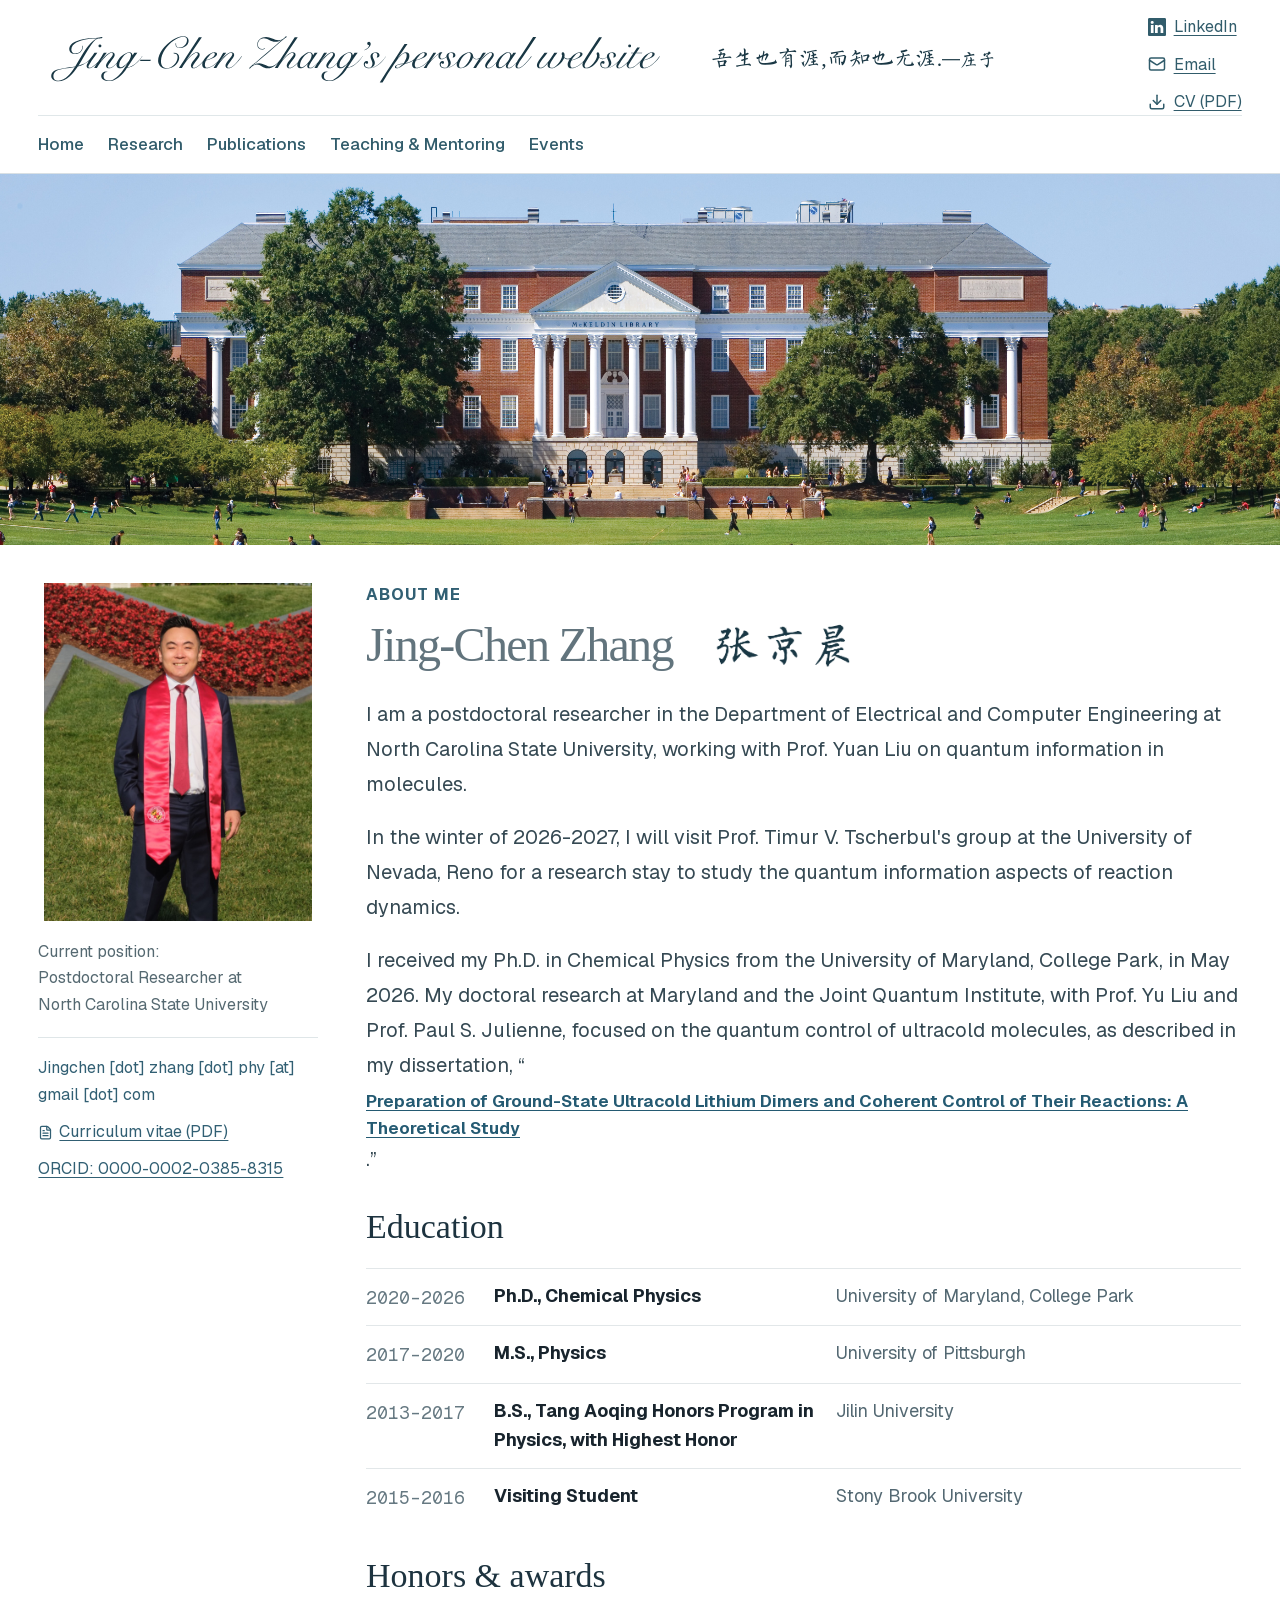
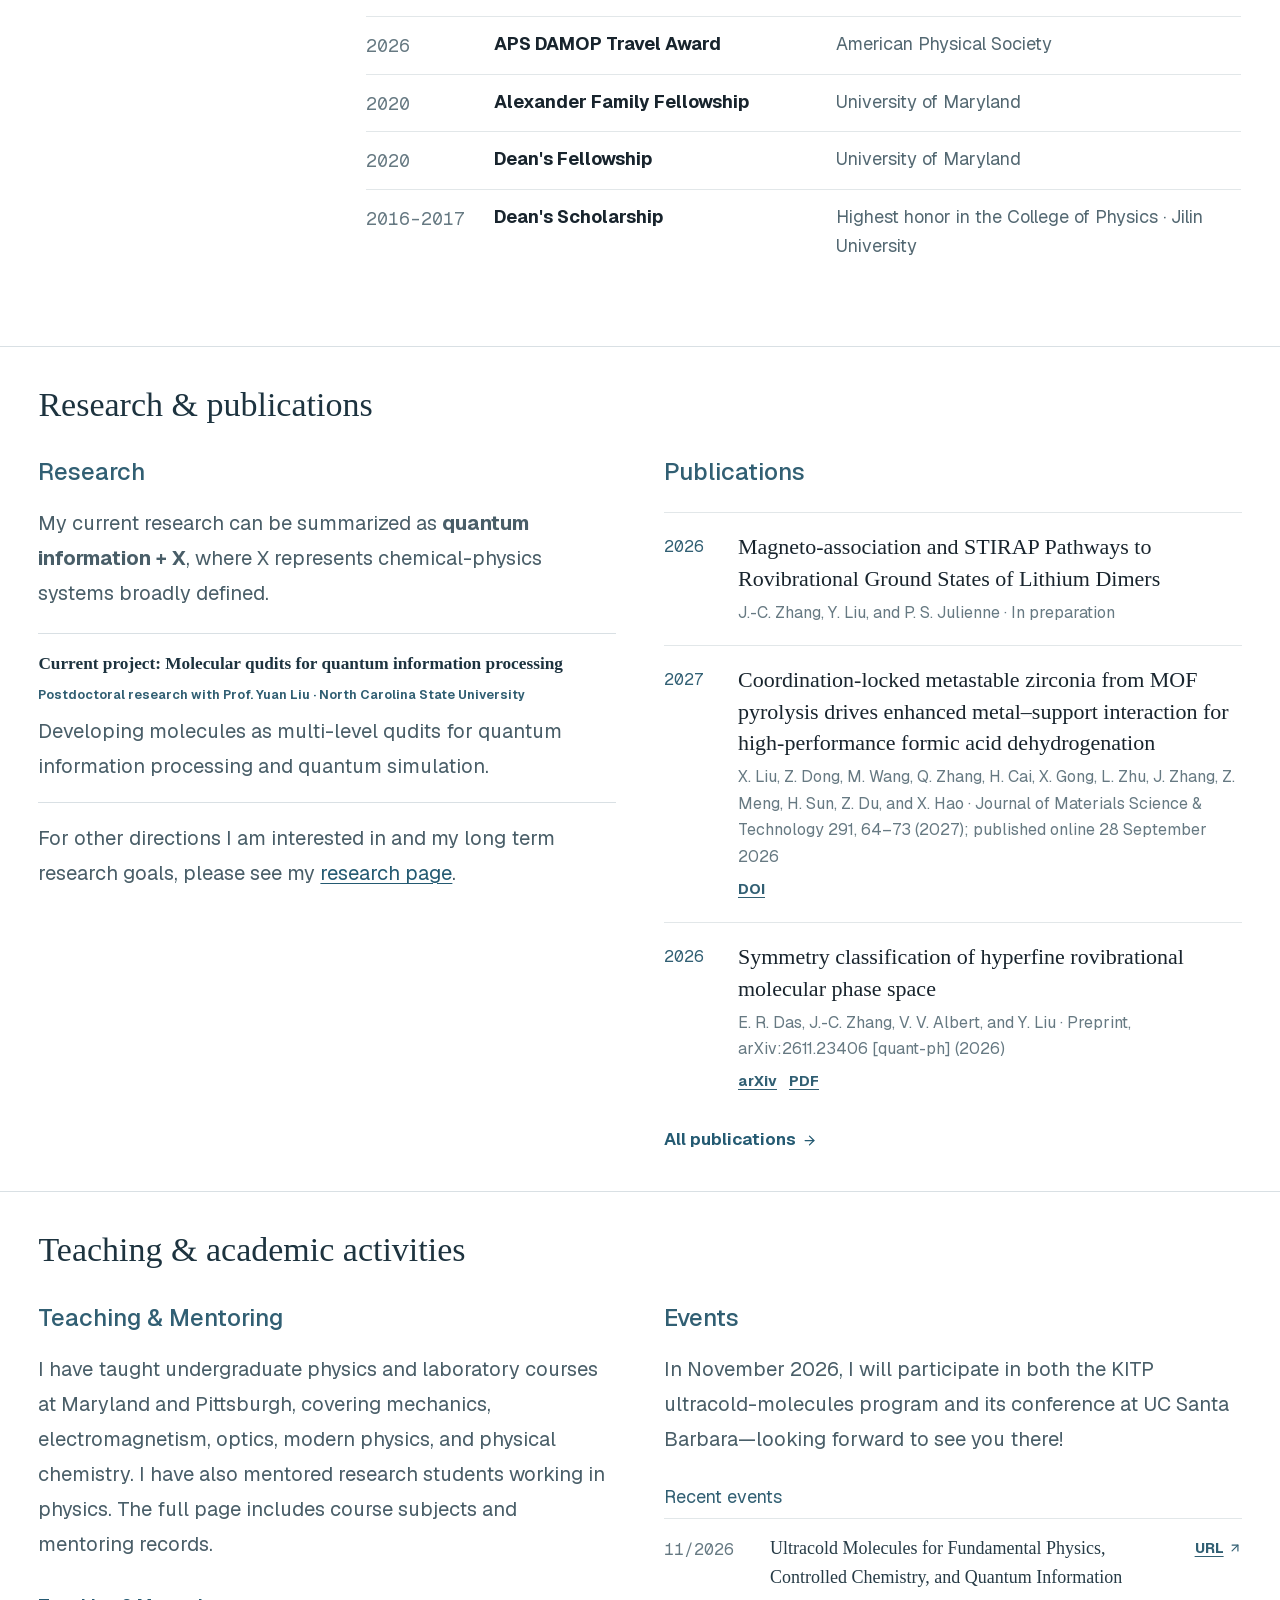
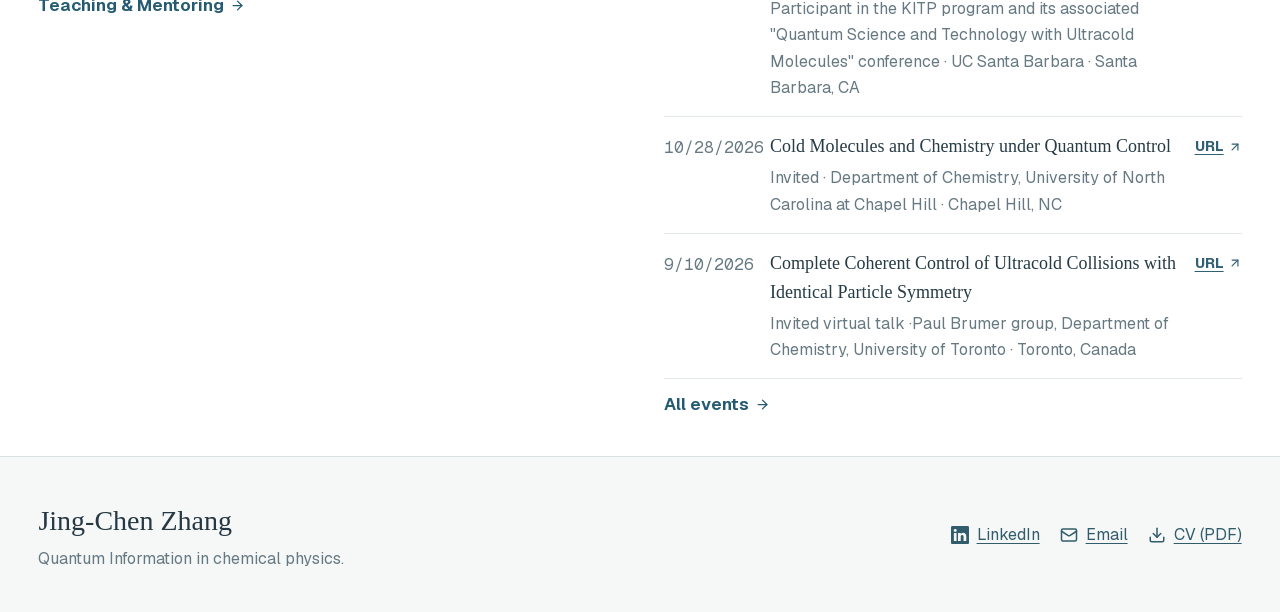
<file: index.html>
<!DOCTYPE html><html lang="en"><head><meta charSet="utf-8"/><meta name="viewport" content="width=device-width, initial-scale=1, viewport-fit=cover"/><link rel="preload" href="jingchen-personal-website-oneline.svg" as="image"/><link rel="preload" href="images/mckeldin-library-banner.jpg" as="image"/><link rel="preload" href="images/jingchen-zhang-portrait.jpg" as="image"/><link rel="preload" href="jingchen-zhang-liuti.png" as="image"/><link rel="stylesheet" href="_next/static/css/index.DDbt_9dZ.css" data-rsc-css-href="_next/static/css/index.DDbt_9dZ.css" data-precedence="vite-rsc/importer-resources"/><title>Jing-Chen Zhang&#x27;s personal website | 张京晨</title><meta name="description" content="Personal website of Jing-Chen Zhang (Jingchen Zhang, 张京晨), a postdoctoral researcher at NC State (NCSU) and Chemical Physics Ph.D. graduate of the University of Maryland (UMD)."/><meta name="author" content="Jing-Chen Zhang"/><link rel="author" href="https://jingchenzhang.com/"/><meta name="creator" content="Jing-Chen Zhang"/><meta property="og:title" content="Jing-Chen Zhang&#x27;s personal website | 张京晨"/><meta property="og:description" content="Personal website of Jing-Chen Zhang (Jingchen Zhang, 张京晨), a postdoctoral researcher at NC State (NCSU) and Chemical Physics Ph.D. graduate of the University of Maryland (UMD)."/><meta property="og:url" content="https://jingchenzhang.com"/><meta property="og:site_name" content="Jing-Chen Zhang&#x27;s personal website | 张京晨"/><meta property="og:type" content="website"/><meta property="og:image" content="https://jingchenzhang.com/images/mckeldin-library-banner.jpg"/><meta property="og:image:width" content="4992"/><meta property="og:image:height" content="2809"/><meta property="og:image:alt" content="Jing-Chen Zhang&#x27;s personal website | 张京晨"/><meta name="twitter:card" content="summary_large_image"/><meta name="twitter:title" content="Jing-Chen Zhang&#x27;s personal website | 张京晨"/><meta name="twitter:description" content="Personal website of Jing-Chen Zhang (Jingchen Zhang, 张京晨), a postdoctoral researcher at NC State (NCSU) and Chemical Physics Ph.D. graduate of the University of Maryland (UMD)."/><meta name="twitter:image" content="https://jingchenzhang.com/images/mckeldin-library-banner.jpg"/><link rel="icon" href="favicon.svg?v=jz"/>
<link rel="canonical" href="https://jingchenzhang.com/"/></head><body><main class="simple-site"><script type="application/ld+json">[{"@context":"https://schema.org","@type":"WebSite","@id":"https://jingchenzhang.com/#website","url":"https://jingchenzhang.com/","name":"Jing-Chen Zhang's personal website | 张京晨","alternateName":["Jing-Chen Zhang","Jingchen Zhang","张京晨"],"description":"Personal website of Jing-Chen Zhang (Jingchen Zhang, 张京晨), a postdoctoral researcher at NC State (NCSU) and Chemical Physics Ph.D. graduate of the University of Maryland (UMD).","publisher":{"@id":"https://jingchenzhang.com/#person"}},{"@context":"https://schema.org","@type":"ProfilePage","@id":"https://jingchenzhang.com/#profile","url":"https://jingchenzhang.com/","name":"Jing-Chen Zhang's personal website | 张京晨","description":"Personal website of Jing-Chen Zhang (Jingchen Zhang, 张京晨), a postdoctoral researcher at NC State (NCSU) and Chemical Physics Ph.D. graduate of the University of Maryland (UMD).","isPartOf":{"@id":"https://jingchenzhang.com/#website"},"mainEntity":{"@type":"Person","@id":"https://jingchenzhang.com/#person","name":"Jing-Chen Zhang","givenName":"Jing-Chen","familyName":"Zhang","alternateName":["张京晨","Jingchen Zhang","J.-C. Zhang"],"url":"https://jingchenzhang.com/","image":"https://jingchenzhang.com/images/jingchen-zhang-portrait.jpg","jobTitle":"Postdoctoral Researcher","description":"Personal website of Jing-Chen Zhang (Jingchen Zhang, 张京晨), a postdoctoral researcher at NC State (NCSU) and Chemical Physics Ph.D. graduate of the University of Maryland (UMD).","worksFor":{"@type":"CollegeOrUniversity","name":"North Carolina State University","alternateName":["NC State","NCSU"],"url":"https://www.ncsu.edu/"},"memberOf":{"@type":"ResearchOrganization","name":"QUEST Lab — Prof. Yuan Liu, North Carolina State University","url":"https://yuanliu.group/"},"alumniOf":[{"@type":"CollegeOrUniversity","name":"University of Maryland, College Park","alternateName":["University of Maryland","UMD"],"url":"https://www.umd.edu/"},{"@type":"CollegeOrUniversity","name":"University of Pittsburgh","url":"https://www.pitt.edu/"},{"@type":"CollegeOrUniversity","name":"Jilin University","url":"https://www.jlu.edu.cn/"}],"sameAs":["https://orcid.org/0000-0002-0385-8315","https://www.linkedin.com/in/jingchen-zhang","https://www.researchgate.net/profile/Jing-Chen-Zhang","https://engr.ncsu.edu/people/jzhan284/","https://quics.umd.edu/people/jing-chen-zhang","https://ipst.umd.edu/people/jingchen-zhang","https://github.com/JCZhang1"],"subjectOf":[{"@type":"WebPage","url":"https://yuanliu.group/people/#dr-jingchen-zhang"},{"@type":"WebPage","url":"https://blog.umd.edu/yuliu/group/"},{"@type":"WebPage","url":"https://umdphysics.umd.edu/people/graduate-students.html"}],"knowsAbout":["Molecular quantum information","Chemical reaction dynamics","Quantum control","Ultracold molecules","Nonequilibrium statistical mechanics"]}}]</script><header class="site-header"><div class="site-brand"><a class="wordmark" href="./" aria-label="Jing-Chen Zhang home"><img class="english-title-script" src="jingchen-personal-website-oneline.svg" width="760" height="74" alt="Jing-Chen Zhang&#x27;s personal website | 张京晨"/></a><p class="website-label visually-hidden">Jing-Chen Zhang&#x27;s personal website | 张京晨</p><p class="header-motto" lang="zh-Hans">吾生也有涯,而知也无涯.<cite>—庄子</cite></p></div><nav aria-label="Primary navigation"><a href="./">Home</a><a href="research/" data-nav-subject="research">Research</a><a href="publications/" data-nav-subject="publications">Publications</a><a href="teaching/" data-nav-subject="teaching">Teaching &amp; Mentoring</a><a href="talks/" data-nav-subject="talks">Events</a></nav><div class="header-social"><a class="contact-link" href="https://www.linkedin.com/in/jingchen-zhang" target="_blank" rel="noreferrer" aria-label="Jing-Chen Zhang on LinkedIn"><svg xmlns="http://www.w3.org/2000/svg" width="18" height="18" fill="currentColor" viewBox="0 0 16 16" aria-hidden="true" focusable="false"><path d="M0 1.146C0 .513.526 0 1.175 0h13.65C15.474 0 16 .513 16 1.146v13.708c0 .633-.526 1.146-1.175 1.146H1.175C.526 16 0 15.487 0 14.854zm4.943 12.248V6.169H2.542v7.225zm-1.2-8.212c.837 0 1.358-.554 1.358-1.248-.015-.709-.52-1.248-1.342-1.248S2.4 3.226 2.4 3.934c0 .694.521 1.248 1.327 1.248zm4.908 8.212V9.359c0-.216.016-.432.08-.586.173-.431.568-.878 1.232-.878.869 0 1.216.662 1.216 1.634v3.865h2.401V9.25c0-2.22-1.184-3.252-2.764-3.252-1.274 0-1.845.7-2.165 1.193v.025h-.016l.016-.025V6.169h-2.4c.03.678 0 7.225 0 7.225z"></path></svg><span>LinkedIn</span></a><a class="contact-link" href="mailto:jingchen.zhang.phy@gmail.com" aria-label="Email Jing-Chen Zhang"><svg xmlns="http://www.w3.org/2000/svg" width="18" height="18" viewBox="0 0 24 24" fill="none" stroke="currentColor" stroke-width="2" stroke-linecap="round" stroke-linejoin="round" class="lucide lucide-mail" aria-hidden="true"><path d="m22 7-8.991 5.727a2 2 0 0 1-2.009 0L2 7"></path><rect x="2" y="4" width="20" height="16" rx="2"></rect></svg><span>Email</span></a><a class="contact-link" href="Jing-Chen-Zhang-CV-2026.pdf" target="_blank" rel="noreferrer" aria-label="Jing-Chen Zhang&#x27;s CV (PDF)"><svg xmlns="http://www.w3.org/2000/svg" width="18" height="18" viewBox="0 0 24 24" fill="none" stroke="currentColor" stroke-width="2" stroke-linecap="round" stroke-linejoin="round" class="lucide lucide-download" aria-hidden="true"><path d="M12 15V3"></path><path d="M21 15v4a2 2 0 0 1-2 2H5a2 2 0 0 1-2-2v-4"></path><path d="m7 10 5 5 5-5"></path></svg><span>CV (PDF)</span></a></div></header><div class="home-panorama-frame"><img class="home-panorama-image" src="images/mckeldin-library-banner.jpg" alt="McKeldin Library and the fountain-lined lawn at the University of Maryland, College Park" style="object-position:center 24%" width="4992" height="2809"/></div><section class="profile-intro content-width"><aside class="profile-sidebar" aria-label="Profile and contact"><img class="profile-portrait" src="images/jingchen-zhang-portrait.jpg" width="640" height="800" alt="Jing-Chen Zhang at the University of Maryland on graduation day"/><p>Current position: <br/>Postdoctoral Researcher at<br/>North Carolina State University</p><div class="sidebar-links"><p id="contact-email" class="protected-email">Jingchen [dot] zhang [dot] phy [at] gmail [dot] com</p><a href="Jing-Chen-Zhang-CV-2026.pdf" target="_blank" rel="noreferrer"><svg xmlns="http://www.w3.org/2000/svg" width="15" height="15" viewBox="0 0 24 24" fill="none" stroke="currentColor" stroke-width="2" stroke-linecap="round" stroke-linejoin="round" class="lucide lucide-file-text" aria-hidden="true"><path d="M6 22a2 2 0 0 1-2-2V4a2 2 0 0 1 2-2h8a2.4 2.4 0 0 1 1.704.706l3.588 3.588A2.4 2.4 0 0 1 20 8v12a2 2 0 0 1-2 2z"></path><path d="M14 2v5a1 1 0 0 0 1 1h5"></path><path d="M10 9H8"></path><path d="M16 13H8"></path><path d="M16 17H8"></path></svg> Curriculum vitae (PDF)</a><a href="https://orcid.org/0000-0002-0385-8315" target="_blank" rel="noreferrer">ORCID: 0000-0002-0385-8315</a></div></aside><div class="profile-copy"><p class="simple-kicker">About me</p><h1 class="profile-name"><span class="english-name">Jing-Chen Zhang</span><img class="intro-name-calligraphy" src="jingchen-zhang-liuti.png" width="190" height="48" alt="张京晨" lang="zh-Hans"/></h1><p>I am a postdoctoral researcher in the Department of Electrical and Computer Engineering at North Carolina State University, working with Prof. Yuan Liu on quantum information in molecules.</p><p>In the winter of 2026-2027, I will visit Prof. Timur V. Tscherbul&#x27;s group at the University of Nevada, Reno for a research stay to study the quantum information aspects of reaction dynamics.</p><p>I received my Ph.D. in Chemical Physics from the University of Maryland, College Park, in May 2026. My doctoral research at Maryland and the Joint Quantum Institute, with Prof. Yu Liu and Prof. Paul S. Julienne, focused on the quantum control of ultracold molecules, as described in my dissertation, “<a class="text-link" href="https://doi.org/10.13016/qkqz-cdyf">Preparation of Ground-State Ultracold Lithium Dimers and Coherent Control of Their Reactions: A Theoretical Study</a>.”</p><section class="home-education" aria-labelledby="home-education-heading"><h2 id="home-education-heading">Education</h2><div class="education-list"><div class="education-row"><time>2020–2026</time><strong>Ph.D., Chemical Physics</strong><span>University of Maryland, College Park</span></div><div class="education-row"><time>2017–2020</time><strong>M.S., Physics</strong><span>University of Pittsburgh</span></div><div class="education-row"><time>2013–2017</time><strong>B.S., Tang Aoqing Honors Program in Physics, with Highest Honor</strong><span>Jilin University</span></div><div class="education-row"><time>2015–2016</time><strong>Visiting Student</strong><span>Stony Brook University</span></div></div></section><section class="home-education" aria-labelledby="home-awards-heading"><h2 id="home-awards-heading">Honors &amp; awards</h2><div class="education-list"><div class="education-row"><time>2026</time><strong>APS DAMOP Travel Award</strong><span>American Physical Society</span></div><div class="education-row"><time>2020</time><strong>Alexander Family Fellowship</strong><span>University of Maryland</span></div><div class="education-row"><time>2020</time><strong>Dean&#x27;s Fellowship</strong><span>University of Maryland</span></div><div class="education-row"><time>2016–2017</time><strong>Dean&#x27;s Scholarship</strong><span>Highest honor in the College of Physics · Jilin University</span></div></div></section></div></section><section class="home-section home-group content-width"><h2>Research &amp; publications</h2><div class="home-group-content"><div class="home-summary home-group-subject" data-home-subject="research"><h3 id="research-heading"><a href="research/">Research</a></h3><p>My current research can be summarized as <strong>quantum information + X</strong>, where X represents chemical-physics systems broadly defined.</p><div class="home-research-projects"><article><h4>Current project: Molecular qudits for quantum information processing</h4><p class="home-project-context">Postdoctoral research with Prof. Yuan Liu · North Carolina State University</p><p>Developing molecules as multi-level qudits for quantum information processing and quantum simulation.</p></article></div><p>For other directions I am interested in and my long term research goals, please see my <a href="research/" class="research-page-link">research page</a>.</p></div><div class="home-summary home-group-subject" data-home-subject="publications"><h3 id="publications-heading"><a href="publications/">Publications</a></h3><div class="simple-publications"><article><time>2026</time><div><h3>Magneto-association and STIRAP Pathways to Rovibrational Ground States of Lithium Dimers</h3><p>J.-C. Zhang, Y. Liu, and P. S. Julienne<!-- --> · <!-- -->In preparation</p></div></article><article><time>2027</time><div><h3>Coordination-locked metastable zirconia from MOF pyrolysis drives enhanced metal–support interaction for high-performance formic acid dehydrogenation</h3><p>X. Liu, Z. Dong, M. Wang, Q. Zhang, H. Cai, X. Gong, L. Zhu, J. Zhang, Z. Meng, H. Sun, Z. Du, and X. Hao<!-- --> · <!-- -->Journal of Materials Science &amp; Technology 291, 64–73 (2027); published online 28 September 2026</p><a href="https://doi.org/10.1016/j.jmst.2026.09.040" target="_blank" rel="noreferrer">DOI</a></div></article><article><time>2026</time><div><h3>Symmetry classification of hyperfine rovibrational molecular phase space</h3><p>E. R. Das, J.-C. Zhang, V. V. Albert, and Y. Liu<!-- --> · <!-- -->Preprint, arXiv:2611.23406 [quant-ph] (2026)</p><a href="https://arxiv.org/abs/2611.23406" target="_blank" rel="noreferrer">arXiv</a><a href="https://arxiv.org/pdf/2611.23406" target="_blank" rel="noreferrer">PDF</a></div></article></div><a class="text-link section-more" href="publications/">All publications<svg xmlns="http://www.w3.org/2000/svg" width="15" height="15" viewBox="0 0 24 24" fill="none" stroke="currentColor" stroke-width="2" stroke-linecap="round" stroke-linejoin="round" class="lucide lucide-arrow-right" aria-hidden="true"><path d="M5 12h14"></path><path d="m12 5 7 7-7 7"></path></svg></a></div></div></section><section class="home-section home-group content-width"><h2>Teaching &amp; academic activities</h2><div class="home-group-content"><div class="home-summary home-group-subject" data-home-subject="teaching"><h3 id="teaching-heading"><a href="teaching/">Teaching &amp; Mentoring</a></h3><p>I have taught undergraduate physics and laboratory courses at Maryland and Pittsburgh, covering mechanics, electromagnetism, optics, modern physics, and physical chemistry. I have also mentored research students working in physics. The full page includes course subjects and mentoring records.</p><a class="text-link section-more" href="teaching/">Teaching &amp; Mentoring<svg xmlns="http://www.w3.org/2000/svg" width="15" height="15" viewBox="0 0 24 24" fill="none" stroke="currentColor" stroke-width="2" stroke-linecap="round" stroke-linejoin="round" class="lucide lucide-arrow-right" aria-hidden="true"><path d="M5 12h14"></path><path d="m12 5 7 7-7 7"></path></svg></a></div><div class="home-summary home-group-subject" data-home-subject="talks"><h3 id="activities-heading"><a href="talks/">Events</a></h3><p>In November 2026, I will participate in both the KITP ultracold-molecules program and its conference at UC Santa Barbara—looking forward to see you there!</p><section class="home-activity-block" aria-labelledby="home-talks-heading"><h4 id="home-talks-heading">Recent events</h4><div class="activity-list"><article class="activity-row"><time>11/2026</time><div><strong>Ultracold Molecules for Fundamental Physics, Controlled Chemistry, and Quantum Information</strong><small>Participant in the KITP program and its associated &quot;Quantum Science and Technology with Ultracold Molecules&quot; conference · UC Santa Barbara · Santa Barbara, CA</small></div><a class="activity-url" href="https://www.kitp.ucsb.edu/activities/ultracold-c26" target="_blank" rel="noreferrer" aria-label="Open URL for Ultracold Molecules for Fundamental Physics, Controlled Chemistry, and Quantum Information">URL <svg xmlns="http://www.w3.org/2000/svg" width="14" height="14" viewBox="0 0 24 24" fill="none" stroke="currentColor" stroke-width="2" stroke-linecap="round" stroke-linejoin="round" class="lucide lucide-arrow-up-right" aria-hidden="true"><path d="M7 7h10v10"></path><path d="M7 17 17 7"></path></svg></a></article><article class="activity-row"><time>10/28/2026</time><div><strong>Cold Molecules and Chemistry under Quantum Control</strong><small>Invited · Department of Chemistry, University of North Carolina at Chapel Hill · Chapel Hill, NC</small></div><a class="activity-url" href="https://chem.unc.edu/event/physical-chem-781-guest-speaker-jingchen-zhang/" target="_blank" rel="noreferrer" aria-label="Open URL for Cold Molecules and Chemistry under Quantum Control">URL <svg xmlns="http://www.w3.org/2000/svg" width="14" height="14" viewBox="0 0 24 24" fill="none" stroke="currentColor" stroke-width="2" stroke-linecap="round" stroke-linejoin="round" class="lucide lucide-arrow-up-right" aria-hidden="true"><path d="M7 7h10v10"></path><path d="M7 17 17 7"></path></svg></a></article><article class="activity-row"><time>9/10/2026</time><div><strong>Complete Coherent Control of Ultracold Collisions with Identical Particle Symmetry</strong><small>Invited virtual talk ·Paul Brumer group, Department of Chemistry, University of Toronto · Toronto, Canada</small></div><a class="activity-url" href="https://www.chemistry.utoronto.ca/people/directories/all-faculty/paul-brumer" target="_blank" rel="noreferrer" aria-label="Open URL for Complete Coherent Control of Ultracold Collisions with Identical Particle Symmetry">URL <svg xmlns="http://www.w3.org/2000/svg" width="14" height="14" viewBox="0 0 24 24" fill="none" stroke="currentColor" stroke-width="2" stroke-linecap="round" stroke-linejoin="round" class="lucide lucide-arrow-up-right" aria-hidden="true"><path d="M7 7h10v10"></path><path d="M7 17 17 7"></path></svg></a></article></div></section><a class="text-link section-more" href="talks/">All events<svg xmlns="http://www.w3.org/2000/svg" width="15" height="15" viewBox="0 0 24 24" fill="none" stroke="currentColor" stroke-width="2" stroke-linecap="round" stroke-linejoin="round" class="lucide lucide-arrow-right" aria-hidden="true"><path d="M5 12h14"></path><path d="m12 5 7 7-7 7"></path></svg></a></div></div></section><footer><div><strong>Jing-Chen Zhang</strong><span>Quantum Information in chemical physics.</span></div><div class="footer-links"><a class="contact-link" href="https://www.linkedin.com/in/jingchen-zhang" target="_blank" rel="noreferrer" aria-label="Jing-Chen Zhang on LinkedIn"><svg xmlns="http://www.w3.org/2000/svg" width="18" height="18" fill="currentColor" viewBox="0 0 16 16" aria-hidden="true" focusable="false"><path d="M0 1.146C0 .513.526 0 1.175 0h13.65C15.474 0 16 .513 16 1.146v13.708c0 .633-.526 1.146-1.175 1.146H1.175C.526 16 0 15.487 0 14.854zm4.943 12.248V6.169H2.542v7.225zm-1.2-8.212c.837 0 1.358-.554 1.358-1.248-.015-.709-.52-1.248-1.342-1.248S2.4 3.226 2.4 3.934c0 .694.521 1.248 1.327 1.248zm4.908 8.212V9.359c0-.216.016-.432.08-.586.173-.431.568-.878 1.232-.878.869 0 1.216.662 1.216 1.634v3.865h2.401V9.25c0-2.22-1.184-3.252-2.764-3.252-1.274 0-1.845.7-2.165 1.193v.025h-.016l.016-.025V6.169h-2.4c.03.678 0 7.225 0 7.225z"></path></svg><span>LinkedIn</span></a><a class="contact-link" href="mailto:jingchen.zhang.phy@gmail.com" aria-label="Email Jing-Chen Zhang"><svg xmlns="http://www.w3.org/2000/svg" width="18" height="18" viewBox="0 0 24 24" fill="none" stroke="currentColor" stroke-width="2" stroke-linecap="round" stroke-linejoin="round" class="lucide lucide-mail" aria-hidden="true"><path d="m22 7-8.991 5.727a2 2 0 0 1-2.009 0L2 7"></path><rect x="2" y="4" width="20" height="16" rx="2"></rect></svg><span>Email</span></a><a class="contact-link" href="Jing-Chen-Zhang-CV-2026.pdf" target="_blank" rel="noreferrer" aria-label="Jing-Chen Zhang&#x27;s CV (PDF)"><svg xmlns="http://www.w3.org/2000/svg" width="18" height="18" viewBox="0 0 24 24" fill="none" stroke="currentColor" stroke-width="2" stroke-linecap="round" stroke-linejoin="round" class="lucide lucide-download" aria-hidden="true"><path d="M12 15V3"></path><path d="M21 15v4a2 2 0 0 1-2 2H5a2 2 0 0 1-2-2v-4"></path><path d="m7 10 5 5 5-5"></path></svg><span>CV (PDF)</span></a></div></footer></main><script data-owner-analytics type="module" src="https://static.cloudflareinsights.com/beacon.min.js" data-cf-beacon='{"token":"21d9a593dcea431090efbbdfda2f0b38"}'></script></body></html>
</file>
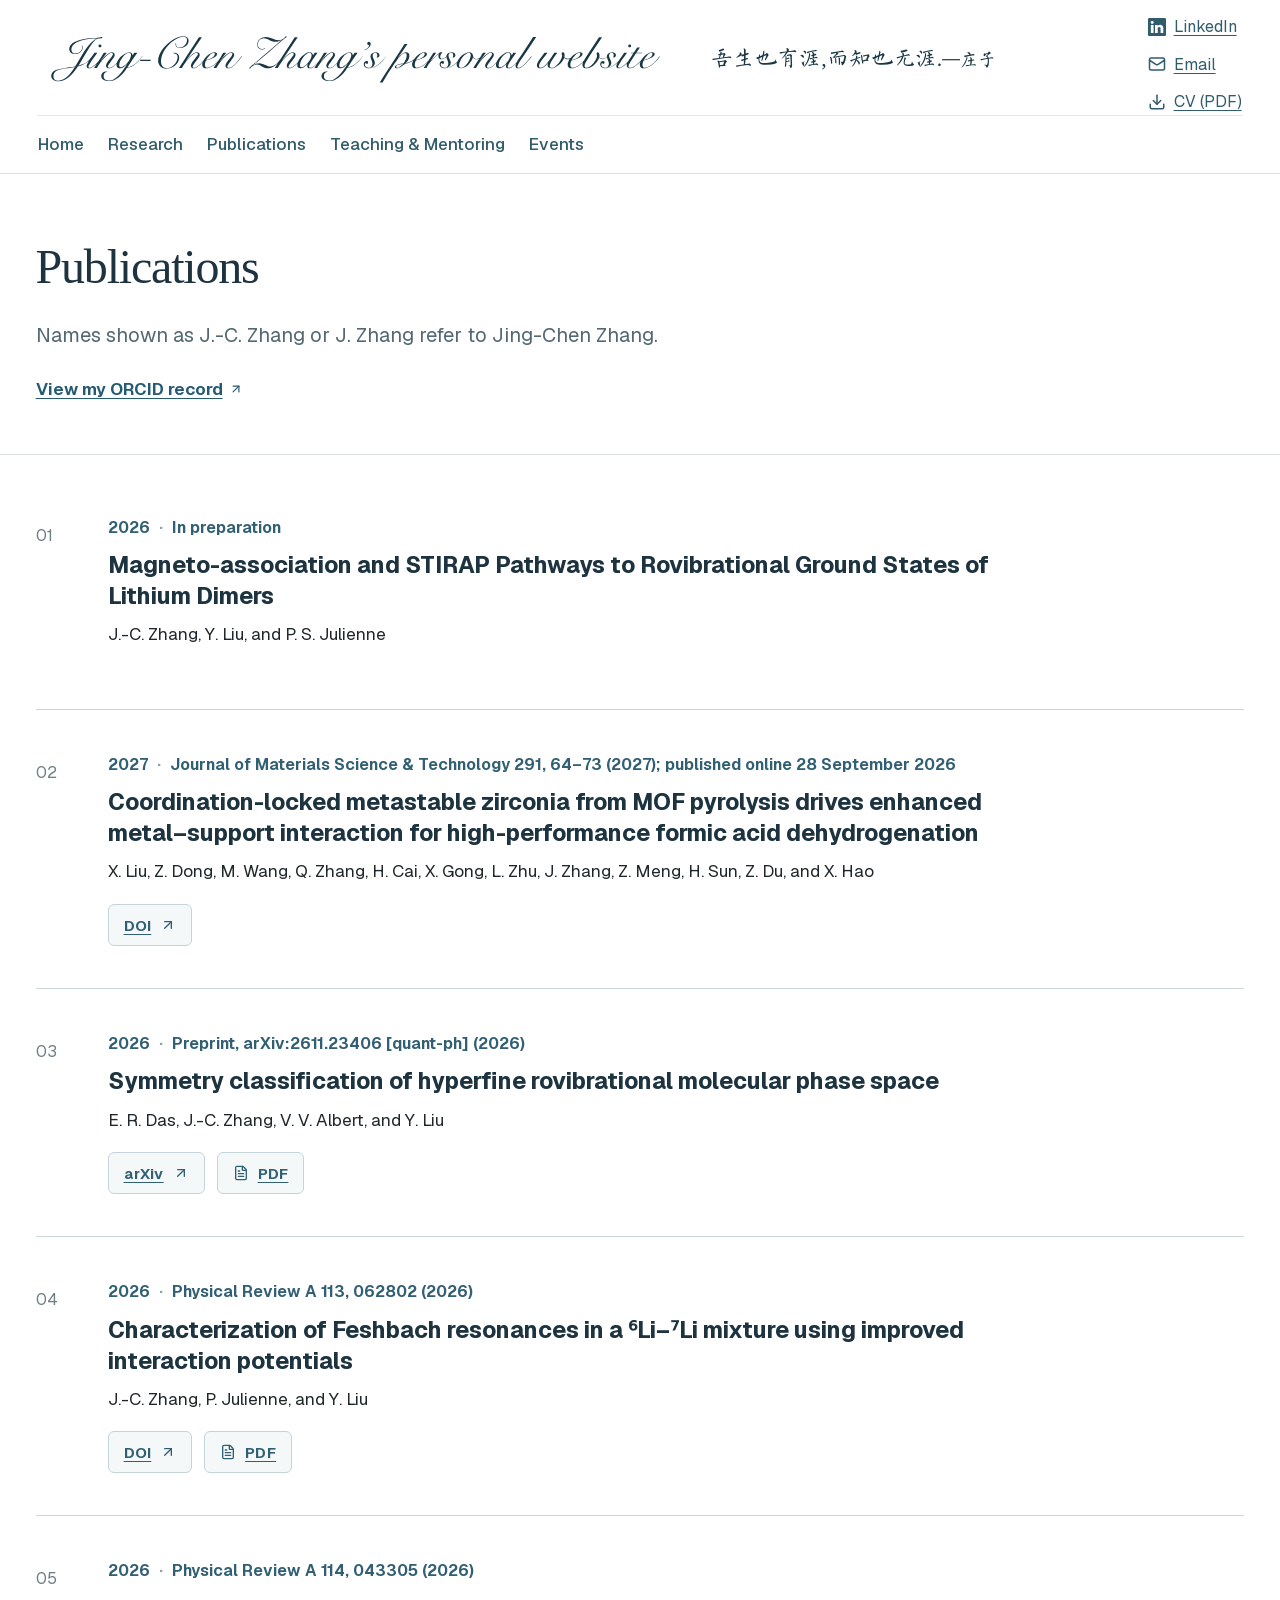
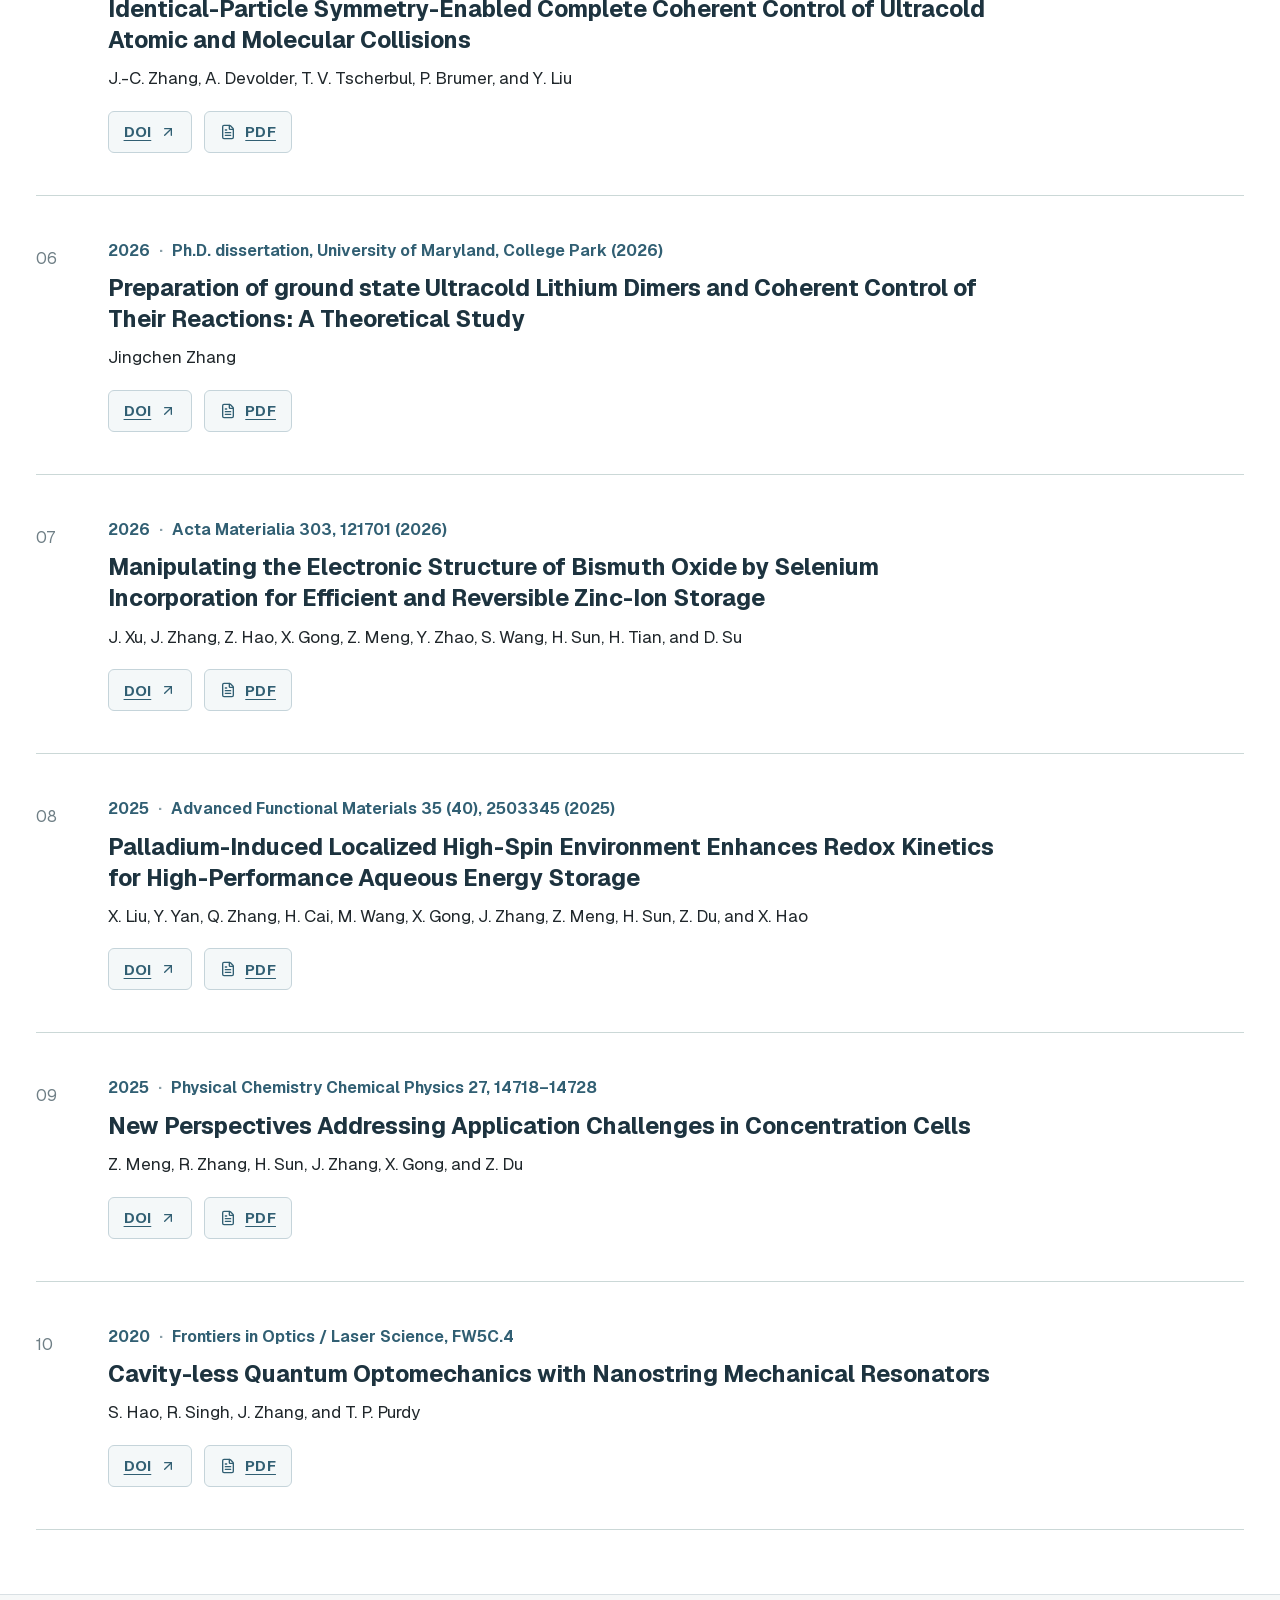
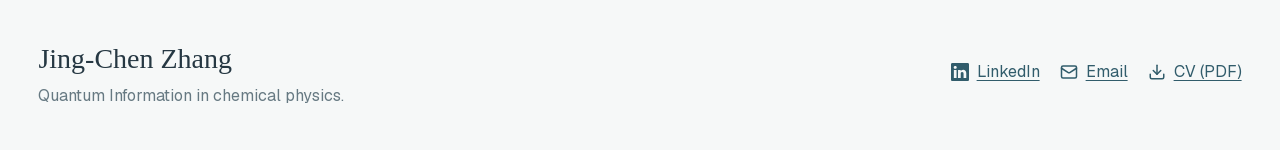
<file: publications/index.html>
<!DOCTYPE html><html lang="en"><head><meta charSet="utf-8"/><meta name="viewport" content="width=device-width, initial-scale=1, viewport-fit=cover"/><link rel="preload" href="../jingchen-personal-website-oneline.svg" as="image"/><link rel="stylesheet" href="../_next/static/css/index.DDbt_9dZ.css" data-rsc-css-href="../_next/static/css/index.DDbt_9dZ.css" data-precedence="vite-rsc/importer-resources"/><title>Publications · Jing-Chen Zhang</title><meta name="description" content="Personal website of Jing-Chen Zhang (Jingchen Zhang, 张京晨), a postdoctoral researcher at NC State (NCSU) and Chemical Physics Ph.D. graduate of the University of Maryland (UMD)."/><meta name="author" content="Jing-Chen Zhang"/><link rel="author" href="https://jingchenzhang.com/"/><meta name="creator" content="Jing-Chen Zhang"/><meta property="og:title" content="Jing-Chen Zhang&#x27;s personal website | 张京晨"/><meta property="og:description" content="Personal website of Jing-Chen Zhang (Jingchen Zhang, 张京晨), a postdoctoral researcher at NC State (NCSU) and Chemical Physics Ph.D. graduate of the University of Maryland (UMD)."/><meta property="og:url" content="https://jingchenzhang.com"/><meta property="og:site_name" content="Jing-Chen Zhang&#x27;s personal website | 张京晨"/><meta property="og:type" content="website"/><meta property="og:image" content="https://jingchenzhang.com/images/mckeldin-library-banner.jpg"/><meta property="og:image:width" content="4992"/><meta property="og:image:height" content="2809"/><meta property="og:image:alt" content="Jing-Chen Zhang&#x27;s personal website | 张京晨"/><meta name="twitter:card" content="summary_large_image"/><meta name="twitter:title" content="Jing-Chen Zhang&#x27;s personal website | 张京晨"/><meta name="twitter:description" content="Personal website of Jing-Chen Zhang (Jingchen Zhang, 张京晨), a postdoctoral researcher at NC State (NCSU) and Chemical Physics Ph.D. graduate of the University of Maryland (UMD)."/><meta name="twitter:image" content="https://jingchenzhang.com/images/mckeldin-library-banner.jpg"/><link rel="icon" href="../favicon.svg?v=jz"/>
<link rel="canonical" href="https://jingchenzhang.com/publications/"/></head><body><main class="publications-page"><header class="site-header"><div class="site-brand"><a class="wordmark" href="../" aria-label="Jing-Chen Zhang home"><img class="english-title-script" src="../jingchen-personal-website-oneline.svg" width="760" height="74" alt="Jing-Chen Zhang&#x27;s personal website | 张京晨"/></a><p class="website-label visually-hidden">Jing-Chen Zhang&#x27;s personal website | 张京晨</p><p class="header-motto" lang="zh-Hans">吾生也有涯,而知也无涯.<cite>—庄子</cite></p></div><nav aria-label="Primary navigation"><a href="../">Home</a><a href="../research/" data-nav-subject="research">Research</a><a href="./" data-nav-subject="publications">Publications</a><a href="../teaching/" data-nav-subject="teaching">Teaching &amp; Mentoring</a><a href="../talks/" data-nav-subject="talks">Events</a></nav><div class="header-social"><a class="contact-link" href="https://www.linkedin.com/in/jingchen-zhang" target="_blank" rel="noreferrer" aria-label="Jing-Chen Zhang on LinkedIn"><svg xmlns="http://www.w3.org/2000/svg" width="18" height="18" fill="currentColor" viewBox="0 0 16 16" aria-hidden="true" focusable="false"><path d="M0 1.146C0 .513.526 0 1.175 0h13.65C15.474 0 16 .513 16 1.146v13.708c0 .633-.526 1.146-1.175 1.146H1.175C.526 16 0 15.487 0 14.854zm4.943 12.248V6.169H2.542v7.225zm-1.2-8.212c.837 0 1.358-.554 1.358-1.248-.015-.709-.52-1.248-1.342-1.248S2.4 3.226 2.4 3.934c0 .694.521 1.248 1.327 1.248zm4.908 8.212V9.359c0-.216.016-.432.08-.586.173-.431.568-.878 1.232-.878.869 0 1.216.662 1.216 1.634v3.865h2.401V9.25c0-2.22-1.184-3.252-2.764-3.252-1.274 0-1.845.7-2.165 1.193v.025h-.016l.016-.025V6.169h-2.4c.03.678 0 7.225 0 7.225z"></path></svg><span>LinkedIn</span></a><a class="contact-link" href="mailto:jingchen.zhang.phy@gmail.com" aria-label="Email Jing-Chen Zhang"><svg xmlns="http://www.w3.org/2000/svg" width="18" height="18" viewBox="0 0 24 24" fill="none" stroke="currentColor" stroke-width="2" stroke-linecap="round" stroke-linejoin="round" class="lucide lucide-mail" aria-hidden="true"><path d="m22 7-8.991 5.727a2 2 0 0 1-2.009 0L2 7"></path><rect x="2" y="4" width="20" height="16" rx="2"></rect></svg><span>Email</span></a><a class="contact-link" href="../Jing-Chen-Zhang-CV-2026.pdf" target="_blank" rel="noreferrer" aria-label="Jing-Chen Zhang&#x27;s CV (PDF)"><svg xmlns="http://www.w3.org/2000/svg" width="18" height="18" viewBox="0 0 24 24" fill="none" stroke="currentColor" stroke-width="2" stroke-linecap="round" stroke-linejoin="round" class="lucide lucide-download" aria-hidden="true"><path d="M12 15V3"></path><path d="M21 15v4a2 2 0 0 1-2 2H5a2 2 0 0 1-2-2v-4"></path><path d="m7 10 5 5 5-5"></path></svg><span>CV (PDF)</span></a></div></header><section class="publications-intro content-width"><h1>Publications</h1><p>Names shown as J.-C. Zhang or J. Zhang refer to Jing-Chen Zhang.</p><p><a class="text-link" href="https://orcid.org/0000-0002-0385-8315" target="_blank" rel="noreferrer">View my ORCID record <svg xmlns="http://www.w3.org/2000/svg" width="14" height="14" viewBox="0 0 24 24" fill="none" stroke="currentColor" stroke-width="2" stroke-linecap="round" stroke-linejoin="round" class="lucide lucide-arrow-up-right" aria-hidden="true"><path d="M7 7h10v10"></path><path d="M7 17 17 7"></path></svg></a></p></section><section class="publication-list content-width"><article class="publication-row"><div class="publication-number">01</div><div><div class="publication-meta"><span>2026</span><span>In preparation</span></div><h2>Magneto-association and STIRAP Pathways to Rovibrational Ground States of Lithium Dimers</h2><p>J.-C. Zhang, Y. Liu, and P. S. Julienne</p><div class="publication-links"></div></div></article><article class="publication-row"><div class="publication-number">02</div><div><div class="publication-meta"><span>2027</span><span>Journal of Materials Science &amp; Technology 291, 64–73 (2027); published online 28 September 2026</span></div><h2>Coordination-locked metastable zirconia from MOF pyrolysis drives enhanced metal–support interaction for high-performance formic acid dehydrogenation</h2><p>X. Liu, Z. Dong, M. Wang, Q. Zhang, H. Cai, X. Gong, L. Zhu, J. Zhang, Z. Meng, H. Sun, Z. Du, and X. Hao</p><div class="publication-links"><a href="https://doi.org/10.1016/j.jmst.2026.09.040" target="_blank" rel="noreferrer">DOI<!-- --> <svg xmlns="http://www.w3.org/2000/svg" width="14" height="14" viewBox="0 0 24 24" fill="none" stroke="currentColor" stroke-width="2" stroke-linecap="round" stroke-linejoin="round" class="lucide lucide-arrow-up-right" aria-hidden="true"><path d="M7 7h10v10"></path><path d="M7 17 17 7"></path></svg></a></div></div></article><article class="publication-row"><div class="publication-number">03</div><div><div class="publication-meta"><span>2026</span><span>Preprint, arXiv:2611.23406 [quant-ph] (2026)</span></div><h2>Symmetry classification of hyperfine rovibrational molecular phase space</h2><p>E. R. Das, J.-C. Zhang, V. V. Albert, and Y. Liu</p><div class="publication-links"><a href="https://arxiv.org/abs/2611.23406" target="_blank" rel="noreferrer">arXiv<!-- --> <svg xmlns="http://www.w3.org/2000/svg" width="14" height="14" viewBox="0 0 24 24" fill="none" stroke="currentColor" stroke-width="2" stroke-linecap="round" stroke-linejoin="round" class="lucide lucide-arrow-up-right" aria-hidden="true"><path d="M7 7h10v10"></path><path d="M7 17 17 7"></path></svg></a><a href="https://arxiv.org/pdf/2611.23406" target="_blank" rel="noreferrer"><svg xmlns="http://www.w3.org/2000/svg" width="16" height="16" viewBox="0 0 24 24" fill="none" stroke="currentColor" stroke-width="2" stroke-linecap="round" stroke-linejoin="round" class="lucide lucide-file-text" aria-hidden="true"><path d="M6 22a2 2 0 0 1-2-2V4a2 2 0 0 1 2-2h8a2.4 2.4 0 0 1 1.704.706l3.588 3.588A2.4 2.4 0 0 1 20 8v12a2 2 0 0 1-2 2z"></path><path d="M14 2v5a1 1 0 0 0 1 1h5"></path><path d="M10 9H8"></path><path d="M16 13H8"></path><path d="M16 17H8"></path></svg> PDF</a></div></div></article><article class="publication-row"><div class="publication-number">04</div><div><div class="publication-meta"><span>2026</span><span>Physical Review A 113, 062802 (2026)</span></div><h2>Characterization of Feshbach resonances in a ⁶Li–⁷Li mixture using improved interaction potentials</h2><p>J.-C. Zhang, P. Julienne, and Y. Liu</p><div class="publication-links"><a href="https://doi.org/10.1103/p3bm-rpcb" target="_blank" rel="noreferrer">DOI<!-- --> <svg xmlns="http://www.w3.org/2000/svg" width="14" height="14" viewBox="0 0 24 24" fill="none" stroke="currentColor" stroke-width="2" stroke-linecap="round" stroke-linejoin="round" class="lucide lucide-arrow-up-right" aria-hidden="true"><path d="M7 7h10v10"></path><path d="M7 17 17 7"></path></svg></a><a href="../papers/zhang-2026-feshbach-resonances.pdf" target="_blank" rel="noreferrer"><svg xmlns="http://www.w3.org/2000/svg" width="16" height="16" viewBox="0 0 24 24" fill="none" stroke="currentColor" stroke-width="2" stroke-linecap="round" stroke-linejoin="round" class="lucide lucide-file-text" aria-hidden="true"><path d="M6 22a2 2 0 0 1-2-2V4a2 2 0 0 1 2-2h8a2.4 2.4 0 0 1 1.704.706l3.588 3.588A2.4 2.4 0 0 1 20 8v12a2 2 0 0 1-2 2z"></path><path d="M14 2v5a1 1 0 0 0 1 1h5"></path><path d="M10 9H8"></path><path d="M16 13H8"></path><path d="M16 17H8"></path></svg> PDF</a></div></div></article><article class="publication-row"><div class="publication-number">05</div><div><div class="publication-meta"><span>2026</span><span>Physical Review A 114, 043305 (2026)</span></div><h2>Identical-Particle Symmetry-Enabled Complete Coherent Control of Ultracold Atomic and Molecular Collisions</h2><p>J.-C. Zhang, A. Devolder, T. V. Tscherbul, P. Brumer, and Y. Liu</p><div class="publication-links"><a href="https://doi.org/10.1103/1mcm-jmnx" target="_blank" rel="noreferrer">DOI<!-- --> <svg xmlns="http://www.w3.org/2000/svg" width="14" height="14" viewBox="0 0 24 24" fill="none" stroke="currentColor" stroke-width="2" stroke-linecap="round" stroke-linejoin="round" class="lucide lucide-arrow-up-right" aria-hidden="true"><path d="M7 7h10v10"></path><path d="M7 17 17 7"></path></svg></a><a href="../papers/zhang-2026-coherent-control.pdf" target="_blank" rel="noreferrer"><svg xmlns="http://www.w3.org/2000/svg" width="16" height="16" viewBox="0 0 24 24" fill="none" stroke="currentColor" stroke-width="2" stroke-linecap="round" stroke-linejoin="round" class="lucide lucide-file-text" aria-hidden="true"><path d="M6 22a2 2 0 0 1-2-2V4a2 2 0 0 1 2-2h8a2.4 2.4 0 0 1 1.704.706l3.588 3.588A2.4 2.4 0 0 1 20 8v12a2 2 0 0 1-2 2z"></path><path d="M14 2v5a1 1 0 0 0 1 1h5"></path><path d="M10 9H8"></path><path d="M16 13H8"></path><path d="M16 17H8"></path></svg> PDF</a></div></div></article><article class="publication-row"><div class="publication-number">06</div><div><div class="publication-meta"><span>2026</span><span>Ph.D. dissertation, University of Maryland, College Park (2026)</span></div><h2>Preparation of ground state Ultracold Lithium Dimers and Coherent Control of Their Reactions: A Theoretical Study</h2><p>Jingchen Zhang</p><div class="publication-links"><a href="https://doi.org/10.13016/qkqz-cdyf" target="_blank" rel="noreferrer">DOI<!-- --> <svg xmlns="http://www.w3.org/2000/svg" width="14" height="14" viewBox="0 0 24 24" fill="none" stroke="currentColor" stroke-width="2" stroke-linecap="round" stroke-linejoin="round" class="lucide lucide-arrow-up-right" aria-hidden="true"><path d="M7 7h10v10"></path><path d="M7 17 17 7"></path></svg></a><a href="https://drum.lib.umd.edu/bitstreams/e4859c48-3fc2-47a9-964a-bdb2b94fe298/download" target="_blank" rel="noreferrer"><svg xmlns="http://www.w3.org/2000/svg" width="16" height="16" viewBox="0 0 24 24" fill="none" stroke="currentColor" stroke-width="2" stroke-linecap="round" stroke-linejoin="round" class="lucide lucide-file-text" aria-hidden="true"><path d="M6 22a2 2 0 0 1-2-2V4a2 2 0 0 1 2-2h8a2.4 2.4 0 0 1 1.704.706l3.588 3.588A2.4 2.4 0 0 1 20 8v12a2 2 0 0 1-2 2z"></path><path d="M14 2v5a1 1 0 0 0 1 1h5"></path><path d="M10 9H8"></path><path d="M16 13H8"></path><path d="M16 17H8"></path></svg> PDF</a></div></div></article><article class="publication-row"><div class="publication-number">07</div><div><div class="publication-meta"><span>2026</span><span>Acta Materialia 303, 121701 (2026)</span></div><h2>Manipulating the Electronic Structure of Bismuth Oxide by Selenium Incorporation for Efficient and Reversible Zinc-Ion Storage</h2><p>J. Xu, J. Zhang, Z. Hao, X. Gong, Z. Meng, Y. Zhao, S. Wang, H. Sun, H. Tian, and D. Su</p><div class="publication-links"><a href="https://doi.org/10.1016/j.actamat.2025.121701" target="_blank" rel="noreferrer">DOI<!-- --> <svg xmlns="http://www.w3.org/2000/svg" width="14" height="14" viewBox="0 0 24 24" fill="none" stroke="currentColor" stroke-width="2" stroke-linecap="round" stroke-linejoin="round" class="lucide lucide-arrow-up-right" aria-hidden="true"><path d="M7 7h10v10"></path><path d="M7 17 17 7"></path></svg></a><a href="../papers/xu-2025-bismuth-oxide.pdf" target="_blank" rel="noreferrer"><svg xmlns="http://www.w3.org/2000/svg" width="16" height="16" viewBox="0 0 24 24" fill="none" stroke="currentColor" stroke-width="2" stroke-linecap="round" stroke-linejoin="round" class="lucide lucide-file-text" aria-hidden="true"><path d="M6 22a2 2 0 0 1-2-2V4a2 2 0 0 1 2-2h8a2.4 2.4 0 0 1 1.704.706l3.588 3.588A2.4 2.4 0 0 1 20 8v12a2 2 0 0 1-2 2z"></path><path d="M14 2v5a1 1 0 0 0 1 1h5"></path><path d="M10 9H8"></path><path d="M16 13H8"></path><path d="M16 17H8"></path></svg> PDF</a></div></div></article><article class="publication-row"><div class="publication-number">08</div><div><div class="publication-meta"><span>2025</span><span>Advanced Functional Materials 35 (40), 2503345 (2025)</span></div><h2>Palladium-Induced Localized High-Spin Environment Enhances Redox Kinetics for High-Performance Aqueous Energy Storage</h2><p>X. Liu, Y. Yan, Q. Zhang, H. Cai, M. Wang, X. Gong, J. Zhang, Z. Meng, H. Sun, Z. Du, and X. Hao</p><div class="publication-links"><a href="https://doi.org/10.1002/adfm.202503345" target="_blank" rel="noreferrer">DOI<!-- --> <svg xmlns="http://www.w3.org/2000/svg" width="14" height="14" viewBox="0 0 24 24" fill="none" stroke="currentColor" stroke-width="2" stroke-linecap="round" stroke-linejoin="round" class="lucide lucide-arrow-up-right" aria-hidden="true"><path d="M7 7h10v10"></path><path d="M7 17 17 7"></path></svg></a><a href="../papers/liu-2025-high-spin-energy-storage.pdf" target="_blank" rel="noreferrer"><svg xmlns="http://www.w3.org/2000/svg" width="16" height="16" viewBox="0 0 24 24" fill="none" stroke="currentColor" stroke-width="2" stroke-linecap="round" stroke-linejoin="round" class="lucide lucide-file-text" aria-hidden="true"><path d="M6 22a2 2 0 0 1-2-2V4a2 2 0 0 1 2-2h8a2.4 2.4 0 0 1 1.704.706l3.588 3.588A2.4 2.4 0 0 1 20 8v12a2 2 0 0 1-2 2z"></path><path d="M14 2v5a1 1 0 0 0 1 1h5"></path><path d="M10 9H8"></path><path d="M16 13H8"></path><path d="M16 17H8"></path></svg> PDF</a></div></div></article><article class="publication-row"><div class="publication-number">09</div><div><div class="publication-meta"><span>2025</span><span>Physical Chemistry Chemical Physics 27, 14718–14728</span></div><h2>New Perspectives Addressing Application Challenges in Concentration Cells</h2><p>Z. Meng, R. Zhang, H. Sun, J. Zhang, X. Gong, and Z. Du</p><div class="publication-links"><a href="https://doi.org/10.1039/D5CP01934F" target="_blank" rel="noreferrer">DOI<!-- --> <svg xmlns="http://www.w3.org/2000/svg" width="14" height="14" viewBox="0 0 24 24" fill="none" stroke="currentColor" stroke-width="2" stroke-linecap="round" stroke-linejoin="round" class="lucide lucide-arrow-up-right" aria-hidden="true"><path d="M7 7h10v10"></path><path d="M7 17 17 7"></path></svg></a><a href="../papers/meng-2025-concentration-cells.pdf" target="_blank" rel="noreferrer"><svg xmlns="http://www.w3.org/2000/svg" width="16" height="16" viewBox="0 0 24 24" fill="none" stroke="currentColor" stroke-width="2" stroke-linecap="round" stroke-linejoin="round" class="lucide lucide-file-text" aria-hidden="true"><path d="M6 22a2 2 0 0 1-2-2V4a2 2 0 0 1 2-2h8a2.4 2.4 0 0 1 1.704.706l3.588 3.588A2.4 2.4 0 0 1 20 8v12a2 2 0 0 1-2 2z"></path><path d="M14 2v5a1 1 0 0 0 1 1h5"></path><path d="M10 9H8"></path><path d="M16 13H8"></path><path d="M16 17H8"></path></svg> PDF</a></div></div></article><article class="publication-row"><div class="publication-number">10</div><div><div class="publication-meta"><span>2020</span><span>Frontiers in Optics / Laser Science, FW5C.4</span></div><h2>Cavity-less Quantum Optomechanics with Nanostring Mechanical Resonators</h2><p>S. Hao, R. Singh, J. Zhang, and T. P. Purdy</p><div class="publication-links"><a href="https://doi.org/10.1364/FIO.2020.FW5C.4" target="_blank" rel="noreferrer">DOI<!-- --> <svg xmlns="http://www.w3.org/2000/svg" width="14" height="14" viewBox="0 0 24 24" fill="none" stroke="currentColor" stroke-width="2" stroke-linecap="round" stroke-linejoin="round" class="lucide lucide-arrow-up-right" aria-hidden="true"><path d="M7 7h10v10"></path><path d="M7 17 17 7"></path></svg></a><a href="../papers/hao-2020-cavityless-optomechanics.pdf" target="_blank" rel="noreferrer"><svg xmlns="http://www.w3.org/2000/svg" width="16" height="16" viewBox="0 0 24 24" fill="none" stroke="currentColor" stroke-width="2" stroke-linecap="round" stroke-linejoin="round" class="lucide lucide-file-text" aria-hidden="true"><path d="M6 22a2 2 0 0 1-2-2V4a2 2 0 0 1 2-2h8a2.4 2.4 0 0 1 1.704.706l3.588 3.588A2.4 2.4 0 0 1 20 8v12a2 2 0 0 1-2 2z"></path><path d="M14 2v5a1 1 0 0 0 1 1h5"></path><path d="M10 9H8"></path><path d="M16 13H8"></path><path d="M16 17H8"></path></svg> PDF</a></div></div></article></section><footer><div><strong>Jing-Chen Zhang</strong><span>Quantum Information in chemical physics.</span></div><div class="footer-links"><a class="contact-link" href="https://www.linkedin.com/in/jingchen-zhang" target="_blank" rel="noreferrer" aria-label="Jing-Chen Zhang on LinkedIn"><svg xmlns="http://www.w3.org/2000/svg" width="18" height="18" fill="currentColor" viewBox="0 0 16 16" aria-hidden="true" focusable="false"><path d="M0 1.146C0 .513.526 0 1.175 0h13.65C15.474 0 16 .513 16 1.146v13.708c0 .633-.526 1.146-1.175 1.146H1.175C.526 16 0 15.487 0 14.854zm4.943 12.248V6.169H2.542v7.225zm-1.2-8.212c.837 0 1.358-.554 1.358-1.248-.015-.709-.52-1.248-1.342-1.248S2.4 3.226 2.4 3.934c0 .694.521 1.248 1.327 1.248zm4.908 8.212V9.359c0-.216.016-.432.08-.586.173-.431.568-.878 1.232-.878.869 0 1.216.662 1.216 1.634v3.865h2.401V9.25c0-2.22-1.184-3.252-2.764-3.252-1.274 0-1.845.7-2.165 1.193v.025h-.016l.016-.025V6.169h-2.4c.03.678 0 7.225 0 7.225z"></path></svg><span>LinkedIn</span></a><a class="contact-link" href="mailto:jingchen.zhang.phy@gmail.com" aria-label="Email Jing-Chen Zhang"><svg xmlns="http://www.w3.org/2000/svg" width="18" height="18" viewBox="0 0 24 24" fill="none" stroke="currentColor" stroke-width="2" stroke-linecap="round" stroke-linejoin="round" class="lucide lucide-mail" aria-hidden="true"><path d="m22 7-8.991 5.727a2 2 0 0 1-2.009 0L2 7"></path><rect x="2" y="4" width="20" height="16" rx="2"></rect></svg><span>Email</span></a><a class="contact-link" href="../Jing-Chen-Zhang-CV-2026.pdf" target="_blank" rel="noreferrer" aria-label="Jing-Chen Zhang&#x27;s CV (PDF)"><svg xmlns="http://www.w3.org/2000/svg" width="18" height="18" viewBox="0 0 24 24" fill="none" stroke="currentColor" stroke-width="2" stroke-linecap="round" stroke-linejoin="round" class="lucide lucide-download" aria-hidden="true"><path d="M12 15V3"></path><path d="M21 15v4a2 2 0 0 1-2 2H5a2 2 0 0 1-2-2v-4"></path><path d="m7 10 5 5 5-5"></path></svg><span>CV (PDF)</span></a></div></footer></main><script data-owner-analytics type="module" src="https://static.cloudflareinsights.com/beacon.min.js" data-cf-beacon='{"token":"21d9a593dcea431090efbbdfda2f0b38"}'></script></body></html>
</file>
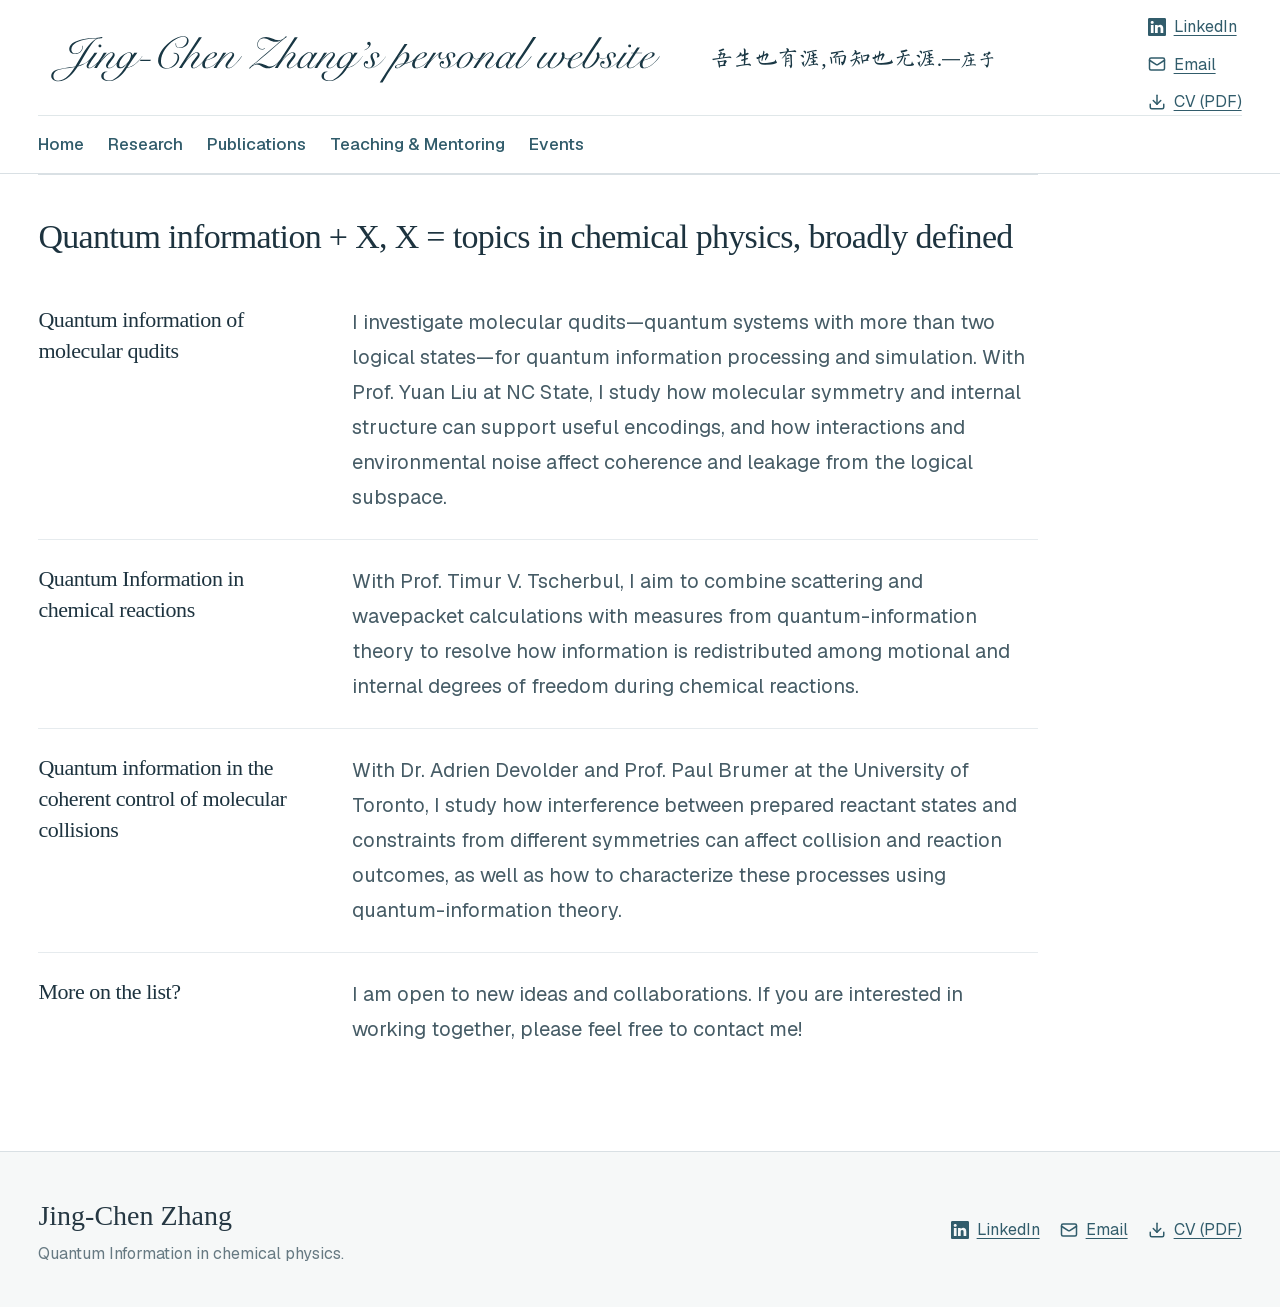
<file: research/index.html>
<!DOCTYPE html><html lang="en"><head><meta charSet="utf-8"/><meta name="viewport" content="width=device-width, initial-scale=1, viewport-fit=cover"/><link rel="preload" href="../jingchen-personal-website-oneline.svg" as="image"/><link rel="stylesheet" href="../_next/static/css/index.DDbt_9dZ.css" data-rsc-css-href="../_next/static/css/index.DDbt_9dZ.css" data-precedence="vite-rsc/importer-resources"/><title>Research · Jing-Chen Zhang</title><meta name="description" content="Jing-Chen Zhang&#x27;s research on quantum information in chemical physics, with long-term interests in nonequilibrium statistical mechanics and thermodynamics."/><meta name="author" content="Jing-Chen Zhang"/><link rel="author" href="https://jingchenzhang.com/"/><meta name="creator" content="Jing-Chen Zhang"/><meta property="og:title" content="Jing-Chen Zhang&#x27;s personal website | 张京晨"/><meta property="og:description" content="Personal website of Jing-Chen Zhang (Jingchen Zhang, 张京晨), a postdoctoral researcher at NC State (NCSU) and Chemical Physics Ph.D. graduate of the University of Maryland (UMD)."/><meta property="og:url" content="https://jingchenzhang.com"/><meta property="og:site_name" content="Jing-Chen Zhang&#x27;s personal website | 张京晨"/><meta property="og:type" content="website"/><meta property="og:image" content="https://jingchenzhang.com/images/mckeldin-library-banner.jpg"/><meta property="og:image:width" content="4992"/><meta property="og:image:height" content="2809"/><meta property="og:image:alt" content="Jing-Chen Zhang&#x27;s personal website | 张京晨"/><meta name="twitter:card" content="summary_large_image"/><meta name="twitter:title" content="Jing-Chen Zhang&#x27;s personal website | 张京晨"/><meta name="twitter:description" content="Personal website of Jing-Chen Zhang (Jingchen Zhang, 张京晨), a postdoctoral researcher at NC State (NCSU) and Chemical Physics Ph.D. graduate of the University of Maryland (UMD)."/><meta name="twitter:image" content="https://jingchenzhang.com/images/mckeldin-library-banner.jpg"/><link rel="icon" href="../favicon.svg?v=jz"/>
<link rel="canonical" href="https://jingchenzhang.com/research/"/></head><body><main><header class="site-header"><div class="site-brand"><a class="wordmark" href="../" aria-label="Jing-Chen Zhang home"><img class="english-title-script" src="../jingchen-personal-website-oneline.svg" width="760" height="74" alt="Jing-Chen Zhang&#x27;s personal website | 张京晨"/></a><p class="website-label visually-hidden">Jing-Chen Zhang&#x27;s personal website | 张京晨</p><p class="header-motto" lang="zh-Hans">吾生也有涯,而知也无涯.<cite>—庄子</cite></p></div><nav aria-label="Primary navigation"><a href="../">Home</a><a href="./" data-nav-subject="research">Research</a><a href="../publications/" data-nav-subject="publications">Publications</a><a href="../teaching/" data-nav-subject="teaching">Teaching &amp; Mentoring</a><a href="../talks/" data-nav-subject="talks">Events</a></nav><div class="header-social"><a class="contact-link" href="https://www.linkedin.com/in/jingchen-zhang" target="_blank" rel="noreferrer" aria-label="Jing-Chen Zhang on LinkedIn"><svg xmlns="http://www.w3.org/2000/svg" width="18" height="18" fill="currentColor" viewBox="0 0 16 16" aria-hidden="true" focusable="false"><path d="M0 1.146C0 .513.526 0 1.175 0h13.65C15.474 0 16 .513 16 1.146v13.708c0 .633-.526 1.146-1.175 1.146H1.175C.526 16 0 15.487 0 14.854zm4.943 12.248V6.169H2.542v7.225zm-1.2-8.212c.837 0 1.358-.554 1.358-1.248-.015-.709-.52-1.248-1.342-1.248S2.4 3.226 2.4 3.934c0 .694.521 1.248 1.327 1.248zm4.908 8.212V9.359c0-.216.016-.432.08-.586.173-.431.568-.878 1.232-.878.869 0 1.216.662 1.216 1.634v3.865h2.401V9.25c0-2.22-1.184-3.252-2.764-3.252-1.274 0-1.845.7-2.165 1.193v.025h-.016l.016-.025V6.169h-2.4c.03.678 0 7.225 0 7.225z"></path></svg><span>LinkedIn</span></a><a class="contact-link" href="mailto:jingchen.zhang.phy@gmail.com" aria-label="Email Jing-Chen Zhang"><svg xmlns="http://www.w3.org/2000/svg" width="18" height="18" viewBox="0 0 24 24" fill="none" stroke="currentColor" stroke-width="2" stroke-linecap="round" stroke-linejoin="round" class="lucide lucide-mail" aria-hidden="true"><path d="m22 7-8.991 5.727a2 2 0 0 1-2.009 0L2 7"></path><rect x="2" y="4" width="20" height="16" rx="2"></rect></svg><span>Email</span></a><a class="contact-link" href="../Jing-Chen-Zhang-CV-2026.pdf" target="_blank" rel="noreferrer" aria-label="Jing-Chen Zhang&#x27;s CV (PDF)"><svg xmlns="http://www.w3.org/2000/svg" width="18" height="18" viewBox="0 0 24 24" fill="none" stroke="currentColor" stroke-width="2" stroke-linecap="round" stroke-linejoin="round" class="lucide lucide-download" aria-hidden="true"><path d="M12 15V3"></path><path d="M21 15v4a2 2 0 0 1-2 2H5a2 2 0 0 1-2-2v-4"></path><path d="m7 10 5 5 5-5"></path></svg><span>CV (PDF)</span></a></div></header><div class="research-document content-width"><section class="research-document-section" id="current-research"><h2>Quantum information + X, X = topics in chemical physics, broadly defined</h2><div class="research-agenda"><article class="research-topic"><h3>Quantum information of molecular qudits</h3><p>I investigate molecular qudits—quantum systems with more than two logical states—for quantum information processing and simulation. With Prof. Yuan Liu at NC State, I study how molecular symmetry and internal structure can support useful encodings, and how interactions and environmental noise affect coherence and leakage from the logical subspace.</p></article><article class="research-topic"><h3>Quantum Information in chemical reactions</h3><p>With Prof. Timur V. Tscherbul, I aim to combine scattering and wavepacket calculations with measures from quantum-information theory to resolve how information is redistributed among motional and internal degrees of freedom during chemical reactions.</p></article><article class="research-topic"><h3>Quantum information in the coherent control of molecular collisions</h3><p>With Dr. Adrien Devolder and Prof. Paul Brumer at the University of Toronto, I study how interference between prepared reactant states and constraints from different symmetries can affect collision and reaction outcomes, as well as how to characterize these processes using quantum-information theory.</p></article><article class="research-topic"><h3>More on the list?</h3><p>I am open to new ideas and collaborations. If you are interested in working together, please feel free to contact me!</p></article></div></section></div><footer><div><strong>Jing-Chen Zhang</strong><span>Quantum Information in chemical physics.</span></div><div class="footer-links"><a class="contact-link" href="https://www.linkedin.com/in/jingchen-zhang" target="_blank" rel="noreferrer" aria-label="Jing-Chen Zhang on LinkedIn"><svg xmlns="http://www.w3.org/2000/svg" width="18" height="18" fill="currentColor" viewBox="0 0 16 16" aria-hidden="true" focusable="false"><path d="M0 1.146C0 .513.526 0 1.175 0h13.65C15.474 0 16 .513 16 1.146v13.708c0 .633-.526 1.146-1.175 1.146H1.175C.526 16 0 15.487 0 14.854zm4.943 12.248V6.169H2.542v7.225zm-1.2-8.212c.837 0 1.358-.554 1.358-1.248-.015-.709-.52-1.248-1.342-1.248S2.4 3.226 2.4 3.934c0 .694.521 1.248 1.327 1.248zm4.908 8.212V9.359c0-.216.016-.432.08-.586.173-.431.568-.878 1.232-.878.869 0 1.216.662 1.216 1.634v3.865h2.401V9.25c0-2.22-1.184-3.252-2.764-3.252-1.274 0-1.845.7-2.165 1.193v.025h-.016l.016-.025V6.169h-2.4c.03.678 0 7.225 0 7.225z"></path></svg><span>LinkedIn</span></a><a class="contact-link" href="mailto:jingchen.zhang.phy@gmail.com" aria-label="Email Jing-Chen Zhang"><svg xmlns="http://www.w3.org/2000/svg" width="18" height="18" viewBox="0 0 24 24" fill="none" stroke="currentColor" stroke-width="2" stroke-linecap="round" stroke-linejoin="round" class="lucide lucide-mail" aria-hidden="true"><path d="m22 7-8.991 5.727a2 2 0 0 1-2.009 0L2 7"></path><rect x="2" y="4" width="20" height="16" rx="2"></rect></svg><span>Email</span></a><a class="contact-link" href="../Jing-Chen-Zhang-CV-2026.pdf" target="_blank" rel="noreferrer" aria-label="Jing-Chen Zhang&#x27;s CV (PDF)"><svg xmlns="http://www.w3.org/2000/svg" width="18" height="18" viewBox="0 0 24 24" fill="none" stroke="currentColor" stroke-width="2" stroke-linecap="round" stroke-linejoin="round" class="lucide lucide-download" aria-hidden="true"><path d="M12 15V3"></path><path d="M21 15v4a2 2 0 0 1-2 2H5a2 2 0 0 1-2-2v-4"></path><path d="m7 10 5 5 5-5"></path></svg><span>CV (PDF)</span></a></div></footer></main><script data-owner-analytics type="module" src="https://static.cloudflareinsights.com/beacon.min.js" data-cf-beacon='{"token":"21d9a593dcea431090efbbdfda2f0b38"}'></script></body></html>
</file>
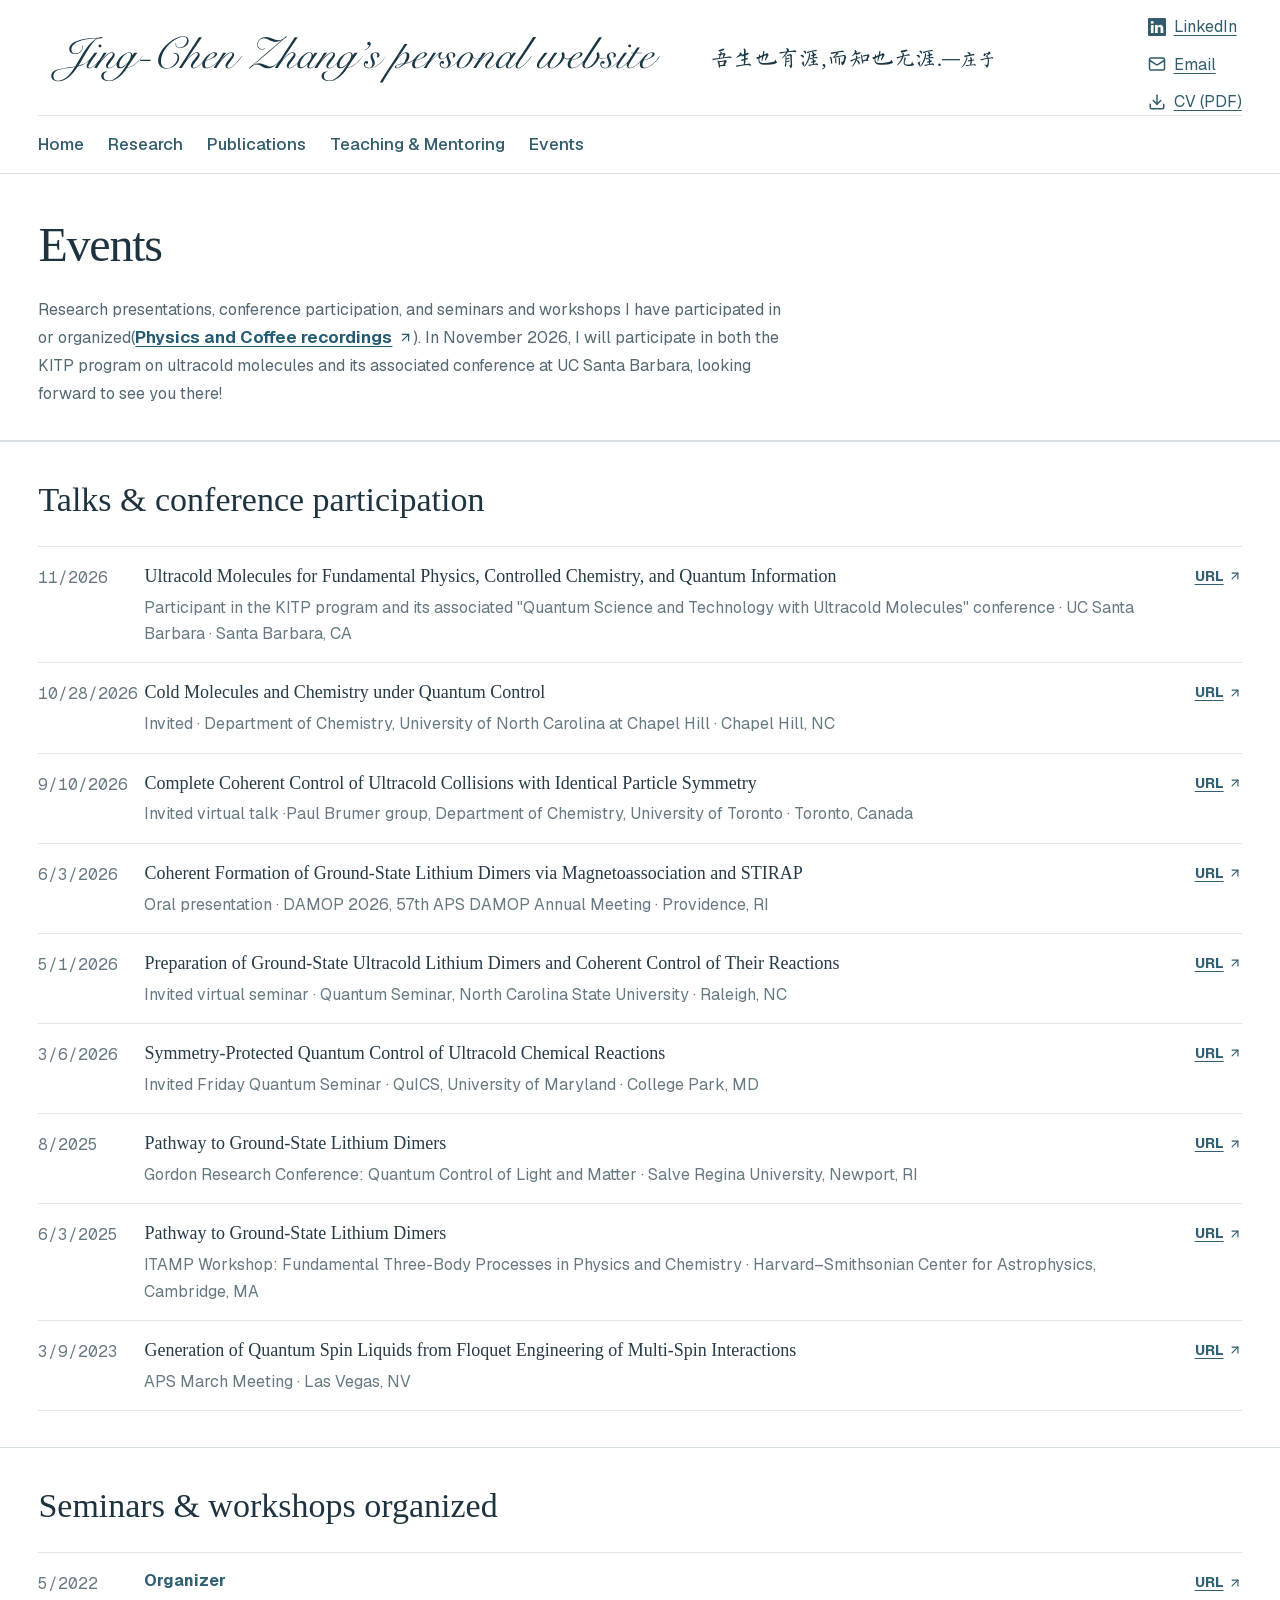
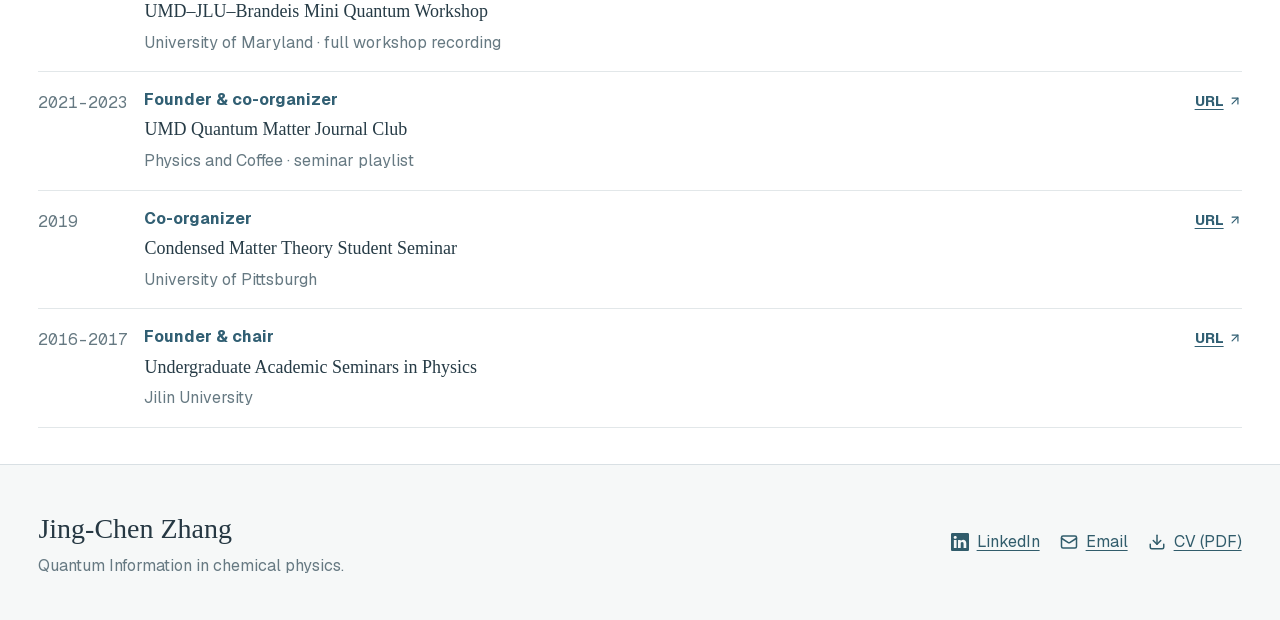
<file: talks/index.html>
<!DOCTYPE html><html lang="en"><head><meta charSet="utf-8"/><meta name="viewport" content="width=device-width, initial-scale=1, viewport-fit=cover"/><link rel="preload" href="../jingchen-personal-website-oneline.svg" as="image"/><link rel="stylesheet" href="../_next/static/css/index.DDbt_9dZ.css" data-rsc-css-href="../_next/static/css/index.DDbt_9dZ.css" data-precedence="vite-rsc/importer-resources"/><title>Events · Jing-Chen Zhang</title><meta name="description" content="Research talks, conference participation, organized seminars and workshops, and Physics and Coffee recordings."/><meta name="author" content="Jing-Chen Zhang"/><link rel="author" href="https://jingchenzhang.com/"/><meta name="creator" content="Jing-Chen Zhang"/><meta property="og:title" content="Jing-Chen Zhang&#x27;s personal website | 张京晨"/><meta property="og:description" content="Personal website of Jing-Chen Zhang (Jingchen Zhang, 张京晨), a postdoctoral researcher at NC State (NCSU) and Chemical Physics Ph.D. graduate of the University of Maryland (UMD)."/><meta property="og:url" content="https://jingchenzhang.com"/><meta property="og:site_name" content="Jing-Chen Zhang&#x27;s personal website | 张京晨"/><meta property="og:type" content="website"/><meta property="og:image" content="https://jingchenzhang.com/images/mckeldin-library-banner.jpg"/><meta property="og:image:width" content="4992"/><meta property="og:image:height" content="2809"/><meta property="og:image:alt" content="Jing-Chen Zhang&#x27;s personal website | 张京晨"/><meta name="twitter:card" content="summary_large_image"/><meta name="twitter:title" content="Jing-Chen Zhang&#x27;s personal website | 张京晨"/><meta name="twitter:description" content="Personal website of Jing-Chen Zhang (Jingchen Zhang, 张京晨), a postdoctoral researcher at NC State (NCSU) and Chemical Physics Ph.D. graduate of the University of Maryland (UMD)."/><meta name="twitter:image" content="https://jingchenzhang.com/images/mckeldin-library-banner.jpg"/><link rel="icon" href="../favicon.svg?v=jz"/>
<link rel="canonical" href="https://jingchenzhang.com/talks/"/></head><body><main><header class="site-header"><div class="site-brand"><a class="wordmark" href="../" aria-label="Jing-Chen Zhang home"><img class="english-title-script" src="../jingchen-personal-website-oneline.svg" width="760" height="74" alt="Jing-Chen Zhang&#x27;s personal website | 张京晨"/></a><p class="website-label visually-hidden">Jing-Chen Zhang&#x27;s personal website | 张京晨</p><p class="header-motto" lang="zh-Hans">吾生也有涯,而知也无涯.<cite>—庄子</cite></p></div><nav aria-label="Primary navigation"><a href="../">Home</a><a href="../research/" data-nav-subject="research">Research</a><a href="../publications/" data-nav-subject="publications">Publications</a><a href="../teaching/" data-nav-subject="teaching">Teaching &amp; Mentoring</a><a href="./" data-nav-subject="talks">Events</a></nav><div class="header-social"><a class="contact-link" href="https://www.linkedin.com/in/jingchen-zhang" target="_blank" rel="noreferrer" aria-label="Jing-Chen Zhang on LinkedIn"><svg xmlns="http://www.w3.org/2000/svg" width="18" height="18" fill="currentColor" viewBox="0 0 16 16" aria-hidden="true" focusable="false"><path d="M0 1.146C0 .513.526 0 1.175 0h13.65C15.474 0 16 .513 16 1.146v13.708c0 .633-.526 1.146-1.175 1.146H1.175C.526 16 0 15.487 0 14.854zm4.943 12.248V6.169H2.542v7.225zm-1.2-8.212c.837 0 1.358-.554 1.358-1.248-.015-.709-.52-1.248-1.342-1.248S2.4 3.226 2.4 3.934c0 .694.521 1.248 1.327 1.248zm4.908 8.212V9.359c0-.216.016-.432.08-.586.173-.431.568-.878 1.232-.878.869 0 1.216.662 1.216 1.634v3.865h2.401V9.25c0-2.22-1.184-3.252-2.764-3.252-1.274 0-1.845.7-2.165 1.193v.025h-.016l.016-.025V6.169h-2.4c.03.678 0 7.225 0 7.225z"></path></svg><span>LinkedIn</span></a><a class="contact-link" href="mailto:jingchen.zhang.phy@gmail.com" aria-label="Email Jing-Chen Zhang"><svg xmlns="http://www.w3.org/2000/svg" width="18" height="18" viewBox="0 0 24 24" fill="none" stroke="currentColor" stroke-width="2" stroke-linecap="round" stroke-linejoin="round" class="lucide lucide-mail" aria-hidden="true"><path d="m22 7-8.991 5.727a2 2 0 0 1-2.009 0L2 7"></path><rect x="2" y="4" width="20" height="16" rx="2"></rect></svg><span>Email</span></a><a class="contact-link" href="../Jing-Chen-Zhang-CV-2026.pdf" target="_blank" rel="noreferrer" aria-label="Jing-Chen Zhang&#x27;s CV (PDF)"><svg xmlns="http://www.w3.org/2000/svg" width="18" height="18" viewBox="0 0 24 24" fill="none" stroke="currentColor" stroke-width="2" stroke-linecap="round" stroke-linejoin="round" class="lucide lucide-download" aria-hidden="true"><path d="M12 15V3"></path><path d="M21 15v4a2 2 0 0 1-2 2H5a2 2 0 0 1-2-2v-4"></path><path d="m7 10 5 5 5-5"></path></svg><span>CV (PDF)</span></a></div></header><section class="plain-page-intro content-width"><h1>Events</h1><p>Research presentations, conference participation, and seminars and workshops I have participated in or organized(<a class="text-link" href="https://www.youtube.com/@physicsandcoffee6171" target="_blank" rel="noreferrer">Physics and Coffee recordings <svg xmlns="http://www.w3.org/2000/svg" width="15" height="15" viewBox="0 0 24 24" fill="none" stroke="currentColor" stroke-width="2" stroke-linecap="round" stroke-linejoin="round" class="lucide lucide-arrow-up-right" aria-hidden="true"><path d="M7 7h10v10"></path><path d="M7 17 17 7"></path></svg></a>). In November 2026, I will participate in both the KITP program on ultracold molecules and its associated conference at UC Santa Barbara, looking forward to see you there!</p></section><section class="home-section content-width" aria-labelledby="presentations-heading"><div class="simple-section-title"><h2 id="presentations-heading">Talks &amp; conference participation</h2></div><div class="event-page-list"><div class="activity-list"><article class="activity-row"><time>11/2026</time><div><strong>Ultracold Molecules for Fundamental Physics, Controlled Chemistry, and Quantum Information</strong><small>Participant in the KITP program and its associated &quot;Quantum Science and Technology with Ultracold Molecules&quot; conference · UC Santa Barbara · Santa Barbara, CA</small></div><a class="activity-url" href="https://www.kitp.ucsb.edu/activities/ultracold-c26" target="_blank" rel="noreferrer" aria-label="Open URL for Ultracold Molecules for Fundamental Physics, Controlled Chemistry, and Quantum Information">URL <svg xmlns="http://www.w3.org/2000/svg" width="14" height="14" viewBox="0 0 24 24" fill="none" stroke="currentColor" stroke-width="2" stroke-linecap="round" stroke-linejoin="round" class="lucide lucide-arrow-up-right" aria-hidden="true"><path d="M7 7h10v10"></path><path d="M7 17 17 7"></path></svg></a></article><article class="activity-row"><time>10/28/2026</time><div><strong>Cold Molecules and Chemistry under Quantum Control</strong><small>Invited · Department of Chemistry, University of North Carolina at Chapel Hill · Chapel Hill, NC</small></div><a class="activity-url" href="https://chem.unc.edu/event/physical-chem-781-guest-speaker-jingchen-zhang/" target="_blank" rel="noreferrer" aria-label="Open URL for Cold Molecules and Chemistry under Quantum Control">URL <svg xmlns="http://www.w3.org/2000/svg" width="14" height="14" viewBox="0 0 24 24" fill="none" stroke="currentColor" stroke-width="2" stroke-linecap="round" stroke-linejoin="round" class="lucide lucide-arrow-up-right" aria-hidden="true"><path d="M7 7h10v10"></path><path d="M7 17 17 7"></path></svg></a></article><article class="activity-row"><time>9/10/2026</time><div><strong>Complete Coherent Control of Ultracold Collisions with Identical Particle Symmetry</strong><small>Invited virtual talk ·Paul Brumer group, Department of Chemistry, University of Toronto · Toronto, Canada</small></div><a class="activity-url" href="https://www.chemistry.utoronto.ca/people/directories/all-faculty/paul-brumer" target="_blank" rel="noreferrer" aria-label="Open URL for Complete Coherent Control of Ultracold Collisions with Identical Particle Symmetry">URL <svg xmlns="http://www.w3.org/2000/svg" width="14" height="14" viewBox="0 0 24 24" fill="none" stroke="currentColor" stroke-width="2" stroke-linecap="round" stroke-linejoin="round" class="lucide lucide-arrow-up-right" aria-hidden="true"><path d="M7 7h10v10"></path><path d="M7 17 17 7"></path></svg></a></article><article class="activity-row"><time>6/3/2026</time><div><strong>Coherent Formation of Ground-State Lithium Dimers via Magnetoassociation and STIRAP</strong><small>Oral presentation · DAMOP 2026, 57th APS DAMOP Annual Meeting · Providence, RI</small></div><a class="activity-url" href="https://meetings-archive.aps.org/damop/2026/f08/7/" target="_blank" rel="noreferrer" aria-label="Open URL for Coherent Formation of Ground-State Lithium Dimers via Magnetoassociation and STIRAP">URL <svg xmlns="http://www.w3.org/2000/svg" width="14" height="14" viewBox="0 0 24 24" fill="none" stroke="currentColor" stroke-width="2" stroke-linecap="round" stroke-linejoin="round" class="lucide lucide-arrow-up-right" aria-hidden="true"><path d="M7 7h10v10"></path><path d="M7 17 17 7"></path></svg></a></article><article class="activity-row"><time>5/1/2026</time><div><strong>Preparation of Ground-State Ultracold Lithium Dimers and Coherent Control of Their Reactions</strong><small>Invited virtual seminar · Quantum Seminar, North Carolina State University · Raleigh, NC</small></div><a class="activity-url" href="https://physics.sciences.ncsu.edu/events/" target="_blank" rel="noreferrer" aria-label="Open URL for Preparation of Ground-State Ultracold Lithium Dimers and Coherent Control of Their Reactions">URL <svg xmlns="http://www.w3.org/2000/svg" width="14" height="14" viewBox="0 0 24 24" fill="none" stroke="currentColor" stroke-width="2" stroke-linecap="round" stroke-linejoin="round" class="lucide lucide-arrow-up-right" aria-hidden="true"><path d="M7 7h10v10"></path><path d="M7 17 17 7"></path></svg></a></article><article class="activity-row"><time>3/6/2026</time><div><strong>Symmetry-Protected Quantum Control of Ultracold Chemical Reactions</strong><small>Invited Friday Quantum Seminar · QuICS, University of Maryland · College Park, MD</small></div><a class="activity-url" href="https://www.quics.umd.edu/events/symmetry-protected-quantum-control-ultracold-chemical-reactions" target="_blank" rel="noreferrer" aria-label="Open URL for Symmetry-Protected Quantum Control of Ultracold Chemical Reactions">URL <svg xmlns="http://www.w3.org/2000/svg" width="14" height="14" viewBox="0 0 24 24" fill="none" stroke="currentColor" stroke-width="2" stroke-linecap="round" stroke-linejoin="round" class="lucide lucide-arrow-up-right" aria-hidden="true"><path d="M7 7h10v10"></path><path d="M7 17 17 7"></path></svg></a></article><article class="activity-row"><time>8/2025</time><div><strong>Pathway to Ground-State Lithium Dimers</strong><small>Gordon Research Conference: Quantum Control of Light and Matter · Salve Regina University, Newport, RI</small></div><a class="activity-url" href="https://www.grc.org/quantum-control-of-light-and-matter-conference/2025/" target="_blank" rel="noreferrer" aria-label="Open URL for Pathway to Ground-State Lithium Dimers">URL <svg xmlns="http://www.w3.org/2000/svg" width="14" height="14" viewBox="0 0 24 24" fill="none" stroke="currentColor" stroke-width="2" stroke-linecap="round" stroke-linejoin="round" class="lucide lucide-arrow-up-right" aria-hidden="true"><path d="M7 7h10v10"></path><path d="M7 17 17 7"></path></svg></a></article><article class="activity-row"><time>6/3/2025</time><div><strong>Pathway to Ground-State Lithium Dimers</strong><small>ITAMP Workshop: Fundamental Three-Body Processes in Physics and Chemistry · Harvard–Smithsonian Center for Astrophysics, Cambridge, MA</small></div><a class="activity-url" href="https://lweb.cfa.harvard.edu/itamp-event/fundamental-three-body-processes-physics-and-chemistry" target="_blank" rel="noreferrer" aria-label="Open URL for Pathway to Ground-State Lithium Dimers">URL <svg xmlns="http://www.w3.org/2000/svg" width="14" height="14" viewBox="0 0 24 24" fill="none" stroke="currentColor" stroke-width="2" stroke-linecap="round" stroke-linejoin="round" class="lucide lucide-arrow-up-right" aria-hidden="true"><path d="M7 7h10v10"></path><path d="M7 17 17 7"></path></svg></a></article><article class="activity-row"><time>3/9/2023</time><div><strong>Generation of Quantum Spin Liquids from Floquet Engineering of Multi-Spin Interactions</strong><small>APS March Meeting · Las Vegas, NV</small></div><a class="activity-url" href="https://meetings.aps.org/Meeting/MAR23/Session/T66.13" target="_blank" rel="noreferrer" aria-label="Open URL for Generation of Quantum Spin Liquids from Floquet Engineering of Multi-Spin Interactions">URL <svg xmlns="http://www.w3.org/2000/svg" width="14" height="14" viewBox="0 0 24 24" fill="none" stroke="currentColor" stroke-width="2" stroke-linecap="round" stroke-linejoin="round" class="lucide lucide-arrow-up-right" aria-hidden="true"><path d="M7 7h10v10"></path><path d="M7 17 17 7"></path></svg></a></article></div></div></section><section class="home-section content-width" aria-labelledby="organized-heading"><div class="simple-section-title"><h2 id="organized-heading">Seminars &amp; workshops organized</h2></div><div class="event-page-list"><div class="activity-list"><article class="activity-row"><time>5/2022</time><div><span>Organizer</span><strong>UMD–JLU–Brandeis Mini Quantum Workshop</strong><small>University of Maryland · full workshop recording</small></div><a class="activity-url" href="https://www.youtube.com/watch?v=9N82URu0Gxo" target="_blank" rel="noreferrer" aria-label="Open URL for UMD–JLU–Brandeis Mini Quantum Workshop">URL <svg xmlns="http://www.w3.org/2000/svg" width="14" height="14" viewBox="0 0 24 24" fill="none" stroke="currentColor" stroke-width="2" stroke-linecap="round" stroke-linejoin="round" class="lucide lucide-arrow-up-right" aria-hidden="true"><path d="M7 7h10v10"></path><path d="M7 17 17 7"></path></svg></a></article><article class="activity-row"><time>2021–2023</time><div><span>Founder &amp; co-organizer</span><strong>UMD Quantum Matter Journal Club</strong><small>Physics and Coffee · seminar playlist</small></div><a class="activity-url" href="https://www.youtube.com/playlist?list=PLAq4faYMLme81Jm80h4ZM9Kw3x_SXj2dj" target="_blank" rel="noreferrer" aria-label="Open URL for UMD Quantum Matter Journal Club">URL <svg xmlns="http://www.w3.org/2000/svg" width="14" height="14" viewBox="0 0 24 24" fill="none" stroke="currentColor" stroke-width="2" stroke-linecap="round" stroke-linejoin="round" class="lucide lucide-arrow-up-right" aria-hidden="true"><path d="M7 7h10v10"></path><path d="M7 17 17 7"></path></svg></a></article><article class="activity-row"><time>2019</time><div><span>Co-organizer</span><strong>Condensed Matter Theory Student Seminar</strong><small>University of Pittsburgh</small></div><a class="activity-url" href="https://www.physicsandastronomy.pitt.edu/" target="_blank" rel="noreferrer" aria-label="Open URL for Condensed Matter Theory Student Seminar">URL <svg xmlns="http://www.w3.org/2000/svg" width="14" height="14" viewBox="0 0 24 24" fill="none" stroke="currentColor" stroke-width="2" stroke-linecap="round" stroke-linejoin="round" class="lucide lucide-arrow-up-right" aria-hidden="true"><path d="M7 7h10v10"></path><path d="M7 17 17 7"></path></svg></a></article><article class="activity-row"><time>2016–2017</time><div><span>Founder &amp; chair</span><strong>Undergraduate Academic Seminars in Physics</strong><small>Jilin University</small></div><a class="activity-url" href="https://phy.jlu.edu.cn/" target="_blank" rel="noreferrer" aria-label="Open URL for Undergraduate Academic Seminars in Physics">URL <svg xmlns="http://www.w3.org/2000/svg" width="14" height="14" viewBox="0 0 24 24" fill="none" stroke="currentColor" stroke-width="2" stroke-linecap="round" stroke-linejoin="round" class="lucide lucide-arrow-up-right" aria-hidden="true"><path d="M7 7h10v10"></path><path d="M7 17 17 7"></path></svg></a></article></div></div></section><footer><div><strong>Jing-Chen Zhang</strong><span>Quantum Information in chemical physics.</span></div><div class="footer-links"><a class="contact-link" href="https://www.linkedin.com/in/jingchen-zhang" target="_blank" rel="noreferrer" aria-label="Jing-Chen Zhang on LinkedIn"><svg xmlns="http://www.w3.org/2000/svg" width="18" height="18" fill="currentColor" viewBox="0 0 16 16" aria-hidden="true" focusable="false"><path d="M0 1.146C0 .513.526 0 1.175 0h13.65C15.474 0 16 .513 16 1.146v13.708c0 .633-.526 1.146-1.175 1.146H1.175C.526 16 0 15.487 0 14.854zm4.943 12.248V6.169H2.542v7.225zm-1.2-8.212c.837 0 1.358-.554 1.358-1.248-.015-.709-.52-1.248-1.342-1.248S2.4 3.226 2.4 3.934c0 .694.521 1.248 1.327 1.248zm4.908 8.212V9.359c0-.216.016-.432.08-.586.173-.431.568-.878 1.232-.878.869 0 1.216.662 1.216 1.634v3.865h2.401V9.25c0-2.22-1.184-3.252-2.764-3.252-1.274 0-1.845.7-2.165 1.193v.025h-.016l.016-.025V6.169h-2.4c.03.678 0 7.225 0 7.225z"></path></svg><span>LinkedIn</span></a><a class="contact-link" href="mailto:jingchen.zhang.phy@gmail.com" aria-label="Email Jing-Chen Zhang"><svg xmlns="http://www.w3.org/2000/svg" width="18" height="18" viewBox="0 0 24 24" fill="none" stroke="currentColor" stroke-width="2" stroke-linecap="round" stroke-linejoin="round" class="lucide lucide-mail" aria-hidden="true"><path d="m22 7-8.991 5.727a2 2 0 0 1-2.009 0L2 7"></path><rect x="2" y="4" width="20" height="16" rx="2"></rect></svg><span>Email</span></a><a class="contact-link" href="../Jing-Chen-Zhang-CV-2026.pdf" target="_blank" rel="noreferrer" aria-label="Jing-Chen Zhang&#x27;s CV (PDF)"><svg xmlns="http://www.w3.org/2000/svg" width="18" height="18" viewBox="0 0 24 24" fill="none" stroke="currentColor" stroke-width="2" stroke-linecap="round" stroke-linejoin="round" class="lucide lucide-download" aria-hidden="true"><path d="M12 15V3"></path><path d="M21 15v4a2 2 0 0 1-2 2H5a2 2 0 0 1-2-2v-4"></path><path d="m7 10 5 5 5-5"></path></svg><span>CV (PDF)</span></a></div></footer></main><script data-owner-analytics type="module" src="https://static.cloudflareinsights.com/beacon.min.js" data-cf-beacon='{"token":"21d9a593dcea431090efbbdfda2f0b38"}'></script></body></html>
</file>
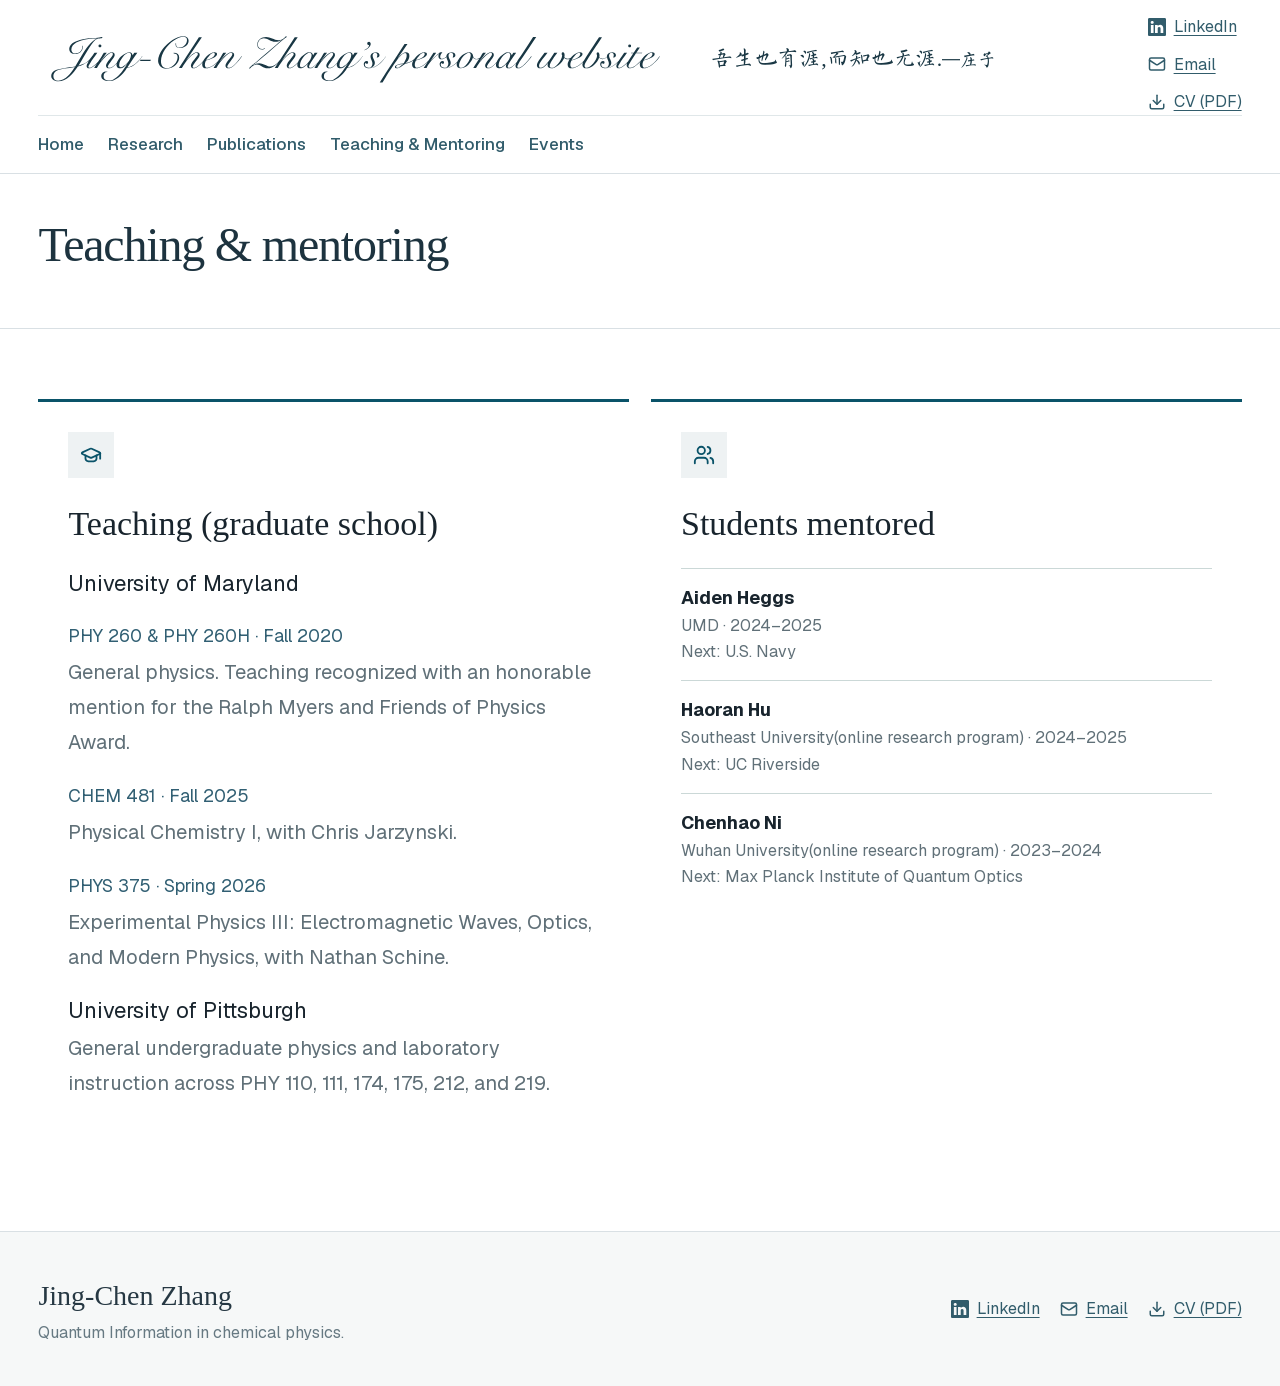
<file: teaching/index.html>
<!DOCTYPE html><html lang="en"><head><meta charSet="utf-8"/><meta name="viewport" content="width=device-width, initial-scale=1, viewport-fit=cover"/><link rel="preload" href="../jingchen-personal-website-oneline.svg" as="image"/><link rel="stylesheet" href="../_next/static/css/index.DDbt_9dZ.css" data-rsc-css-href="../_next/static/css/index.DDbt_9dZ.css" data-precedence="vite-rsc/importer-resources"/><title>Teaching &amp; Mentoring · Jing-Chen Zhang</title><meta name="description" content="Personal website of Jing-Chen Zhang (Jingchen Zhang, 张京晨), a postdoctoral researcher at NC State (NCSU) and Chemical Physics Ph.D. graduate of the University of Maryland (UMD)."/><meta name="author" content="Jing-Chen Zhang"/><link rel="author" href="https://jingchenzhang.com/"/><meta name="creator" content="Jing-Chen Zhang"/><meta property="og:title" content="Jing-Chen Zhang&#x27;s personal website | 张京晨"/><meta property="og:description" content="Personal website of Jing-Chen Zhang (Jingchen Zhang, 张京晨), a postdoctoral researcher at NC State (NCSU) and Chemical Physics Ph.D. graduate of the University of Maryland (UMD)."/><meta property="og:url" content="https://jingchenzhang.com"/><meta property="og:site_name" content="Jing-Chen Zhang&#x27;s personal website | 张京晨"/><meta property="og:type" content="website"/><meta property="og:image" content="https://jingchenzhang.com/images/mckeldin-library-banner.jpg"/><meta property="og:image:width" content="4992"/><meta property="og:image:height" content="2809"/><meta property="og:image:alt" content="Jing-Chen Zhang&#x27;s personal website | 张京晨"/><meta name="twitter:card" content="summary_large_image"/><meta name="twitter:title" content="Jing-Chen Zhang&#x27;s personal website | 张京晨"/><meta name="twitter:description" content="Personal website of Jing-Chen Zhang (Jingchen Zhang, 张京晨), a postdoctoral researcher at NC State (NCSU) and Chemical Physics Ph.D. graduate of the University of Maryland (UMD)."/><meta name="twitter:image" content="https://jingchenzhang.com/images/mckeldin-library-banner.jpg"/><link rel="icon" href="../favicon.svg?v=jz"/>
<link rel="canonical" href="https://jingchenzhang.com/teaching/"/></head><body><main><header class="site-header"><div class="site-brand"><a class="wordmark" href="../" aria-label="Jing-Chen Zhang home"><img class="english-title-script" src="../jingchen-personal-website-oneline.svg" width="760" height="74" alt="Jing-Chen Zhang&#x27;s personal website | 张京晨"/></a><p class="website-label visually-hidden">Jing-Chen Zhang&#x27;s personal website | 张京晨</p><p class="header-motto" lang="zh-Hans">吾生也有涯,而知也无涯.<cite>—庄子</cite></p></div><nav aria-label="Primary navigation"><a href="../">Home</a><a href="../research/" data-nav-subject="research">Research</a><a href="../publications/" data-nav-subject="publications">Publications</a><a href="./" data-nav-subject="teaching">Teaching &amp; Mentoring</a><a href="../talks/" data-nav-subject="talks">Events</a></nav><div class="header-social"><a class="contact-link" href="https://www.linkedin.com/in/jingchen-zhang" target="_blank" rel="noreferrer" aria-label="Jing-Chen Zhang on LinkedIn"><svg xmlns="http://www.w3.org/2000/svg" width="18" height="18" fill="currentColor" viewBox="0 0 16 16" aria-hidden="true" focusable="false"><path d="M0 1.146C0 .513.526 0 1.175 0h13.65C15.474 0 16 .513 16 1.146v13.708c0 .633-.526 1.146-1.175 1.146H1.175C.526 16 0 15.487 0 14.854zm4.943 12.248V6.169H2.542v7.225zm-1.2-8.212c.837 0 1.358-.554 1.358-1.248-.015-.709-.52-1.248-1.342-1.248S2.4 3.226 2.4 3.934c0 .694.521 1.248 1.327 1.248zm4.908 8.212V9.359c0-.216.016-.432.08-.586.173-.431.568-.878 1.232-.878.869 0 1.216.662 1.216 1.634v3.865h2.401V9.25c0-2.22-1.184-3.252-2.764-3.252-1.274 0-1.845.7-2.165 1.193v.025h-.016l.016-.025V6.169h-2.4c.03.678 0 7.225 0 7.225z"></path></svg><span>LinkedIn</span></a><a class="contact-link" href="mailto:jingchen.zhang.phy@gmail.com" aria-label="Email Jing-Chen Zhang"><svg xmlns="http://www.w3.org/2000/svg" width="18" height="18" viewBox="0 0 24 24" fill="none" stroke="currentColor" stroke-width="2" stroke-linecap="round" stroke-linejoin="round" class="lucide lucide-mail" aria-hidden="true"><path d="m22 7-8.991 5.727a2 2 0 0 1-2.009 0L2 7"></path><rect x="2" y="4" width="20" height="16" rx="2"></rect></svg><span>Email</span></a><a class="contact-link" href="../Jing-Chen-Zhang-CV-2026.pdf" target="_blank" rel="noreferrer" aria-label="Jing-Chen Zhang&#x27;s CV (PDF)"><svg xmlns="http://www.w3.org/2000/svg" width="18" height="18" viewBox="0 0 24 24" fill="none" stroke="currentColor" stroke-width="2" stroke-linecap="round" stroke-linejoin="round" class="lucide lucide-download" aria-hidden="true"><path d="M12 15V3"></path><path d="M21 15v4a2 2 0 0 1-2 2H5a2 2 0 0 1-2-2v-4"></path><path d="m7 10 5 5 5-5"></path></svg><span>CV (PDF)</span></a></div></header><section class="page-intro teaching-intro"><h1>Teaching &amp; mentoring</h1></section><div class="teaching-grid content-width"><section><div class="teaching-icon"><svg xmlns="http://www.w3.org/2000/svg" width="22" height="22" viewBox="0 0 24 24" fill="none" stroke="currentColor" stroke-width="2" stroke-linecap="round" stroke-linejoin="round" class="lucide lucide-graduation-cap" aria-hidden="true"><path d="M21.42 10.922a1 1 0 0 0-.019-1.838L12.83 5.18a2 2 0 0 0-1.66 0L2.6 9.08a1 1 0 0 0 0 1.832l8.57 3.908a2 2 0 0 0 1.66 0z"></path><path d="M22 10v6"></path><path d="M6 12.5V16a6 3 0 0 0 12 0v-3.5"></path></svg></div><h2>Teaching (graduate school)</h2><h3>University of Maryland</h3><h4>PHY 260 &amp; PHY 260H · Fall 2020</h4><p>General physics. Teaching recognized with an honorable mention for the Ralph Myers and Friends of Physics Award.</p><h4>CHEM 481 · Fall 2025</h4><p>Physical Chemistry I, with Chris Jarzynski.</p><h4>PHYS 375 · Spring 2026</h4><p>Experimental Physics III: Electromagnetic Waves, Optics, and Modern Physics, with Nathan Schine.</p><h3>University of Pittsburgh</h3><p>General undergraduate physics and laboratory instruction across PHY 110, 111, 174, 175, 212, and 219.</p></section><section><div class="teaching-icon"><svg xmlns="http://www.w3.org/2000/svg" width="22" height="22" viewBox="0 0 24 24" fill="none" stroke="currentColor" stroke-width="2" stroke-linecap="round" stroke-linejoin="round" class="lucide lucide-users" aria-hidden="true"><path d="M16 21v-2a4 4 0 0 0-4-4H6a4 4 0 0 0-4 4v2"></path><path d="M16 3.128a4 4 0 0 1 0 7.744"></path><path d="M22 21v-2a4 4 0 0 0-3-3.87"></path><circle cx="9" cy="7" r="4"></circle></svg></div><h2>Students mentored</h2><div class="mentee"><strong>Aiden Heggs</strong><span>UMD · 2024–2025</span><small>Next: U.S. Navy</small></div><div class="mentee"><strong>Haoran Hu</strong><span>Southeast University(online research program) · 2024–2025</span><small>Next: UC Riverside</small></div><div class="mentee"><strong>Chenhao Ni</strong><span>Wuhan University(online research program) · 2023–2024</span><small>Next: Max Planck Institute of Quantum Optics</small></div></section></div><footer><div><strong>Jing-Chen Zhang</strong><span>Quantum Information in chemical physics.</span></div><div class="footer-links"><a class="contact-link" href="https://www.linkedin.com/in/jingchen-zhang" target="_blank" rel="noreferrer" aria-label="Jing-Chen Zhang on LinkedIn"><svg xmlns="http://www.w3.org/2000/svg" width="18" height="18" fill="currentColor" viewBox="0 0 16 16" aria-hidden="true" focusable="false"><path d="M0 1.146C0 .513.526 0 1.175 0h13.65C15.474 0 16 .513 16 1.146v13.708c0 .633-.526 1.146-1.175 1.146H1.175C.526 16 0 15.487 0 14.854zm4.943 12.248V6.169H2.542v7.225zm-1.2-8.212c.837 0 1.358-.554 1.358-1.248-.015-.709-.52-1.248-1.342-1.248S2.4 3.226 2.4 3.934c0 .694.521 1.248 1.327 1.248zm4.908 8.212V9.359c0-.216.016-.432.08-.586.173-.431.568-.878 1.232-.878.869 0 1.216.662 1.216 1.634v3.865h2.401V9.25c0-2.22-1.184-3.252-2.764-3.252-1.274 0-1.845.7-2.165 1.193v.025h-.016l.016-.025V6.169h-2.4c.03.678 0 7.225 0 7.225z"></path></svg><span>LinkedIn</span></a><a class="contact-link" href="mailto:jingchen.zhang.phy@gmail.com" aria-label="Email Jing-Chen Zhang"><svg xmlns="http://www.w3.org/2000/svg" width="18" height="18" viewBox="0 0 24 24" fill="none" stroke="currentColor" stroke-width="2" stroke-linecap="round" stroke-linejoin="round" class="lucide lucide-mail" aria-hidden="true"><path d="m22 7-8.991 5.727a2 2 0 0 1-2.009 0L2 7"></path><rect x="2" y="4" width="20" height="16" rx="2"></rect></svg><span>Email</span></a><a class="contact-link" href="../Jing-Chen-Zhang-CV-2026.pdf" target="_blank" rel="noreferrer" aria-label="Jing-Chen Zhang&#x27;s CV (PDF)"><svg xmlns="http://www.w3.org/2000/svg" width="18" height="18" viewBox="0 0 24 24" fill="none" stroke="currentColor" stroke-width="2" stroke-linecap="round" stroke-linejoin="round" class="lucide lucide-download" aria-hidden="true"><path d="M12 15V3"></path><path d="M21 15v4a2 2 0 0 1-2 2H5a2 2 0 0 1-2-2v-4"></path><path d="m7 10 5 5 5-5"></path></svg><span>CV (PDF)</span></a></div></footer></main><script data-owner-analytics type="module" src="https://static.cloudflareinsights.com/beacon.min.js" data-cf-beacon='{"token":"21d9a593dcea431090efbbdfda2f0b38"}'></script></body></html>
</file>
<file: _next/static/css/index.DDbt_9dZ.css>
@font-face{font-family:Geist;font-style:normal;font-weight:100 900;font-display:swap;src:url(../../../fonts/geist-ff2310f5.woff2)format("woff2");unicode-range:U+460-52F,U+1C80-1C8A,U+20B4,U+2DE0-2DFF,U+A640-A69F,U+FE2E-FE2F}@font-face{font-family:Geist;font-style:normal;font-weight:100 900;font-display:swap;src:url(../../../fonts/geist-875ccdd4.woff2)format("woff2");unicode-range:U+301,U+400-45F,U+490-491,U+4B0-4B1,U+2116}@font-face{font-family:Geist;font-style:normal;font-weight:100 900;font-display:swap;src:url(../../../fonts/geist-52306abf.woff2)format("woff2");unicode-range:U+102-103,U+110-111,U+128-129,U+168-169,U+1A0-1A1,U+1AF-1B0,U+300-301,U+303-304,U+308-309,U+323,U+329,U+1EA0-1EF9,U+20AB}@font-face{font-family:Geist;font-style:normal;font-weight:100 900;font-display:swap;src:url(../../../fonts/geist-001175b1.woff2)format("woff2");unicode-range:U+100-2BA,U+2BD-2C5,U+2C7-2CC,U+2CE-2D7,U+2DD-2FF,U+304,U+308,U+329,U+1D00-1DBF,U+1E00-1E9F,U+1EF2-1EFF,U+2020,U+20A0-20AB,U+20AD-20C0,U+2113,U+2C60-2C7F,U+A720-A7FF}@font-face{font-family:Geist;font-style:normal;font-weight:100 900;font-display:swap;src:url(../../../fonts/geist-98bbbccb.woff2)format("woff2");unicode-range:U+??,U+131,U+152-153,U+2BB-2BC,U+2C6,U+2DA,U+2DC,U+304,U+308,U+329,U+2000-206F,U+20AC,U+2122,U+2191,U+2193,U+2212,U+2215,U+FEFF,U+FFFD}@font-face{font-family:Geist Mono;font-style:normal;font-weight:100 900;font-display:swap;src:url(../../../fonts/geist-mono-f6b33328.woff2)format("woff2");unicode-range:U+460-52F,U+1C80-1C8A,U+20B4,U+2DE0-2DFF,U+A640-A69F,U+FE2E-FE2F}@font-face{font-family:Geist Mono;font-style:normal;font-weight:100 900;font-display:swap;src:url(../../../fonts/geist-mono-44e03052.woff2)format("woff2");unicode-range:U+301,U+400-45F,U+490-491,U+4B0-4B1,U+2116}@font-face{font-family:Geist Mono;font-style:normal;font-weight:100 900;font-display:swap;src:url(../../../fonts/geist-mono-0638449e.woff2)format("woff2");unicode-range:U+2000-2001,U+2004-2008,U+200A,U+23B8-23BD,U+2500-259F}@font-face{font-family:Geist Mono;font-style:normal;font-weight:100 900;font-display:swap;src:url(../../../fonts/geist-mono-971fb274.woff2)format("woff2");unicode-range:U+102-103,U+110-111,U+128-129,U+168-169,U+1A0-1A1,U+1AF-1B0,U+300-301,U+303-304,U+308-309,U+323,U+329,U+1EA0-1EF9,U+20AB}@font-face{font-family:Geist Mono;font-style:normal;font-weight:100 900;font-display:swap;src:url(../../../fonts/geist-mono-44745446.woff2)format("woff2");unicode-range:U+100-2BA,U+2BD-2C5,U+2C7-2CC,U+2CE-2D7,U+2DD-2FF,U+304,U+308,U+329,U+1D00-1DBF,U+1E00-1E9F,U+1EF2-1EFF,U+2020,U+20A0-20AB,U+20AD-20C0,U+2113,U+2C60-2C7F,U+A720-A7FF}@font-face{font-family:Geist Mono;font-style:normal;font-weight:100 900;font-display:swap;src:url(../../../fonts/geist-mono-013b2f2f.woff2)format("woff2");unicode-range:U+??,U+131,U+152-153,U+2BB-2BC,U+2C6,U+2DA,U+2DC,U+304,U+308,U+329,U+2000-206F,U+20AC,U+2122,U+2191,U+2193,U+2212,U+2215,U+FEFF,U+FFFD}:root{--font-geist-sans:"Geist";--font-geist-mono:"Geist Mono"}@layer theme{:root,:host{--spacing:.25rem;--default-transition-duration:.15s;--default-transition-timing-function:cubic-bezier(.4, 0, .2, 1);--default-font-family:var(--font-geist-sans);--default-mono-font-family:var(--font-geist-mono)}}@layer base{*,:after,:before{box-sizing:border-box;border:0 solid;margin:0;padding:0}::backdrop{box-sizing:border-box;border:0 solid;margin:0;padding:0}::file-selector-button{box-sizing:border-box;border:0 solid;margin:0;padding:0}html,:host{-webkit-text-size-adjust:100%;tab-size:4;line-height:1.5;font-family:var(--default-font-family,ui-sans-serif, system-ui, sans-serif, "Apple Color Emoji", "Segoe UI Emoji", "Segoe UI Symbol", "Noto Color Emoji");font-feature-settings:var(--default-font-feature-settings,normal);font-variation-settings:var(--default-font-variation-settings,normal);-webkit-tap-highlight-color:transparent}hr{height:0;color:inherit;border-top-width:1px}abbr:where([title]){-webkit-text-decoration:underline dotted;text-decoration:underline dotted}h1,h2,h3,h4,h5,h6{font-size:inherit;font-weight:inherit}a{color:inherit;-webkit-text-decoration:inherit;-webkit-text-decoration:inherit;-webkit-text-decoration:inherit;-webkit-text-decoration:inherit;text-decoration:inherit}b,strong{font-weight:bolder}code,kbd,samp,pre{font-family:var(--default-mono-font-family,ui-monospace, SFMono-Regular, Menlo, Monaco, Consolas, "Liberation Mono", "Courier New", monospace);font-feature-settings:var(--default-mono-font-feature-settings,normal);font-variation-settings:var(--default-mono-font-variation-settings,normal);font-size:1em}small{font-size:80%}sub,sup{vertical-align:baseline;font-size:75%;line-height:0;position:relative}sub{bottom:-.25em}sup{top:-.5em}table{text-indent:0;border-color:inherit;border-collapse:collapse}:-moz-focusring{outline:auto}progress{vertical-align:baseline}summary{display:list-item}ol,ul,menu{list-style:none}img,svg,video,canvas,audio,iframe,embed,object{vertical-align:middle;display:block}img,video{max-width:100%;height:auto}button,input,select,optgroup,textarea{font:inherit;font-feature-settings:inherit;font-variation-settings:inherit;letter-spacing:inherit;color:inherit;opacity:1;background-color:#0000;border-radius:0}::file-selector-button{font:inherit;font-feature-settings:inherit;font-variation-settings:inherit;letter-spacing:inherit;color:inherit;opacity:1;background-color:#0000;border-radius:0}:where(select:is([multiple],[size])) optgroup{font-weight:bolder}:where(select:is([multiple],[size])) optgroup option{padding-inline-start:20px}::file-selector-button{margin-inline-end:4px}::placeholder{opacity:1}@supports (not ((-webkit-appearance:-apple-pay-button))) or (contain-intrinsic-size:1px){::placeholder{color:currentColor}@supports (color:color-mix(in lab, red, red)){::placeholder{color:color-mix(in oklab, currentcolor 50%, transparent)}}}textarea{resize:vertical}::-webkit-search-decoration{-webkit-appearance:none}::-webkit-date-and-time-value{min-height:1lh;text-align:inherit}::-webkit-datetime-edit{display:inline-flex}::-webkit-datetime-edit-fields-wrapper{padding:0}::-webkit-datetime-edit{padding-block:0}::-webkit-datetime-edit-year-field{padding-block:0}::-webkit-datetime-edit-month-field{padding-block:0}::-webkit-datetime-edit-day-field{padding-block:0}::-webkit-datetime-edit-hour-field{padding-block:0}::-webkit-datetime-edit-minute-field{padding-block:0}::-webkit-datetime-edit-second-field{padding-block:0}::-webkit-datetime-edit-millisecond-field{padding-block:0}::-webkit-datetime-edit-meridiem-field{padding-block:0}::-webkit-calendar-picker-indicator{line-height:1}:-moz-ui-invalid{box-shadow:none}button,input:where([type=button],[type=reset],[type=submit]){-webkit-appearance:button;appearance:button}::file-selector-button{-webkit-appearance:button;appearance:button}::-webkit-inner-spin-button{height:auto}::-webkit-outer-spin-button{height:auto}[hidden]:where(:not([hidden=until-found])){display:none!important}}@layer components;@layer utilities{.collapse{visibility:collapse}.visible{visibility:visible}.relative{position:relative}.static{position:static}.start{inset-inline-start:var(--spacing)}.container{width:100%}@media (min-width:40rem){.container{max-width:40rem}}@media (min-width:48rem){.container{max-width:48rem}}@media (min-width:64rem){.container{max-width:64rem}}@media (min-width:80rem){.container{max-width:80rem}}@media (min-width:96rem){.container{max-width:96rem}}.block{display:block}.contents{display:contents}.hidden{display:none}.inline{display:inline}.grow{flex-grow:1}.transition{transition-property:color,background-color,border-color,outline-color,text-decoration-color,fill,stroke,--tw-gradient-from,--tw-gradient-via,--tw-gradient-to,opacity,box-shadow,transform,translate,scale,rotate,filter,-webkit-backdrop-filter,backdrop-filter,display,content-visibility,overlay,pointer-events;transition-timing-function:var(--tw-ease,var(--default-transition-timing-function));transition-duration:var(--tw-duration,var(--default-transition-duration))}}:root{--background:#f4f7f6;--foreground:#101927;--card:#fff;--card-foreground:#101927;--primary:#0a5369;--primary-foreground:#f9ffff;--secondary:#d9eef0;--secondary-foreground:#163541;--muted:#e9efee;--muted-foreground:#53636a;--accent:#ed6a4b;--accent-foreground:#fff;--border:#cbd8d7;--ring:#17a6b7;--radius:.55rem;--navy:#071825;--cyan:#50d5dc;--paper:#f4f7f6;--ink-muted:#607078}.dark{--background:#071825;--foreground:#effafa;--card:#0d2531;--card-foreground:#effafa;--primary:#50d5dc;--primary-foreground:#071825;--secondary:#163440;--secondary-foreground:#effafa;--muted:#17303b;--muted-foreground:#abc2c5;--accent:#ff8568;--accent-foreground:#071825;--border:#294552;--ring:#50d5dc}*{box-sizing:border-box}html{scroll-behavior:smooth}body{background:var(--paper);color:var(--foreground);font-family:var(--font-geist-sans), Arial, sans-serif;margin:0;font-size:16px;line-height:1.65}a{color:inherit;text-decoration:none}.site-header{grid-template-columns:1fr auto 1fr;align-items:center;max-width:1280px;min-height:82px;margin:0 auto;padding:0 36px;display:grid}.site-brand{align-items:center;gap:clamp(22px,3vw,48px);min-width:0;display:flex}@font-face{font-family:Zhuangzi Liuti;src:url(../../../fonts/zhuangzi-liuti.ttf)format("truetype");font-display:swap}.header-motto{color:#193744;white-space:nowrap;margin:0;font-family:Zhuangzi Liuti,serif;font-size:clamp(18px,1.7vw,28px);line-height:1.5}.header-motto cite{font-size:.85em;font-style:normal}.wordmark{align-items:center;gap:10px;width:max-content;display:flex}.wordmark img{flex-shrink:0;display:block}.wordmark-name{color:#193744;letter-spacing:-.025em;white-space:nowrap;flex-direction:column;font-family:Georgia,Times New Roman,serif;font-size:1rem;font-weight:400;line-height:1.3;display:flex}.wordmark-chinese{color:#647a84;letter-spacing:.24em;margin-top:3px;font-family:Songti SC,Noto Serif CJK SC,SimSun,serif;font-size:.75rem}.wordmark:focus-visible{outline-offset:5px;outline:2px solid #315f73}.site-header nav{gap:28px;display:flex}.site-header nav a{color:#354650;font-size:.88rem;font-weight:560}.site-header nav a:hover{color:var(--primary)}.header-contact{justify-self:end;align-items:center;gap:8px;font-size:.88rem;font-weight:650;display:flex}.hero-shell{background:var(--navy);color:#eefafa;grid-template-columns:minmax(0,1.2fr) minmax(360px,.8fr);min-height:600px;display:grid;position:relative;overflow:hidden}.hero-shell:before{content:"";pointer-events:none;background-image:linear-gradient(#50d5dc0b 1px,#0000 1px),linear-gradient(90deg,#50d5dc0b 1px,#0000 1px);background-size:48px 48px;position:absolute;inset:0}.hero-copy{z-index:1;align-self:center;padding:82px 48px 82px max(48px,50vw - 604px);position:relative}.eyebrow{color:#148394;font-family:var(--font-geist-mono), monospace;letter-spacing:.12em;text-transform:uppercase;margin:0 0 18px;font-size:.75rem;font-weight:700}.hero-copy .eyebrow{color:var(--cyan)}.hero-copy h1{letter-spacing:-.055em;max-width:750px;margin:0;font-family:Georgia,Times New Roman,serif;font-size:clamp(3.7rem,7vw,6.4rem);font-weight:400;line-height:.94}.hero-copy h1 span{color:#9cb5bc;font-family:var(--font-geist-sans), sans-serif;letter-spacing:.14em;margin-top:22px;font-size:.26em;font-weight:500;display:block}.hero-lede{color:#bdced1;max-width:680px;margin:34px 0;font-size:clamp(1.05rem,1.5vw,1.28rem);line-height:1.65}.hero-actions{flex-wrap:wrap;gap:12px;display:flex}.button{border:1px solid #ffffff3d;border-radius:4px;align-items:center;gap:8px;padding:11px 16px;font-size:.88rem;font-weight:680;display:inline-flex}.button-primary{background:var(--cyan);border-color:var(--cyan);color:var(--navy)}.button-quiet{color:#e7f5f5}.appointment-line{border-top:1px solid #ffffff29;align-items:flex-start;gap:12px;max-width:650px;margin-top:48px;padding-top:20px;display:flex}.status-pulse{background:var(--accent);border-radius:50%;flex:none;width:7px;height:7px;margin-top:9px;box-shadow:0 0 0 5px #ed6a4b24}.appointment-line p{margin:0;font-size:.92rem}.appointment-line small{color:#8fa8ad;margin-top:2px;font-size:.78rem;display:block}.quantum-field{border-left:1px solid #ffffff1a;justify-content:center;align-items:center;min-height:600px;display:flex;position:relative;overflow:hidden}.quantum-field:after{content:"";background:radial-gradient(circle,#50d5dc1f,#0000 68%);width:480px;height:480px;position:absolute}.orbit{border:1px solid #50d5dc61;border-radius:50%;position:absolute}.orbit span{background:var(--accent);border:3px solid var(--navy);border-radius:50%;width:13px;height:13px;position:absolute;top:-7px;left:50%}.orbit-one{width:330px;height:190px;transform:rotate(22deg)}.orbit-two{width:190px;height:330px;transform:rotate(-32deg)}.orbit-three{width:285px;height:285px;transform:rotate(78deg)}.field-core{border:1px solid var(--cyan);z-index:2;background:#0c2a37;border-radius:50%;flex-direction:column;justify-content:center;align-items:center;width:124px;height:124px;display:flex;position:relative;box-shadow:0 0 45px #50d5dc38}.field-core strong{font-family:var(--font-geist-mono), monospace;letter-spacing:.14em;margin-top:5px;font-size:.8rem}.field-core small{color:#86a6ad}.field-label{color:#759097;font-family:var(--font-geist-mono), monospace;letter-spacing:.11em;text-transform:uppercase;font-size:.66rem;position:absolute}.field-label-top{top:28px;right:28px}.field-label-bottom{bottom:28px;left:28px}.research-strip{border-bottom:1px solid var(--border);background:#eef3f2;padding:56px max(36px,50vw - 604px)}.section-kicker{color:var(--primary);align-items:center;gap:10px;margin-bottom:28px;display:flex}.section-kicker h2{font-family:var(--font-geist-mono), monospace;letter-spacing:.1em;text-transform:uppercase;margin:0;font-size:.78rem}.thread-grid{background:var(--border);border:1px solid var(--border);grid-template-columns:repeat(3,1fr);gap:1px;display:grid}.thread-card{background:var(--paper);min-height:180px;padding:28px}.thread-card>span{color:var(--accent);font-family:var(--font-geist-mono), monospace;font-size:.72rem}.thread-card h3{margin:16px 0 8px;font-family:Georgia,Times New Roman,serif;font-size:1.45rem;font-weight:400}.thread-card p{color:var(--ink-muted);margin:0;font-size:.9rem;line-height:1.65}.home-grid{grid-template-columns:minmax(0,1.45fr) minmax(280px,.55fr);gap:40px;max-width:1280px;margin:0 auto;padding:82px 36px;display:grid}.section-heading-row{justify-content:space-between;align-items:end;margin-bottom:30px;display:flex}.section-heading-row .eyebrow{margin-bottom:8px}.section-heading-row h2,.notes-panel h2{letter-spacing:-.03em;margin:0;font-family:Georgia,Times New Roman,serif;font-size:2.25rem;font-weight:400}.section-heading-row>a{color:var(--primary);align-items:center;gap:5px;font-size:.84rem;font-weight:700;display:flex}.publication-feature{border-top:1px solid var(--border);grid-template-columns:62px 1fr;gap:22px;padding:24px 0;display:grid}.publication-feature:last-child{border-bottom:1px solid var(--border)}.pub-year{color:var(--accent);font-family:var(--font-geist-mono), monospace;padding-top:5px;font-size:.75rem}.publication-feature h3{margin:0;font-size:1.02rem;line-height:1.5}.publication-feature p{color:var(--ink-muted);margin:8px 0;font-size:.84rem}.publication-feature a{color:var(--primary);font-family:var(--font-geist-mono), monospace;align-items:center;gap:4px;font-size:.74rem;font-weight:700;display:inline-flex}.notes-panel{border-top:4px solid var(--primary);background:#dcebed;padding:32px}.notes-panel>svg{color:var(--primary);margin-bottom:26px}.notes-panel .eyebrow{margin-bottom:6px}.notes-panel>p:not(.eyebrow){color:#455b64;margin:18px 0;font-size:.9rem}.note-tags{flex-wrap:wrap;gap:7px;margin:24px 0 30px;display:flex}.note-tags span{color:#31505b;border:1px solid #0a536940;border-radius:999px;padding:4px 9px;font-size:.72rem}.notes-panel>a{align-items:center;gap:6px;font-size:.84rem;font-weight:720;display:flex}footer{background:var(--navy);color:#d9e6e8;justify-content:space-between;align-items:center;padding:42px max(36px,50vw - 604px);display:flex}footer>div:first-child{flex-direction:column;display:flex}footer strong{font-family:Georgia,Times New Roman,serif;font-size:1.15rem;font-weight:400}footer span{color:#839da3;font-size:.76rem}.footer-links{gap:20px;display:flex}.footer-links a{align-items:center;gap:6px;font-size:.78rem;display:flex}.content-width{max-width:1160px;margin-left:auto;margin-right:auto}.page-intro{background:var(--navy);color:#effafa;padding:92px max(36px,50vw - 580px)}.page-intro>svg{color:var(--cyan);margin-bottom:20px}.page-intro h1{letter-spacing:-.05em;max-width:930px;margin:0;font-family:Georgia,Times New Roman,serif;font-size:clamp(2.7rem,5.4vw,5rem);font-weight:400;line-height:1.02}.page-intro>p:last-child{color:#a9bfc3;max-width:700px;margin:28px 0 0;font-size:1.05rem}.compact-intro{padding-top:74px;padding-bottom:74px}.compact-intro h1{font-size:clamp(2.5rem,4.7vw,4.2rem)}.cv-actions{flex-wrap:wrap;gap:12px;margin-top:26px;display:flex}.cv-actions a{color:#245a72;border:1px solid #315f73;align-items:center;gap:7px;padding:10px 14px;font-size:.8rem;font-weight:700;display:inline-flex}.cv-actions a:first-child{color:#fff;background:#315f73}.research-intro{background-image:radial-gradient(circle at 82% 30%,#50d5dc26,#0000 28%),linear-gradient(#50d5dc0a 1px,#0000 1px);background-size:auto,100% 46px}.project-list{padding:36px 36px 86px}.project-row{border-bottom:1px solid var(--border);grid-template-columns:42px 50px 1fr 24px;align-items:start;gap:24px;padding:36px 0;display:grid}.project-index{color:var(--accent);font-family:var(--font-geist-mono), monospace;padding-top:12px;font-size:.73rem}.project-icon{color:var(--primary);background:#dcebed;justify-content:center;align-items:center;width:44px;height:44px;display:flex}.project-context{color:var(--primary);font-family:var(--font-geist-mono), monospace;letter-spacing:.02em;text-transform:uppercase;margin:0 0 7px;font-size:.7rem}.project-row h2{margin:0 0 7px;font-family:Georgia,Times New Roman,serif;font-size:1.55rem;font-weight:400}.project-row p:not(.project-context){color:var(--ink-muted);max-width:760px;margin:0;font-size:.9rem}.project-tags{flex-wrap:wrap;gap:6px;margin-top:14px;display:flex}.project-tags span{color:#496068;background:#e7eeee;border-radius:999px;padding:3px 8px;font-size:.68rem}.project-arrow{color:#8ca0a4;margin-top:12px}.publication-list{padding:42px 36px 90px}.publication-row{border-bottom:1px solid var(--border);grid-template-columns:54px 1fr;gap:32px;padding:34px 0;display:grid}.publication-number{color:#8ca0a4;font-family:var(--font-geist-mono), monospace;padding-top:5px;font-size:.73rem}.publication-meta{flex-wrap:wrap;gap:9px;margin-bottom:10px;display:flex}.publication-meta span{color:var(--primary);font-family:var(--font-geist-mono), monospace;text-transform:uppercase;font-size:.69rem}.publication-meta span+span:before{color:var(--accent);content:"·";margin-right:9px}.publication-row h2{max-width:900px;margin:0;font-family:Georgia,Times New Roman,serif;font-size:1.45rem;font-weight:400;line-height:1.35}.publication-row h2 a{color:inherit;font-family:inherit;font-size:inherit;font-weight:inherit}.publication-row h2 a:hover,.simple-publications h3 a:hover{color:#245a72}.publication-row p{color:var(--ink-muted);margin:10px 0;font-size:.84rem}.publication-row a{color:var(--primary);font-family:var(--font-geist-mono), monospace;align-items:center;gap:5px;font-size:.72rem;font-weight:720;display:inline-flex}.notes-intro{color:var(--foreground);background:#dcebed}.notes-intro .eyebrow{margin-bottom:10px}.notes-intro>p:last-child{color:#4b626a}.notes-list{padding:48px 36px 90px}.note-row{border-bottom:1px solid var(--border);grid-template-columns:180px 1fr;gap:34px;padding:36px 0;display:grid}.note-meta{font-family:var(--font-geist-mono), monospace;flex-direction:column;font-size:.71rem;display:flex}.note-meta span{color:var(--primary);text-transform:uppercase;font-weight:700}.note-meta time{color:#7e9297}.note-row h2{letter-spacing:-.02em;margin:0 0 9px;font-family:Georgia,Times New Roman,serif;font-size:1.75rem;font-weight:400;line-height:1.25}.note-row h2 a:hover{color:var(--primary)}.note-row p{color:var(--ink-muted);max-width:760px;margin:0;font-size:.92rem}.note-row-footer{justify-content:space-between;align-items:center;margin-top:18px;display:flex}.note-row-footer>span,.draft-badge{color:#9a3f29;text-transform:uppercase;background:#ffe9e2;border-radius:999px;padding:3px 8px;font-size:.68rem}.note-row-footer a{color:var(--primary);align-items:center;gap:5px;font-size:.76rem;font-weight:720;display:flex}.article-page{padding:52px 36px 100px}.back-link{color:var(--primary);align-items:center;gap:7px;margin-bottom:58px;font-size:.78rem;font-weight:700;display:inline-flex}.article-header,.article-body{max-width:760px;margin-left:auto;margin-right:auto}.article-header .note-meta{flex-direction:row;gap:14px;margin-bottom:20px}.article-header h1{letter-spacing:-.05em;margin:0;font-family:Georgia,Times New Roman,serif;font-size:clamp(2.7rem,5vw,4.6rem);font-weight:400;line-height:1.04}.article-header>p{color:var(--ink-muted);margin:24px 0 18px;font-size:1.05rem}.article-body{border-top:1px solid var(--border);color:#253943;margin-top:44px;padding-top:34px;font-family:Georgia,Times New Roman,serif;font-size:1.12rem;line-height:1.85}.article-body h2{color:var(--foreground);font-family:var(--font-geist-sans), sans-serif;margin:44px 0 12px;font-size:1.35rem}.article-body p{margin:0 0 24px}.article-body li{margin-bottom:6px}.note-interactions{border-top:1px solid var(--border);max-width:760px;margin:52px auto 0;padding-top:24px}.note-action-row,.note-share-panel{flex-wrap:wrap;gap:10px;display:flex}.note-action-button,.note-share-panel a,.note-share-panel button{color:#315f73;cursor:pointer;font:650 .88rem/1.4 var(--font-geist-sans), Arial, sans-serif;background:#f4f8f9;border:1px solid #c5d4da;border-radius:6px;align-items:center;gap:7px;min-height:40px;padding:8px 13px;display:inline-flex}.note-action-button:hover,.note-share-panel a:hover,.note-share-panel button:hover{background:#eaf2f4;border-color:#8eaab5}.note-action-button[aria-pressed=true]{color:#193744;background:#e7f0f2}.note-action-button[aria-pressed=true] svg{fill:currentColor}.note-share-panel{background:#fafcfc;border:1px solid #d9e0e4;border-radius:8px;margin-top:14px;padding:14px}.note-share-panel[hidden]{display:none}.share-status{color:#536872;align-self:center;font-size:.82rem}.note-comment-section{margin-top:36px}.note-comment-section h2{color:#1d333f;margin:0;font:400 1.65rem/1.3 Georgia,serif}.comment-note{color:#687b84;margin:6px 0 18px;font-size:.86rem}.note-comment-section:focus{outline:none}.comment-provider{--waline-bg-color:transparent;--waline-bg-color-light:#f4f8f9;--waline-border:1px solid #c5d4da;--waline-border-color:#c5d4da;--waline-color:#536872;--waline-disable-bg-color:#eef3f5;--waline-disable-color:#8a9aa1;--waline-info-bg-color:#f4f8f9;--waline-info-color:#687b84;--waline-theme-color:#315f73;--waline-active-color:#193744;color:var(--ink);font-family:var(--font-geist-sans), Arial, sans-serif;min-height:260px}.comment-loading{border:1px solid var(--border);color:#687b84;background:#f8fafb;border-radius:8px;margin:0;padding:22px}.comment-provider .wl-panel,.comment-provider .wl-card{border-radius:8px}.comment-provider .wl-btn{border-radius:6px;font-weight:680}.cv-layout{grid-template-columns:repeat(2,minmax(0,1fr));gap:32px;padding:70px 36px 100px;display:grid}.cv-section{border:1px solid var(--border);background:#fff;padding:28px}.cv-section-wide{grid-column:1/-1}.cv-section-title{border-bottom:1px solid var(--border);color:var(--primary);align-items:center;gap:10px;margin-bottom:8px;padding-bottom:18px;display:flex}.cv-section-title h2{color:var(--foreground);margin:0;font-family:Georgia,Times New Roman,serif;font-size:1.5rem;font-weight:400}.cv-entry{grid-template-columns:110px 1fr;gap:16px;padding:16px 0;display:grid}.cv-entry time{color:var(--accent);font-family:var(--font-geist-mono), monospace;padding-top:5px;font-size:.68rem}.cv-entry h3{margin:0;font-size:.9rem;line-height:1.4}.cv-entry p{color:var(--ink-muted);margin:3px 0 0;font-size:.78rem}.thesis-note{border-left:3px solid var(--primary);background:#eaf1f0;margin-top:18px;padding:18px}.thesis-note strong{text-transform:uppercase;font-size:.72rem}.thesis-note p{margin:6px 0;font-family:Georgia,Times New Roman,serif;font-size:.98rem;line-height:1.5}.thesis-note span{color:var(--ink-muted);font-size:.73rem}.skill-grid{grid-template-columns:repeat(3,1fr);gap:18px;padding-top:22px;display:grid}.skill-grid div{background:#edf2f1;padding:18px}.skill-grid span{color:var(--primary);font-family:var(--font-geist-mono), monospace;text-transform:uppercase;font-size:.68rem}.skill-grid p{margin:8px 0 0;font-size:.88rem}.teaching-intro{background:var(--navy)}.teaching-grid{grid-template-columns:repeat(2,1fr);gap:22px;padding:70px 36px 100px;display:grid}.teaching-grid>section{border-top:3px solid var(--primary);background:#fff;padding:30px}.teaching-grid>.community-panel{grid-column:1/-1}.teaching-icon{color:var(--primary);background:#dcebed;justify-content:center;align-items:center;width:46px;height:46px;margin-bottom:24px;display:flex}.teaching-grid .eyebrow{margin-bottom:5px}.teaching-grid h2{margin:0 0 22px;font-family:Georgia,Times New Roman,serif;font-size:1.8rem;font-weight:400}.teaching-grid h3{margin:20px 0 4px;font-size:.88rem}.teaching-grid p:not(.eyebrow){color:var(--ink-muted);font-size:.86rem}.mentee{border-top:1px solid var(--border);padding:15px 0;display:grid}.mentee strong{font-size:.88rem}.mentee span,.mentee small{color:var(--ink-muted);font-size:.74rem}.community-panel ul{grid-template-columns:repeat(2,1fr);gap:1px;margin:0 0 26px;padding:0;list-style:none;display:grid}.community-panel li{background:#edf2f1;flex-direction:column;padding:18px;display:flex}.community-panel li strong{font-size:.82rem}.community-panel li span{color:var(--ink-muted);font-size:.74rem}.community-panel>a{color:var(--primary);align-items:center;gap:6px;font-size:.8rem;font-weight:700;display:inline-flex}@media (max-width:900px){.site-header{grid-template-columns:1fr auto;padding:16px 22px 0}.site-header nav{border-top:1px solid var(--border);grid-column:1/-1;gap:22px;margin-top:12px;padding:10px 0;display:flex;overflow-x:auto}.hero-shell{grid-template-columns:1fr}.hero-copy{padding:72px 28px 58px}.quantum-field{border-top:1px solid #ffffff1a;border-left:0;min-height:380px}.thread-grid,.home-grid{grid-template-columns:1fr}.research-strip{padding-left:22px;padding-right:22px}.home-grid{padding:60px 22px}.page-intro{padding-left:28px;padding-right:28px}.cv-layout,.teaching-grid{grid-template-columns:1fr}.cv-section-wide,.teaching-grid>.community-panel{grid-column:auto}.skill-grid{grid-template-columns:1fr}}@media (max-width:560px){.hero-copy h1{font-size:3.2rem}.thread-grid{gap:0}.thread-card{border-bottom:1px solid var(--border);min-height:auto}.section-heading-row{flex-direction:column;align-items:flex-start;gap:14px}footer{flex-direction:column;align-items:flex-start;gap:28px;padding-left:22px;padding-right:22px}.footer-links{flex-direction:column;align-items:flex-start;gap:12px}.project-list,.publication-list,.notes-list,.article-page,.cv-layout,.teaching-grid{padding-left:22px;padding-right:22px}.project-row{grid-template-columns:34px 1fr;gap:14px}.project-icon,.project-arrow{display:none}.publication-row{grid-template-columns:34px 1fr;gap:14px}.note-row{grid-template-columns:1fr;gap:14px}.note-meta{flex-direction:row;gap:12px}.cv-entry{grid-template-columns:1fr;gap:2px}.community-panel ul{grid-template-columns:1fr}}body{color:#18242d;background:#fff}.content-width{max-width:1040px}.site-header{border-bottom:1px solid #d9e0e4;grid-template-columns:auto 1fr auto;gap:22px;max-width:1112px;min-height:80px}.site-header nav{justify-self:center;gap:20px}.site-header nav a,.header-contact{color:#344955;font-size:.84rem}footer{color:#263843;background:#f4f6f7;border-top:1px solid #d9e0e4}footer span{color:#667982}.profile-intro{isolation:isolate;grid-template-columns:240px 1fr;gap:50px;padding:72px 24px 64px;display:grid;position:relative;overflow:hidden}.profile-intro:before{content:"";opacity:.23;z-index:-1;background:linear-gradient(90deg,#ffffffb8,#ffffffe6),url(../../../images/mckeldin-mall.jpg) 50% 54%/cover no-repeat;position:absolute;inset:0}.portrait-placeholder{aspect-ratio:4/5;color:#72838b;text-align:center;background:#eef1f2;border:1px solid #cfd8dc;flex-direction:column;justify-content:center;align-items:center;display:flex}.portrait-placeholder span{color:#445962;margin-top:15px;font-size:.86rem;font-weight:650}.portrait-placeholder small{max-width:150px;margin-top:3px;font-size:.72rem}.profile-copy{align-self:center;max-width:720px}.simple-kicker{color:#315f73;font-family:var(--font-geist-mono), monospace;letter-spacing:.08em;text-transform:uppercase;margin:0 0 8px;font-size:.74rem;font-weight:700}.profile-copy h1{color:#162b38;letter-spacing:-.035em;margin:0;font-family:Georgia,Times New Roman,serif;font-size:clamp(2.7rem,5vw,4.25rem);font-weight:400;line-height:1.06}.profile-copy h1 span{color:#62747d;font-family:var(--font-geist-sans), sans-serif;letter-spacing:.08em;white-space:nowrap;margin-left:10px;font-size:.38em;font-weight:450}.profile-role{color:#315f73;border-bottom:1px solid #d9e0e4;padding-bottom:17px;font-size:.92rem}.simple-links{flex-wrap:wrap;align-items:center;gap:20px;margin-top:24px;display:flex}.simple-links a,.text-link{color:#245a72;align-items:center;gap:6px;font-size:.83rem;font-weight:650;display:inline-flex}.home-section{border-top:1px solid #d9e0e4;padding:44px 24px}.simple-section-title h2{color:#1d333f;margin:0;font-family:Georgia,Times New Roman,serif;font-size:1.85rem;font-weight:400}.education-list{margin-top:24px}.education-row{border-top:1px solid #e2e7e9;grid-template-columns:110px 1fr 1.25fr;gap:18px;padding:13px 0;display:grid}.education-row time{color:#667982;font-family:var(--font-geist-mono), monospace;padding-top:2px;font-size:.73rem}.education-row strong{font-size:.88rem}.education-row span{color:#536872;font-size:.86rem}.home-columns{grid-template-columns:repeat(2,1fr);display:grid}.home-columns .home-section:first-child{border-right:1px solid #d9e0e4}.home-columns .home-section>p:not(.simple-kicker){color:#495e68;font-size:.92rem}.activity-heading{justify-content:space-between;align-items:end;gap:24px;display:flex}.activity-heading>a{color:#245a72;flex:none;align-items:center;gap:5px;font-size:.78rem;font-weight:650;display:inline-flex}.activity-columns{grid-template-columns:minmax(0,.88fr) minmax(0,1.12fr);gap:42px;margin-top:30px;display:grid}.activity-panel h3{color:#315f73;letter-spacing:.07em;text-transform:uppercase;margin:0 0 8px;font-size:.75rem}.activity-list{border-bottom:1px solid #e2e7e9}.activity-row{border-top:1px solid #e2e7e9;grid-template-columns:68px minmax(0,1fr) auto;align-items:start;gap:13px;padding:15px 0;display:grid}.activity-row>time{color:#667982;font-family:var(--font-geist-mono), monospace;padding-top:3px;font-size:.67rem}.activity-row>div{flex-direction:column;display:flex}.activity-row span{color:#315f73;margin-bottom:2px;font-size:.67rem;font-weight:700}.activity-row strong{color:#263b46;font-family:Georgia,Times New Roman,serif;font-size:.93rem;font-weight:400;line-height:1.4}.activity-row small{color:#667982;margin-top:4px;font-size:.69rem;line-height:1.45}.activity-row>svg{color:#809198;margin-top:3px;transition:color .16s,transform .16s}.activity-row:hover strong,.activity-row:hover>svg{color:#245a72}.activity-row:hover>svg{transform:translate(2px,-2px)}.inline-title{justify-content:space-between;align-items:end;display:flex}.inline-title a{color:#315f73;font-size:.8rem;font-weight:650}.simple-publications{margin-top:24px}.simple-publications article{border-top:1px solid #e2e7e9;grid-template-columns:70px 1fr;gap:20px;padding:18px 0;display:grid}.simple-publications time{color:#315f73;font-family:var(--font-geist-mono), monospace;padding-top:3px;font-size:.72rem}.simple-publications h3{margin:0;font-family:Georgia,Times New Roman,serif;font-size:1.08rem;font-weight:400;line-height:1.4}.simple-publications h3 a{color:inherit}.simple-publications p{color:#667982;margin:5px 0 0;font-size:.78rem}.personal-callout{background:#f3f6f6;border-left:3px solid #315f73;grid-template-columns:auto 1fr auto;align-items:center;gap:18px;margin-bottom:68px;padding:22px 24px;display:grid}.personal-callout>svg{color:#315f73}.personal-callout h2{margin:0;font-family:Georgia,Times New Roman,serif;font-size:1.2rem;font-weight:400}.personal-callout p{color:#62747d;margin:2px 0 0;font-size:.8rem}.personal-callout a{color:#245a72;align-items:center;gap:5px;font-size:.78rem;font-weight:650;display:flex}@media (max-width:1000px){.site-header{grid-template-columns:1fr auto;gap:0 20px;padding:14px 22px 0}.site-header nav{border-top:1px solid #d9e0e4;grid-area:2/1/auto/-1;justify-self:stretch;margin-top:14px;padding:11px 0;overflow-x:auto}.header-contact{grid-area:1/2}}@media (max-width:760px){.profile-intro{grid-template-columns:140px 1fr;gap:28px;padding-top:48px}.profile-copy h1{font-size:2.7rem}.home-columns{grid-template-columns:1fr}.home-columns .home-section:first-child{border-right:0}.education-row{grid-template-columns:90px 1fr}.education-row span{grid-column:2}.activity-columns{grid-template-columns:1fr;gap:34px}}main .page-intro,main .plain-page-intro,main .publications-intro{box-sizing:border-box;width:100%;max-width:1360px;padding:clamp(38px, 5vw, 64px) var(--page-gutter) clamp(30px, 4vw, 48px);text-align:left;margin:0 auto}main .page-intro h1,main .plain-page-intro h1,main .publications-intro h1{max-width:100%;margin:0;font-size:clamp(2.35rem,4.2vw,3.35rem);line-height:1.12}main .page-intro>p,main .plain-page-intro>p,main .publications-intro>p{max-width:78ch;margin:18px 0 0}main .page-intro>p:not(.simple-kicker),main .plain-page-intro>p:not(.simple-kicker),main .publications-intro>p{color:#536872;font-size:clamp(1rem,1.2vw,1.18rem);line-height:1.75}main .page-intro .simple-kicker,main .plain-page-intro .simple-kicker{margin:0 0 12px}main .page-intro .simple-kicker+h1,main .plain-page-intro .simple-kicker+h1{margin-top:0}main .publications-page .publications-intro,main .publications-page .publication-list{max-width:1320px}main .research-document-intro{padding-top:clamp(38px,5vw,64px)}@media (max-width:600px){main .page-intro,main .plain-page-intro,main .publications-intro{padding-top:32px;padding-bottom:28px}}@media (max-width:540px){.profile-intro{grid-template-columns:1fr;padding-left:22px;padding-right:22px}.portrait-placeholder{max-width:190px}.profile-copy h1 span{margin:8px 0 0;display:block}.education-row{grid-template-columns:1fr;gap:3px}.education-row span{grid-column:auto}.personal-callout{grid-template-columns:auto 1fr;align-items:start;margin-left:22px;margin-right:22px}.personal-callout a{grid-column:2}.activity-heading{flex-direction:column;align-items:flex-start;gap:12px}.activity-row{grid-template-columns:58px minmax(0,1fr) auto}}.page-intro,.compact-intro,.notes-intro,.teaching-intro,.research-intro{color:#18242d;background:#fff;border-bottom:1px solid #d9e0e4;padding-top:56px;padding-bottom:56px}.page-intro>svg{color:#315f73}.page-intro h1{color:#1d333f;font-size:clamp(2.3rem,4.5vw,3.7rem);line-height:1.08}.page-intro>p:last-child,.notes-intro>p:last-child{color:#536872}.page-intro .eyebrow{color:#315f73}.project-icon,.teaching-icon{background:#eef2f3}.notes-panel,.notes-intro{background:#f5f7f7}.cv-section,.teaching-grid>section{box-shadow:none}.plain-page-intro{border-bottom:1px solid #d9e0e4;padding:64px 24px 52px}.plain-page-intro h1{color:#1d333f;letter-spacing:-.035em;max-width:850px;margin:0;font-family:Georgia,Times New Roman,serif;font-size:clamp(2.4rem,4.6vw,3.7rem);font-weight:400;line-height:1.1}.plain-page-intro>p:last-child{color:#536872;max-width:760px;margin:22px 0 0;font-size:1rem;line-height:1.75}.plain-page-intro .research-subtitle{color:#315f73;max-width:760px;margin:12px 0 0;font-family:Georgia,Times New Roman,serif;font-size:1.15rem;font-style:italic;line-height:1.5}.research-goal{grid-template-columns:210px 1fr;gap:48px;padding:60px 24px;display:grid}.research-label{color:#315f73;font-family:var(--font-geist-mono), monospace;letter-spacing:.07em;text-transform:uppercase;padding-top:8px;font-size:.72rem;font-weight:700}.research-goal h2,.research-current h2,.research-background h2,.influences-section h2,.foundations-section h2,.personal-profile h2,.gallery-section h2{color:#1d333f;margin:0 0 20px;font-family:Georgia,Times New Roman,serif;font-size:2rem;font-weight:400}.research-goal p{color:#3d535d;margin:0 0 16px;font-size:1rem;line-height:1.8}.research-current,.research-background,.research-plan,.influences-section,.foundations-section{border-top:1px solid #d9e0e4;padding:50px 24px 64px}.research-background-copy{grid-template-columns:repeat(2,minmax(0,1fr));gap:30px;margin-top:28px;display:grid}.research-background-copy p{color:#465c66;border-top:1px solid #d9e0e4;margin:0;padding-top:20px;font-size:.92rem;line-height:1.8}.research-long-term{border-top:1px solid #d9e0e4}.program-list{margin-top:28px}.program-row{border-top:1px solid #d9e0e4;grid-template-columns:52px 1fr;gap:24px;padding:30px 0;display:grid}.program-number{color:#315f73;font-family:var(--font-geist-mono), monospace;padding-top:5px;font-size:.72rem}.program-context{font-family:var(--font-geist-mono), monospace;letter-spacing:.04em;text-transform:uppercase;color:#607781!important;margin:0 0 4px!important;font-size:.7rem!important}.program-row h3{color:#1f3642;margin:0 0 14px;font-family:Georgia,Times New Roman,serif;font-size:1.5rem;font-weight:400}.program-row p{color:#465c66;max-width:820px;margin:0 0 11px;font-size:.92rem;line-height:1.75}.program-row small{color:#315f73;font-family:var(--font-geist-mono), monospace;margin-top:16px;font-size:.69rem;display:block}.research-plan-intro{color:#536872;max-width:800px;margin:14px 0 28px;line-height:1.75}.research-plan-list{border-bottom:1px solid #d9e0e4}.research-plan-row{border-top:1px solid #d9e0e4;grid-template-columns:52px 1fr;gap:24px;padding:30px 0;display:grid}.research-plan-row>span{color:#315f73;font-family:var(--font-geist-mono), monospace;padding-top:5px;font-size:.72rem}.research-plan-stage{color:#607781;font-family:var(--font-geist-mono), monospace;letter-spacing:.04em;text-transform:uppercase;margin:0 0 5px;font-size:.68rem}.research-plan-row h3{color:#1f3642;margin:0 0 10px;font-family:Georgia,Times New Roman,serif;font-size:1.42rem;font-weight:400}.research-plan-aim{color:#405761;max-width:850px;margin:0 0 14px;font-size:.9rem;line-height:1.7}.research-plan-row ul{color:#4c626c;max-width:860px;margin:0;padding-left:20px;font-size:.86rem;line-height:1.7}.research-plan-row li{margin-bottom:7px;padding-left:4px}.influences-section>p{color:#354b56;border-left:3px solid #315f73;max-width:900px;margin:28px 0 0;padding-left:26px;font-family:Georgia,Times New Roman,serif;font-size:1.08rem;line-height:1.85}.foundation-grid{grid-template-columns:repeat(2,1fr);gap:0;margin-top:28px;display:grid}.foundation-grid article{border-top:1px solid #d9e0e4;padding:20px 28px 20px 0}.foundation-grid article:nth-child(odd){border-right:1px solid #d9e0e4}.foundation-grid article:nth-child(2n){padding-left:28px}.foundation-grid h3{margin:0 0 6px;font-size:.9rem}.foundation-grid p{color:#596d76;margin:0;font-size:.83rem;line-height:1.65}.personal-profile{border-bottom:1px solid #d9e0e4;grid-template-columns:260px 1fr;align-items:center;gap:44px;padding:54px 24px;display:grid}.personal-photo-slot{aspect-ratio:4/3;color:#72838b;background:#eef1f2;border:1px solid #cfd8dc;flex-direction:column;justify-content:center;align-items:center;display:flex}.personal-photo-slot span{margin-top:12px;font-size:.78rem}.personal-profile p:not(.simple-kicker){color:#4c626c;max-width:690px;line-height:1.75}.personal-profile .placeholder-note{font-size:.78rem;color:#71838b!important}.gallery-section{padding:52px 24px 90px}.gallery-grid{grid-template-columns:repeat(3,1fr);gap:24px;margin-top:28px;display:grid}.gallery-placeholder{aspect-ratio:4/3;color:#778991;background:#eef1f2;border:1px solid #cfd8dc;flex-direction:column;justify-content:center;align-items:center;display:flex}.gallery-placeholder span{margin-top:9px;font-size:.75rem}.gallery-card{padding-bottom:10px;display:block}.gallery-card h3{margin:14px 0 4px;font-family:Georgia,Times New Roman,serif;font-size:1.15rem;font-weight:400}.gallery-card p{color:#61747d;margin:0;font-size:.8rem;line-height:1.6}.gallery-card:hover h3{color:#245a72}.gallery-card:hover .gallery-placeholder{background:#e6edef;border-color:#9eafb6}.gallery-open{color:#245a72;align-items:center;gap:5px;margin-top:12px;font-size:.76rem;font-weight:700;display:inline-flex}.gallery-page{padding:52px 24px 90px}.gallery-page .back-link{margin-bottom:40px}.gallery-page-header{max-width:760px}.gallery-page-header h1{color:#1d333f;letter-spacing:-.035em;margin:0;font-family:Georgia,Times New Roman,serif;font-size:clamp(2.4rem,4.6vw,3.7rem);font-weight:400;line-height:1.1}.gallery-page-header>p:last-child{color:#536872;margin:18px 0 0;line-height:1.75}.photo-placeholder-grid{grid-template-columns:repeat(3,1fr);gap:20px;margin-top:42px;display:grid}.photo-placeholder{aspect-ratio:4/3;color:#778991;text-align:center;background:#eef1f2;border:1px solid #cfd8dc;flex-direction:column;justify-content:center;align-items:center;display:flex}.photo-placeholder span{color:#445962;margin-top:10px;font-size:.78rem;font-weight:650}.photo-placeholder small{color:#7a8b92;font-family:var(--font-geist-mono), monospace;margin-top:3px;font-size:.65rem}.gallery-photo{margin:0}.gallery-photo img{aspect-ratio:4/3;object-fit:cover;width:100%;height:auto;display:block}.gallery-photo figcaption{color:#536872;padding-top:9px;font-size:.78rem;line-height:1.55}.gallery-edit-note{color:#61747d;border-left:3px solid #315f73;margin:28px 0 0;padding:4px 0 4px 14px;font-size:.8rem}:is(a:focus-visible,button:focus-visible){outline-offset:4px;outline:3px solid #d68a5f}@media (max-width:760px){.research-goal{grid-template-columns:1fr;gap:16px}.foundation-grid,.research-background-copy,.gallery-grid,.photo-placeholder-grid{grid-template-columns:1fr}.foundation-grid article,.foundation-grid article:nth-child(odd),.foundation-grid article:nth-child(2n){border-right:0;padding-left:0;padding-right:0}.personal-profile{grid-template-columns:180px 1fr}}@media (max-width:540px){.plain-page-intro,.research-goal,.research-current,.research-background,.research-plan,.influences-section,.foundations-section,.personal-profile,.gallery-section,.gallery-page{padding-left:22px;padding-right:22px}.program-row,.research-plan-row{grid-template-columns:32px 1fr;gap:10px}.personal-profile{grid-template-columns:1fr}.personal-photo-slot{max-width:240px}}body>main{background:#fff;max-width:1160px;min-height:100vh;margin:0 auto}.site-header{grid-template-columns:1fr auto;gap:0 24px;max-width:none;padding:14px 40px 0}.wordmark{flex-direction:column;align-items:flex-start;gap:3px;padding:0 0 8px}.wordmark img{width:300px;height:auto}.website-label{color:#506872;letter-spacing:.015em;padding:0 5px 7px;font-size:.8125rem;font-weight:400;line-height:1.5}.header-contact{grid-area:1/2;font-size:.875rem}.site-header nav{border-top:1px solid #e0e7e9;flex-wrap:wrap;grid-area:2/1/auto/-1;justify-self:stretch;gap:10px 24px;margin:0;padding:15px 0;display:flex;overflow:visible}.site-header nav a{color:#315c6b;white-space:nowrap;font-size:.875rem;font-weight:500}.site-header nav a:hover{color:#193744;text-underline-offset:6px;text-decoration:underline}.campus-banner{object-fit:cover;object-position:center 47%;width:100%;height:200px;margin:0;display:block;position:relative}.profile-intro{isolation:auto;grid-template-columns:235px minmax(0,1fr);gap:54px;padding:0 24px 48px;overflow:visible}.profile-intro:before{display:none}.profile-sidebar{text-align:left;margin-top:32px;position:relative}.profile-sidebar .portrait-placeholder{aspect-ratio:1/1.12;background:#eef2f3;border:6px solid #fff;width:100%;max-width:none}.portrait-placeholder small{max-width:none;font-size:.75rem}.profile-sidebar h2{color:#193744;margin:19px 0 0;font-size:1.25rem;font-weight:600;line-height:1.35}.profile-sidebar p{color:#556971;margin:12px 0;font-size:.875rem;line-height:1.65}.profile-sidebar .sidebar-name{letter-spacing:.22em;margin:5px 0 15px;font-family:Songti SC,SimSun,serif;font-size:1rem}.profile-sidebar .sidebar-fields{border-top:1px solid #dfe6e8;margin-top:20px;padding-top:17px}.sidebar-links{border-top:1px solid #dfe6e8;gap:11px;margin-top:19px;padding-top:17px;display:grid}.sidebar-links a{color:#315f73;overflow-wrap:anywhere;align-items:center;gap:6px;font-size:.8125rem;display:flex}.sidebar-institutional-links{flex-wrap:wrap;gap:7px 14px;display:flex}.sidebar-institutional-links .sidebar-link-heading{color:#64777f;letter-spacing:.075em;text-transform:uppercase;flex-basis:100%;margin:0 0 1px;font-size:.72rem;font-weight:700;line-height:1.4}.sidebar-institutional-links a{flex:none;gap:4px;font-size:.78rem;display:inline-flex}.profile-copy{align-self:start;padding-top:38px}.profile-copy h1{margin-bottom:22px;font-size:clamp(2rem,3.2vw,2.75rem);line-height:1.2}.profile-copy h1 span{letter-spacing:.18em;margin:9px 0 0;font-family:Songti SC,SimSun,serif;font-size:1.25rem;display:block}.profile-copy>p:not(.simple-kicker):not(.profile-role){color:#354953;margin:18px 0;font-size:1rem;line-height:1.8}.simple-kicker,.eyebrow{font-family:var(--font-geist-sans), Arial, sans-serif;letter-spacing:.065em;font-size:.8125rem}.home-section{padding-top:36px;padding-bottom:36px}.home-columns .home-section>p:not(.simple-kicker){font-size:1rem}.activity-row>time,.activity-row span,.activity-row small,.simple-publications p,.education-row time{font-size:.8125rem}.activity-row{grid-template-columns:76px minmax(0,1fr) auto}.activity-row strong,.education-row strong,.education-row span{font-size:.9375rem}.activity-heading{flex-wrap:wrap;align-items:flex-start;gap:12px}.activity-heading>a,.simple-links a,.text-link,.inline-title a{font-size:.875rem}.plain-page-intro,.page-intro{padding-top:42px;padding-bottom:38px}footer{background:#f6f8f8}@media (max-width:760px){.site-header{padding-left:24px;padding-right:24px}.site-header nav{gap:10px 20px}.campus-banner{height:160px}.profile-intro{grid-template-columns:185px minmax(0,1fr);gap:30px}.profile-copy h1{font-size:2rem}}@media (max-width:560px){.wordmark img{width:min(250px,65vw)}.header-contact span{display:none}.profile-intro{grid-template-columns:1fr;gap:0}.profile-sidebar{grid-template-columns:120px minmax(0,1fr);column-gap:20px;display:grid}.profile-sidebar .portrait-placeholder{grid-area:1/1/5;margin-bottom:auto}.portrait-placeholder svg{width:36px;height:36px}.portrait-placeholder span{margin-top:6px;font-size:.75rem}.portrait-placeholder small{display:none}.profile-sidebar h2{margin-top:46px;font-size:1.125rem}.profile-sidebar>p{grid-column:2}.profile-sidebar .sidebar-fields{display:none}.sidebar-links{grid-column:1/-1;margin-top:10px}.profile-copy{padding-top:30px}.activity-row{grid-template-columns:68px minmax(0,1fr) auto;gap:10px}}.article-body{min-width:0}.article-body .katex{font-size:1.08em}.article-body .katex-display{max-width:100%;margin:1.3em 0;padding:.6em .15em;overflow:auto hidden}.article-body pre{background:#f3f6f7;border-left:3px solid #8ba3ad;padding:1rem 1.25rem;font-size:.875rem;line-height:1.65;overflow-x:auto}.article-body code{font-family:var(--font-geist-mono), monospace}.article-body blockquote{border-left:3px solid #8ba3ad;margin-left:0;padding-left:1.25rem}footer .photo-attribution{max-width:400px;margin-top:12px;font-size:.75rem;line-height:1.7;display:block}footer .photo-attribution a{text-decoration:underline}.gallery-cover{aspect-ratio:4/3;object-fit:cover;border:1px solid #dde5e8;width:100%;height:auto;display:block}.gallery-photo-link{display:block}.gallery-photo-link:hover{opacity:.94}.gallery-photo-link:focus-visible{outline-offset:5px;outline:2px solid #315c6b}.photo-placeholder-grid:has(>:only-child){grid-template-columns:minmax(0,1fr);max-width:900px}.example-photo-label{color:#6d7d84;margin-top:7px;font-size:.75rem;line-height:1.6;display:block}.image-credit{color:#60717a;font-size:.75rem;line-height:1.7}.image-credit a{text-underline-offset:2px;text-decoration:underline}.gallery-photo figcaption>.image-credit{margin-top:4px;display:block}.banner-credit{text-align:right;padding:10px 24px 0}.personal-banner{height:210px}.site-brand{min-width:0;padding-bottom:10px}.site-brand .wordmark{flex-flow:wrap;align-items:center;gap:8px 24px;width:fit-content;max-width:100%;padding:0}.wordmark img.english-title-script{width:760px;max-width:100%;height:auto}.site-brand .website-label{-webkit-user-select:text;user-select:text;cursor:text;max-width:none;margin:6px 0 0;padding:0 4px 4px;font-size:.875rem}.header-social{color:#315c6b;flex-direction:column;grid-area:1/2;align-items:flex-start;gap:12px;font-size:.875rem;display:flex}.header-social a{align-items:center;gap:8px;display:inline-flex}.header-social a:hover{text-underline-offset:4px;text-decoration:underline}footer{flex-wrap:wrap}@media (max-width:760px){.site-brand{flex-direction:column;align-items:flex-start;gap:6px}.header-motto{text-align:left;white-space:normal;max-width:100%;font-size:1.05rem}.wordmark img.english-title-script{width:760px}.site-brand .wordmark{gap:8px 14px}}@media (max-width:560px){.site-header{grid-template-columns:minmax(0,1fr) auto}.wordmark img.english-title-script{width:760px}.header-social{align-self:start;padding-top:20px}.header-social span{display:none}.header-social a{padding:8px}.website-label{max-width:240px;font-size:.75rem}.personal-banner{height:160px}.banner-credit{text-align:left}}.site-brand .wordmark{flex-wrap:nowrap;width:100%}.profile-copy h1 .intro-name-calligraphy{vertical-align:middle;width:190px;max-width:100%;height:auto;margin-left:8px;display:inline-block}.sidebar-name-calligraphy{width:130px;max-width:100%;height:auto;display:block}@media (max-width:560px){.profile-copy h1 .intro-name-calligraphy{width:165px;margin-left:0}.sidebar-name-calligraphy{width:115px}.header-social{padding-top:0}}.home-summary>p{color:#495e68;max-width:850px;margin:18px 0;font-size:1rem;line-height:1.8}.home-summary .research-page-link{color:#245a72;text-underline-offset:3px;text-decoration:underline;text-decoration-thickness:1px}.home-research-projects{border-top:1px solid #d9e0e4;margin-top:22px}.home-research-projects article{border-bottom:1px solid #d9e0e4;padding:18px 0}.home-research-projects h4{color:#1d333f;margin:0;font-family:Georgia,Times New Roman,serif;font-size:1.08rem;font-weight:600;line-height:1.35}.home-research-projects p{color:#495e68;margin:8px 0 0;font-size:.9rem;line-height:1.65}.home-research-projects .home-project-context{color:#315f73;font-size:.78rem;font-weight:650}.home-summary .section-more{margin-top:20px;display:inline-flex}.event-page-list{margin-top:24px}.profile-copy{container-type:inline-size}.profile-copy h1.profile-name{flex-wrap:nowrap;align-items:center;gap:clamp(.5rem,2cqi,1.2rem);font-size:clamp(1rem,5.6cqi,2.75rem);display:flex}.profile-copy h1.profile-name .english-name{font:inherit;letter-spacing:inherit;white-space:nowrap;flex:none;margin:0;display:block}.profile-copy h1.profile-name .intro-name-calligraphy{flex:0 28%;width:28%;min-width:0;max-width:190px;height:auto;margin:0;display:block}.site-brand .website-label.visually-hidden{clip-path:inset(50%);white-space:nowrap;border:0;width:1px;height:1px;margin:-1px;padding:0;position:absolute;overflow:hidden}.profile-portrait{aspect-ratio:4/5;object-fit:cover;border:6px solid #fff;width:100%;height:auto;display:block}.profile-sidebar .protected-email{color:#315f73;overflow-wrap:anywhere;margin:0;scroll-margin-top:24px;font-size:.875rem;line-height:1.7}:is(.protected-email:target,.protected-email:focus-visible){outline-offset:6px;outline:2px solid #315f73}@media (max-width:560px){.profile-sidebar .profile-portrait{grid-row:1/3;width:140px}.profile-sidebar .sidebar-links{grid-column:1/-1}}.research-document{max-width:920px;padding:0 28px 64px}.research-document-intro{padding:54px 0 32px}.research-document h1,.research-document h2,.research-document h3{color:#1d333f;letter-spacing:-.02em;font-family:Georgia,Times New Roman,serif;font-weight:400;line-height:1.3}.research-document h1{margin:0 0 14px;font-size:clamp(2.5rem,5vw,3.4rem)}.research-document h2{margin:0 0 22px;font-size:clamp(1.8rem,3.5vw,2.2rem)}.research-document h3{margin:0 0 14px;font-size:1.4rem}.research-document h4{margin:0 0 10px;font-size:1rem;line-height:1.5}.research-document p,.research-document li{color:#465c66;font-size:1rem;line-height:1.85}.research-document p{margin:0 0 18px}.research-document .research-lead{color:#315f73;font-size:1.3rem;line-height:1.5}.research-contents{flex-wrap:wrap;gap:12px 24px;margin-top:28px;display:flex}.research-contents a{color:#315f73;text-underline-offset:4px;font-size:1rem;text-decoration:underline}.research-document-section{border-top:1px solid #d9e0e4;padding:40px 0;scroll-margin-top:24px}.research-topic{margin-top:32px}.research-topic+.research-topic{border-top:1px solid #e6ebee;padding-top:28px}.research-document .research-methods{font-size:.95rem}.research-document details{border-left:2px solid #d9e0e4;margin:20px 0 0;padding:0 0 0 18px}.research-document summary{cursor:pointer;color:#315f73;padding:8px 0;font-size:1rem;line-height:1.6}.research-document summary:hover{text-decoration:underline}:is(.research-document summary:focus-visible,.research-contents a:focus-visible){outline-offset:5px;outline:2px solid #315f73}.research-work-packages article{margin:24px 0}.research-work-packages ul{margin:12px 0;padding-left:24px}.research-work-packages li{margin:8px 0}.research-influence{margin-top:28px}@media (max-width:600px){.research-document{padding:0 22px 36px}.research-document-intro{padding-top:36px}.research-document-section{padding:30px 0}.research-contents{flex-direction:column;gap:10px}}@media print{.research-document details>*{display:block}}.home-education{margin:24px 0}.home-education summary{cursor:pointer;color:#315f73;padding:8px 0;font-size:1rem}.home-education .education-list{margin-top:12px}.home-group>h2{color:#1d333f;margin:0 0 28px;font:400 2rem/1.3 Georgia,serif}.home-group-content{grid-template-columns:minmax(0,1fr) minmax(0,1fr);gap:40px;display:grid}.home-group-subject{min-width:0}.home-group-subject>h3{color:#315f73;margin:0 0 16px;font-size:1.15rem;font-weight:500}.home-group-subject>h3 a{color:inherit}.home-group .section-more{margin-top:12px}@media (max-width:760px){.home-group-content{grid-template-columns:1fr;gap:28px}}.publications-page .publications-intro{border-bottom:1px solid #d9e0e4;max-width:1000px;padding:48px 28px 32px}.publications-intro h1{color:#1d333f;letter-spacing:-.025em;margin:0 0 18px;font:400 clamp(2.3rem,4vw,3.2rem)/1.2 Georgia,Times New Roman,serif}.publications-intro p{color:#536872;margin:8px 0 0;font-size:1rem;line-height:1.75}.publications-page .publication-list{max-width:1000px;padding:8px 28px 64px}.publications-page .publication-row{grid-template-columns:32px minmax(0,1fr);gap:20px}.publications-page .publication-row h2{letter-spacing:normal;font-size:1.35rem;line-height:1.5}.publications-page .publication-row h2 a{font:inherit;display:inline}.publications-page .publication-row p{font-size:1rem;line-height:1.75}.publications-page .publication-meta span,.publications-page .publication-number,.publications-page .publication-row>div>a{text-transform:none;font-family:inherit;font-size:.875rem;line-height:1.6}@media (max-width:600px){.publications-page .publications-intro{padding:32px 22px 26px}.publications-page .publication-list{padding:8px 22px 40px}.publications-page .publication-row{grid-template-columns:24px minmax(0,1fr);gap:12px}.publications-page .publication-row h2{font-size:1.2rem}}body{background:#fff}body>main{width:100%;max-width:none;margin:0}:root{--page-gutter:clamp(20px, 3vw, 48px)}main .content-width{width:100%;max-width:1320px;margin-left:auto;margin-right:auto}main .site-header{width:100%;max-width:1440px;padding-left:var(--page-gutter);padding-right:var(--page-gutter);margin:0 auto}main .site-brand{min-width:0}main .page-intro,main .plain-page-intro,main .publications-intro{width:100%;max-width:1320px;padding:42px var(--page-gutter) 32px;box-sizing:border-box;background:#fff;margin:0 auto}main .page-intro h1,main .plain-page-intro h1,main .publications-intro h1,main .article-header h1,main .gallery-page-header h1,main .research-document h1{letter-spacing:-.025em;overflow-wrap:break-word;max-width:100%;margin:0 0 18px;font:400 clamp(2rem,3.2vw,3rem)/1.25 Georgia,Times New Roman,serif}main .page-intro>p,main .plain-page-intro>p{max-width:78ch;font-size:1rem;line-height:1.75}main .research-document,main .article-page{max-width:1000px}main .profile-intro{grid-template-columns:260px minmax(0,1fr);gap:clamp(28px,4vw,60px)}main .campus-banner{object-fit:cover;width:100%;height:clamp(160px,18vw,320px)}main .gallery-cover,main .gallery-photo img{aspect-ratio:4/3;object-fit:cover;width:100%;height:auto}main .intro-name-calligraphy,main .english-title-script{object-fit:contain;height:auto}main .publication-row>div,main .note-row>div,main .gallery-card{min-width:0}main .article-header,main .gallery-page-header{max-width:100%}main .article-body{overflow-wrap:break-word}main footer{padding:36px var(--page-gutter)}@media (max-width:760px){main .profile-intro{grid-template-columns:1fr}main .page-intro,main .plain-page-intro,main .publications-intro{padding-top:30px;padding-bottom:26px}main .site-header nav{gap:12px 18px}main .site-header nav a{white-space:normal}}@media (max-width:380px){main .site-header{grid-template-columns:minmax(0,1fr)}main .header-social{flex-direction:row;grid-area:auto/1}main .site-header nav{grid-row:auto}main .publication-row{grid-template-columns:minmax(0,1fr)}}main .site-brand{align-items:center;gap:clamp(20px,3vw,44px);display:flex}main .site-brand .wordmark{flex:600px;width:auto;min-width:0}main .site-brand .header-motto{flex:0 0 38%;width:38%;max-width:480px}@media (max-width:1000px){main .site-brand{flex-direction:column;align-items:flex-start;gap:6px}main .site-brand .wordmark{flex:0 auto}main .site-brand .header-motto{flex:none;width:min(100%,420px);margin:4px 0 6px;font-size:clamp(16px,3.7vw,24px)}}main.publications-page .publications-intro,main.publications-page .publication-list,main .research-document{box-sizing:border-box;width:100%;max-width:1320px;margin-left:auto;margin-right:auto}main.publications-page .publications-intro{padding:clamp(38px,5vw,64px) clamp(20px,2.78vw,40px) clamp(30px,4vw,48px)}main.publications-page .publication-list{padding-left:clamp(20px,2.78vw,40px);padding-right:clamp(20px,2.78vw,40px)}main .research-document{padding:0 var(--page-gutter) 64px}main .research-document-intro,main .research-document-section{max-width:1000px}@media (max-width:600px){main .research-document{padding-left:var(--page-gutter);padding-right:var(--page-gutter)}}html body>main.publications-page .publications-intro,html body>main.publications-page .publication-list,html body>main .research-document{box-sizing:border-box;max-width:1360px!important}html body>main .research-document-intro,html body>main .research-document-section{max-width:1000px}:root{--text-body:1.25rem;--text-small:1rem;--text-card-title:1.375rem;--text-section-title:2.125rem;--text-page-title:3rem;--site-content-width:1360px;--reading-width:1080px;--content-gutter:clamp(20px, 3vw, 40px)}body{font-size:var(--text-body);line-height:1.7}body>main{width:100%;max-width:none}body>main .content-width,body>main .page-intro,body>main .plain-page-intro,body>main .publications-intro{width:100%;max-width:var(--site-content-width);box-sizing:border-box;padding-left:var(--content-gutter);padding-right:var(--content-gutter);margin-left:auto;margin-right:auto}body>main .site-header{width:100%;max-width:var(--site-content-width);padding-inline:var(--content-gutter);margin-inline:auto}body>main .research-document,body>main .article-page{max-width:var(--reading-width)}body>main .publications-intro,body>main .publication-list{max-width:1200px}body>main .article-header,body>main .article-body{width:100%;max-width:none;margin-inline:auto}body>main .profile-copy{width:100%;min-width:0;max-width:none}body>main .profile-intro{grid-template-columns:280px minmax(0,1fr);gap:48px}body>main .profile-copy>p:not(.simple-kicker):not(.profile-role){font-size:var(--text-body);color:#354953;line-height:1.75}body>main :is(.home-summary,.research-document,.teaching-grid,.notes-list,.gallery-section,.gallery-page,.publication-row,.article-page,.page-intro,.plain-page-intro,.publications-intro) p{font-size:var(--text-body);line-height:1.75}body>main .home-summary>p{max-width:none}body>main .article-body :is(p,li){font-size:var(--text-body);line-height:1.8}body>main .research-document li{font-size:var(--text-body);line-height:1.75}body>main :is(.page-intro,.plain-page-intro,.publications-intro,.research-document,.article-header,.gallery-page-header) h1{font-size:var(--text-page-title);letter-spacing:-.025em;max-width:100%;margin:0 0 22px;line-height:1.2}body>main .profile-copy h1.profile-name{color:#1d333f;gap:clamp(10px,2cqi,24px);font-size:clamp(1.5rem,5.5cqi,3rem);line-height:1.25}body>main .profile-name .intro-name-calligraphy{flex-basis:25%;width:25%}body>main :is(.home-group,.simple-section-title,.research-document-section,.teaching-grid>section,.article-body)>h2{font-size:var(--text-section-title);line-height:1.3}body>main .home-group-subject>h3{margin-bottom:18px;font-size:1.5rem;line-height:1.4}body>main .simple-publications h3,body>main .publication-row h2,body>main .note-row h2,body>main .gallery-card h3,body>main .teaching-grid h3{font-size:var(--text-card-title);line-height:1.45}body>main .simple-publications h3 a,body>main .publication-row h2 a{font:inherit;display:inline}body>main.publications-page .publication-list{max-width:1280px;padding-top:18px}body>main.publications-page .publication-row{grid-template-columns:46px minmax(0,1fr);gap:26px;padding:42px 0}body>main.publications-page .publication-number{color:#6f7f86;padding-top:8px;font-size:1rem}body>main.publications-page .publication-meta{margin-bottom:9px}body>main.publications-page .publication-meta span{color:#315f73;letter-spacing:0;text-transform:none;font-size:1rem;font-weight:650}body>main.publications-page .publication-row h2,body>main.publications-page .publication-row h2 a{color:#1d333f;font-family:var(--font-geist-sans), Arial, sans-serif;font-size:clamp(1.25rem,1.8vw,1.65rem);font-weight:720;line-height:1.35}body>main.publications-page .publication-row p{color:#20272b;margin:9px 0 12px;font-size:1.08rem;line-height:1.6}body>main.publications-page .publication-links{flex-wrap:wrap;gap:12px;margin-top:18px;display:flex}body>main.publications-page .publication-links a{color:#315f73;min-height:42px;font-family:var(--font-geist-sans), Arial, sans-serif;letter-spacing:.015em;background:#f4f8f9;border:1px solid #c5d4da;border-radius:6px;justify-content:center;align-items:center;gap:9px;padding:10px 15px;font-size:.95rem;font-weight:650;line-height:1.25;transition:background-color .15s,border-color .15s;display:inline-flex}body>main.publications-page .publication-links a:hover{color:#245a72;background:#e8f0f3;border-color:#8baab8}body>main.publications-page .publication-links a:focus-visible{outline-offset:3px;outline:2px solid #315f73}body>main.publications-page .publication-links svg{flex:none;width:16px;height:16px}body>main.publications-page .publication-meta span+span:before{color:#8ba0a9}body>main .simple-publications article>div>a{color:#315f73;margin:4px 12px 0 0;font-size:.9rem;font-weight:700;display:inline-block}body>main :is(.simple-publications p,.simple-publications time,.publication-meta span,.publication-number,.publication-row>div>a,.note-meta,.note-meta span,.note-meta time,.note-row-footer>span,.draft-badge,.profile-sidebar p,.sidebar-links a,.profile-sidebar .protected-email,.activity-row>time,.activity-row small,.activity-row span,.mentee span,.mentee small,.gallery-photo figcaption,.photo-credit,.photo-credit a,.example-photo-label,.gallery-edit-note){font-size:var(--text-small);line-height:1.65}body>main :is(.text-link,.simple-links a,.section-more,.note-row-footer a,.gallery-open,.back-link,.home-education summary,.site-header nav a,.header-social a){font-size:1.0625rem;line-height:1.6}body>main :is(.activity-row strong,.mentee strong,.education-row strong,.education-row span,.education-row time){font-size:1.125rem;line-height:1.6}body>main .simple-kicker{font-size:1rem;line-height:1.5}body>main .home-group-content{align-items:start;gap:48px}body>main .home-education h2{color:#1d333f;font:400 var(--text-section-title)/1.3 Georgia, "Times New Roman", serif;margin:28px 0 18px}body>main .simple-publications article{grid-template-columns:54px minmax(0,1fr);gap:20px}body>main .activity-row{grid-template-columns:90px minmax(0,1fr) auto;gap:16px}body>main .activity-url{color:#315f73;align-items:center;gap:4px;margin-top:2px;font-size:.9rem;font-weight:700;display:inline-flex}body>main .activity-row:hover strong{color:#263b46}body>main .activity-url:hover{color:#245a72}body>main .note-row{grid-template-columns:170px minmax(0,1fr);gap:32px}body>main .article-header .note-meta{flex-wrap:wrap}body>main .note-row-footer{flex-wrap:wrap;gap:12px}body>main footer{padding:40px max(var(--content-gutter), calc((100% - 1280px) / 2));font-size:var(--text-small);line-height:1.7}body>main footer :is(span,a),body>main footer .footer-links a{font-size:var(--text-small)}body>main :is(.header-social,.footer-links) a.contact-link{color:#315c6b;font-size:var(--text-small);align-items:center;gap:8px;line-height:1.6;display:inline-flex}body>main :is(.header-social,.footer-links) .contact-link span{color:inherit;font:inherit}body>main :is(.header-social,.footer-links) .contact-link svg{flex-shrink:0}body>main .teaching-grid>section>p:not(.simple-kicker){font-size:var(--text-body);line-height:1.75}body>main .teaching-grid h4{color:#315f73;margin:22px 0 6px;font-size:1.125rem;line-height:1.5}body>main .home-activity-block{margin-top:26px}body>main .home-activity-block h4{color:#315f73;margin:0 0 8px;font-size:1.125rem;line-height:1.5}body>main footer strong{font-size:1.75rem}body>main .gallery-grid,body>main .photo-placeholder-grid{grid-template-columns:repeat(auto-fit,minmax(min(100%,300px),1fr))}@media (max-width:1100px){:root{--text-body:1.125rem;--text-page-title:2.625rem}body>main .profile-intro{grid-template-columns:230px minmax(0,1fr);gap:32px}body>main .home-group-content{grid-template-columns:1fr;gap:36px}}@media (max-width:760px){:root{--text-page-title:2.25rem;--text-section-title:1.875rem;--text-card-title:1.25rem}body>main .profile-intro{grid-template-columns:1fr}body>main .note-row{grid-template-columns:1fr;gap:14px}body>main .note-row .note-meta{flex-flow:wrap;gap:10px 20px}body>main .teaching-grid>section{padding:24px 0}body>main .profile-copy{padding-top:8px}body>main .home-group{padding-block:30px}body>main .site-header nav a{font-size:1rem}}@media (max-width:380px){:root{--text-page-title:2rem}body>main .activity-row{grid-template-columns:1fr auto}body>main .activity-row>time{grid-column:1/-1}body>main .profile-sidebar{display:block}body>main .simple-publications article{grid-template-columns:1fr;gap:6px}}body>main .research-document .research-lead{color:#315f73;font-size:var(--text-card-title);font-weight:600;line-height:1.45}body>main .research-document .research-expertise{font-size:var(--text-small);border-left:3px solid #315f73;margin-top:24px;padding-left:16px;line-height:1.7}.research-expertise strong{color:#1d333f;margin-right:12px}.research-resource-links{flex-wrap:wrap;gap:16px 28px;margin-top:24px;display:flex}.research-resource-links a{color:#245a72;font-size:var(--text-small);align-items:center;gap:10px;font-weight:600;display:inline-flex}.research-resource-links a:focus-visible{outline-offset:5px;outline:2px solid #315f73}body>main .research-agenda .research-topic{grid-template-columns:minmax(0,1fr) minmax(0,2.4fr);gap:28px;margin-top:0;padding-block:24px;display:grid}body>main .research-agenda h3{font-size:var(--text-card-title);margin:0;line-height:1.4}body>main .research-agenda p{margin:0}body>main .research-agenda .research-topic:last-child{padding-bottom:0}@media (max-width:760px){body>main .research-agenda .research-topic{grid-template-columns:minmax(0,1fr);gap:12px}}body>main a{text-decoration:none}body>main :is(a[href^="http://"],a[href^="https://"],a[href^=mailto\:],a[href*=\.pdf],.note-row a,.note-row-footer a){text-underline-offset:3px;text-decoration:underline;text-decoration-thickness:1px}html{-moz-text-size-adjust:100%;text-size-adjust:100%}body,body>main{min-width:0;overflow-x:clip}body>main img,body>main svg{max-width:100%}.home-panorama-frame{aspect-ratio:4992/1447;background:#fff;width:100%;overflow:hidden}.home-panorama-image{object-fit:cover;width:100%;height:100%;display:block}@media (max-width:760px){:root{--content-gutter:clamp(18px, 5vw, 28px);--page-gutter:clamp(18px, 5vw, 28px)}body>main .site-header{grid-template-columns:minmax(0,1fr) auto;min-height:0;padding-top:14px}body>main .site-brand{grid-area:1/1;gap:4px;width:100%}body>main .site-brand .wordmark,body>main .site-brand .english-title-script{width:100%}body>main .site-brand .header-motto{white-space:normal;width:100%;max-width:none;margin:2px 0 5px;font-size:clamp(1rem,4.6vw,1.35rem);line-height:1.35}body>main .header-social{flex-direction:row;grid-area:1/2;align-self:start;gap:2px;padding-top:0}body>main .header-social a{padding:6px}body>main .header-social span{display:none}body>main .site-header nav{flex-wrap:wrap;grid-area:2/1/auto/-1;gap:5px 16px;margin-top:10px;padding:11px 0 13px;display:flex;overflow:visible}body>main .site-header nav a{white-space:nowrap;font-size:.875rem;line-height:1.45}body>main .profile-intro{grid-template-columns:minmax(0,1fr);gap:22px;padding-top:0}body>main .profile-sidebar,body>main .profile-sidebar:last-child{grid-template-columns:minmax(96px,120px) minmax(0,1fr);align-items:start;column-gap:18px;margin-top:26px;display:grid}body>main .profile-sidebar .profile-portrait{border-width:4px;grid-area:1/1/3;width:100%;max-width:120px}body>main .profile-sidebar>p{grid-column:2;margin:0}body>main .profile-sidebar .sidebar-links{grid-column:1/-1;margin-top:18px}body>main .profile-copy{padding-top:4px}body>main .profile-copy h1.profile-name{font-size:clamp(1.75rem,8vw,2.35rem)}body>main .activity-row{grid-template-columns:minmax(0,1fr) auto;gap:8px 12px}body>main .activity-row>time{grid-column:1/-1}}@media (max-width:420px){body>main .site-brand .wordmark{width:calc(100% - 48px)}body>main .profile-sidebar{grid-template-columns:96px minmax(0,1fr);column-gap:14px}body>main .profile-sidebar .profile-portrait{max-width:96px}body>main .publication-row{grid-template-columns:minmax(0,1fr)}body>main .publication-number{padding-top:0}}
</file>
